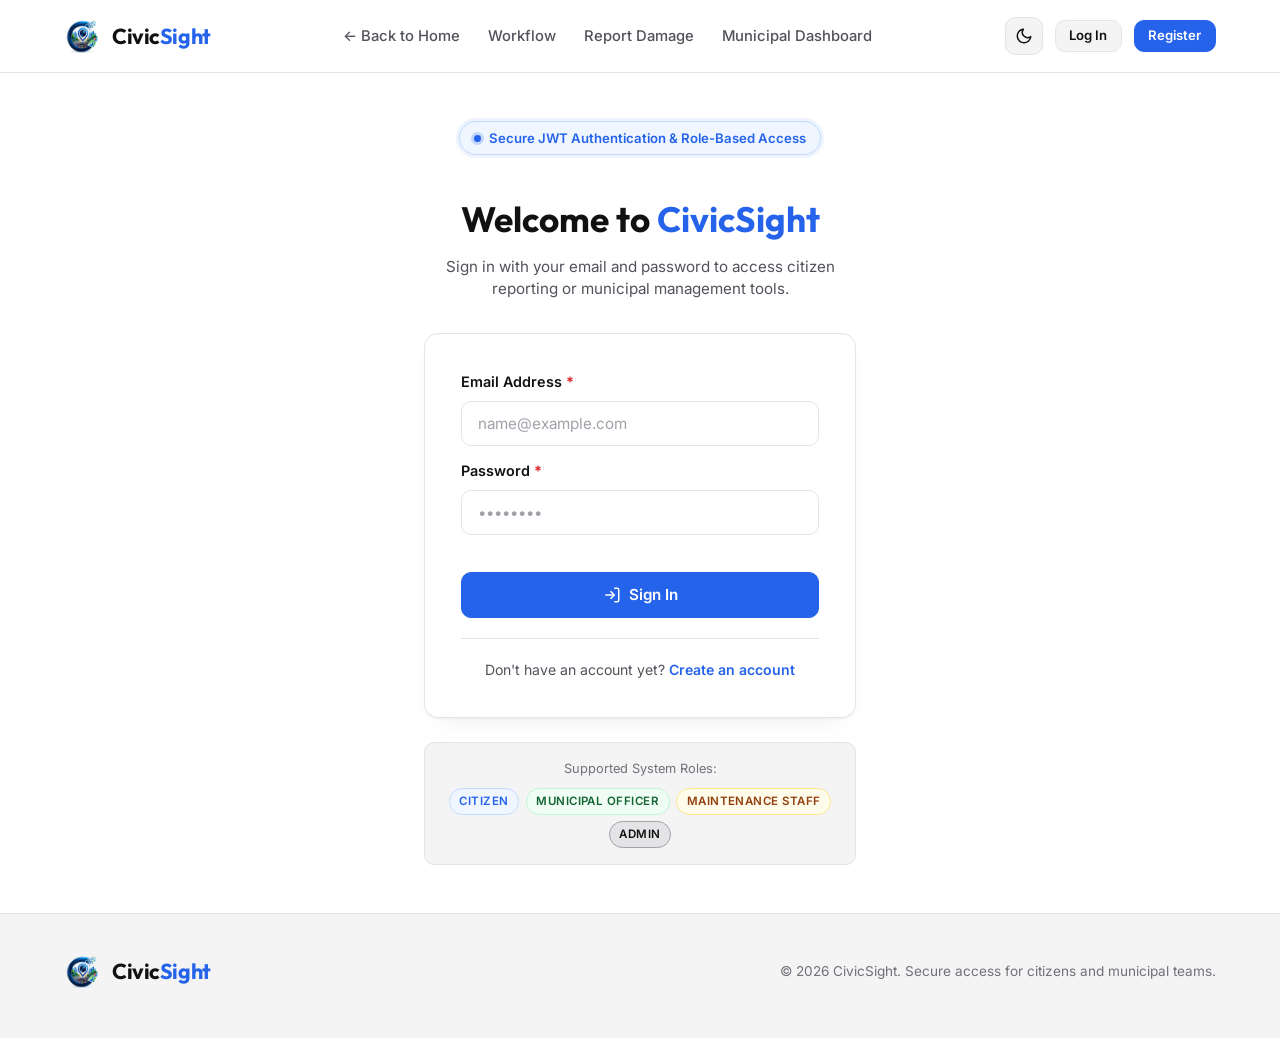
<file: frontend/pages/login.html>
<!DOCTYPE html>
<html lang="en">
<head>
  <meta charset="UTF-8">
  <meta name="viewport" content="width=device-width, initial-scale=1.0">
  <title>Sign In — CivicSight</title>
  <meta name="description" content="Sign in to CivicSight to submit road damage reports, review triage queues, or coordinate maintenance assignments.">
  <link rel="preconnect" href="https://fonts.googleapis.com">
  <link rel="preconnect" href="https://fonts.gstatic.com" crossorigin>
  <link href="https://fonts.googleapis.com/css2?family=Inter:wght@400;500;600;700&family=Outfit:wght@600;700;800&display=swap" rel="stylesheet">
  <link rel="stylesheet" href="../css/style.css">
  <link rel="icon" type="image/png" href="../assets/favicon.png">
  <script src="../js/theme.js"></script>
</head>
<body>

  <!-- Navigation Bar -->
  <header class="navbar">
    <div class="container navbar-inner">
      <a href="../index.html" class="brand" aria-label="CivicSight Home">
        <img src="../assets/logo-icon.png" alt="CivicSight Logo">
        <span class="brand-text">Civic<span>Sight</span></span>
      </a>

      <nav>
        <ul class="nav-links" id="navLinks">
          <li><a href="../index.html" class="nav-link">&larr; Back to Home</a></li>
          <li><a href="../index.html#workflow" class="nav-link">Workflow</a></li>
          <li><a href="report.html" class="nav-link">Report Damage</a></li>
          <li><a href="dashboard.html" class="nav-link">Municipal Dashboard</a></li>
        </ul>
      </nav>

      <div class="navbar-right">
        <button type="button" class="theme-toggle-btn" id="themeToggleBtn" aria-label="Toggle theme">
          <!-- Icon injected by theme.js -->
        </button>
        <div class="nav-actions">
          <a href="register.html" class="btn btn-primary btn-sm">Register</a>
        </div>
        <button class="mobile-menu-toggle" id="mobileMenuToggle" aria-label="Toggle navigation menu">
          &#9776;
        </button>
      </div>
    </div>
  </header>

  <!-- Main Login Container -->
  <main class="auth-main">
    <div class="container auth-container">
      
      <!-- Page Header -->
      <div class="auth-header text-center">
        <div class="badge-pill">
          <span class="badge-dot"></span>
          <span>Secure JWT Authentication & Role-Based Access</span>
        </div>
        <h1 class="auth-title">Welcome to <span class="accent-text">CivicSight</span></h1>
        <p class="auth-subtitle">
          Sign in with your email and password to access citizen reporting or municipal management tools.
        </p>
      </div>

      <!-- Login Card -->
      <div class="auth-card">
        
        <!-- Error Alert Banner -->
        <div class="auth-alert alert-error" id="loginErrorBanner" style="display: none;">
          <svg width="20" height="20" viewBox="0 0 24 24" fill="none" stroke="currentColor" stroke-width="2">
            <circle cx="12" cy="12" r="10"></circle>
            <line x1="12" y1="8" x2="12" y2="12"></line>
            <line x1="12" y1="16" x2="12.01" y2="16"></line>
          </svg>
          <span id="loginErrorMessage">Invalid email or password.</span>
        </div>

        <!-- Success Alert Banner -->
        <div class="auth-alert alert-success" id="loginSuccessBanner" style="display: none;">
          <svg width="20" height="20" viewBox="0 0 24 24" fill="none" stroke="currentColor" stroke-width="2">
            <path d="M22 11.08V12a10 10 0 1 1-5.93-9.14"></path>
            <polyline points="22 4 12 14.01 9 11.01"></polyline>
          </svg>
          <span id="loginSuccessMessage">Authentication successful! Redirecting...</span>
        </div>

        <form id="loginForm" novalidate>
          
          <!-- Email Address -->
          <div class="form-group">
            <label for="loginEmail" class="form-label">Email Address <span class="label-required">*</span></label>
            <input 
              type="email" 
              id="loginEmail" 
              name="email" 
              class="form-input" 
              placeholder="name@example.com" 
              required
              autocomplete="email"
            >
            <span class="input-error-text" id="loginEmailError"></span>
          </div>

          <!-- Password -->
          <div class="form-group">
            <label for="loginPassword" class="form-label">Password <span class="label-required">*</span></label>
            <input 
              type="password" 
              id="loginPassword" 
              name="password" 
              class="form-input" 
              placeholder="••••••••" 
              required
              autocomplete="current-password"
            >
            <span class="input-error-text" id="loginPasswordError"></span>
          </div>

          <!-- Submit Button -->
          <div class="auth-actions">
            <button type="submit" class="btn btn-primary btn-block" id="loginSubmitBtn">
              <svg width="18" height="18" viewBox="0 0 24 24" fill="none" stroke="currentColor" stroke-width="2">
                <path d="M15 3h4a2 2 0 0 1 2 2v14a2 2 0 0 1-2 2h-4"></path>
                <polyline points="10 17 15 12 10 7"></polyline>
                <line x1="15" y1="12" x2="3" y2="12"></line>
              </svg>
              <span>Sign In</span>
            </button>
          </div>

        </form>

        <div class="auth-card-footer">
          <p>Don't have an account yet? <a href="register.html" class="link-highlight">Create an account</a></p>
        </div>

      </div>

      <!-- Quick Roles Reference helper box -->
      <div class="auth-roles-guide">
        <p class="guide-title">Supported System Roles:</p>
        <div class="guide-badges">
          <span class="user-role-badge role-citizen">Citizen</span>
          <span class="user-role-badge role-municipal-officer">Municipal Officer</span>
          <span class="user-role-badge role-maintenance-staff">Maintenance Staff</span>
          <span class="user-role-badge role-admin">Admin</span>
        </div>
      </div>

    </div>
  </main>

  <!-- Footer -->
  <footer class="footer">
    <div class="container">
      <div class="footer-inner">
        <div class="brand">
          <img src="../assets/logo-icon.png" alt="CivicSight Logo">
          <span class="brand-text">Civic<span>Sight</span></span>
        </div>
        <p class="footer-note">&copy; 2026 CivicSight. Secure access for citizens and municipal teams.</p>
      </div>
    </div>
  </footer>

  <!-- Toast Notification Container -->
  <div class="toast-container" id="toastContainer"></div>

  <script src="../js/auth.js"></script>
  <script>
    document.addEventListener('DOMContentLoaded', () => {
      const loginForm = document.getElementById('loginForm');
      const submitBtn = document.getElementById('loginSubmitBtn');
      const errorBanner = document.getElementById('loginErrorBanner');
      const errorMessage = document.getElementById('loginErrorMessage');
      const successBanner = document.getElementById('loginSuccessBanner');
      const successMessage = document.getElementById('loginSuccessMessage');

      const emailInput = document.getElementById('loginEmail');
      const passwordInput = document.getElementById('loginPassword');

      // Check query params for prefilled email from registration redirect
      const urlParams = new URLSearchParams(window.location.search);
      const prefillEmail = urlParams.get('registered_email');
      if (prefillEmail) {
        emailInput.value = decodeURIComponent(prefillEmail);
        passwordInput.focus();
        CivicSightAuth.showToast('Account created! Please enter your password to sign in.', 'info');
      }

      function hideAlerts() {
        errorBanner.style.display = 'none';
        successBanner.style.display = 'none';
        document.querySelectorAll('.input-error-text').forEach(el => el.textContent = '');
        document.querySelectorAll('.form-input').forEach(el => el.classList.remove('input-invalid'));
      }

      function showError(msg) {
        errorMessage.textContent = msg;
        errorBanner.style.display = 'flex';
      }

      loginForm.addEventListener('submit', async (e) => {
        e.preventDefault();
        hideAlerts();

        const email = emailInput.value.trim();
        const password = passwordInput.value;

        // Client-side quick check
        let hasError = false;
        if (!email) {
          document.getElementById('loginEmailError').textContent = 'Please enter your email.';
          emailInput.classList.add('input-invalid');
          hasError = true;
        }
        if (!password) {
          document.getElementById('loginPasswordError').textContent = 'Please enter your password.';
          passwordInput.classList.add('input-invalid');
          hasError = true;
        }

        if (hasError) {
          showError('Please fill in all required fields.');
          return;
        }

        submitBtn.disabled = true;
        submitBtn.classList.add('btn-loading');
        submitBtn.innerHTML = `<span>Signing in...</span>`;

        try {
          const authData = await CivicSightAuth.login(email, password);
          const userName = authData.user?.name || 'User';
          const userRole = authData.user?.role || 'Citizen';

          successMessage.textContent = `Welcome back, ${userName} (${userRole})!`;
          successBanner.style.display = 'flex';
          CivicSightAuth.showToast(`Logged in as ${userName} (${userRole})`, 'success');

          // Redirect to role-appropriate portal
          setTimeout(() => {
            const redirectParam = urlParams.get('redirect');
            if (userRole === 'Municipal Officer' || userRole === 'Admin') {
              window.location.href = (redirectParam && !redirectParam.includes('://')) ? redirectParam : 'dashboard.html';
            } else if (userRole === 'Maintenance Staff') {
              window.location.href = 'maintenance.html';
            } else {
              window.location.href = 'report.html';
            }
          }, 500);

        } catch (err) {
          showError(err.message || 'Invalid email or password.');
          CivicSightAuth.showToast(err.message || 'Login failed.', 'error');
        } finally {
          submitBtn.disabled = false;
          submitBtn.classList.remove('btn-loading');
          submitBtn.innerHTML = `
            <svg width="18" height="18" viewBox="0 0 24 24" fill="none" stroke="currentColor" stroke-width="2">
              <path d="M15 3h4a2 2 0 0 1 2 2v14a2 2 0 0 1-2 2h-4"></path>
              <polyline points="10 17 15 12 10 7"></polyline>
              <line x1="15" y1="12" x2="3" y2="12"></line>
            </svg>
            <span>Sign In</span>
          `;
        }
      });
    });
  </script>
</body>
</html>
</file>
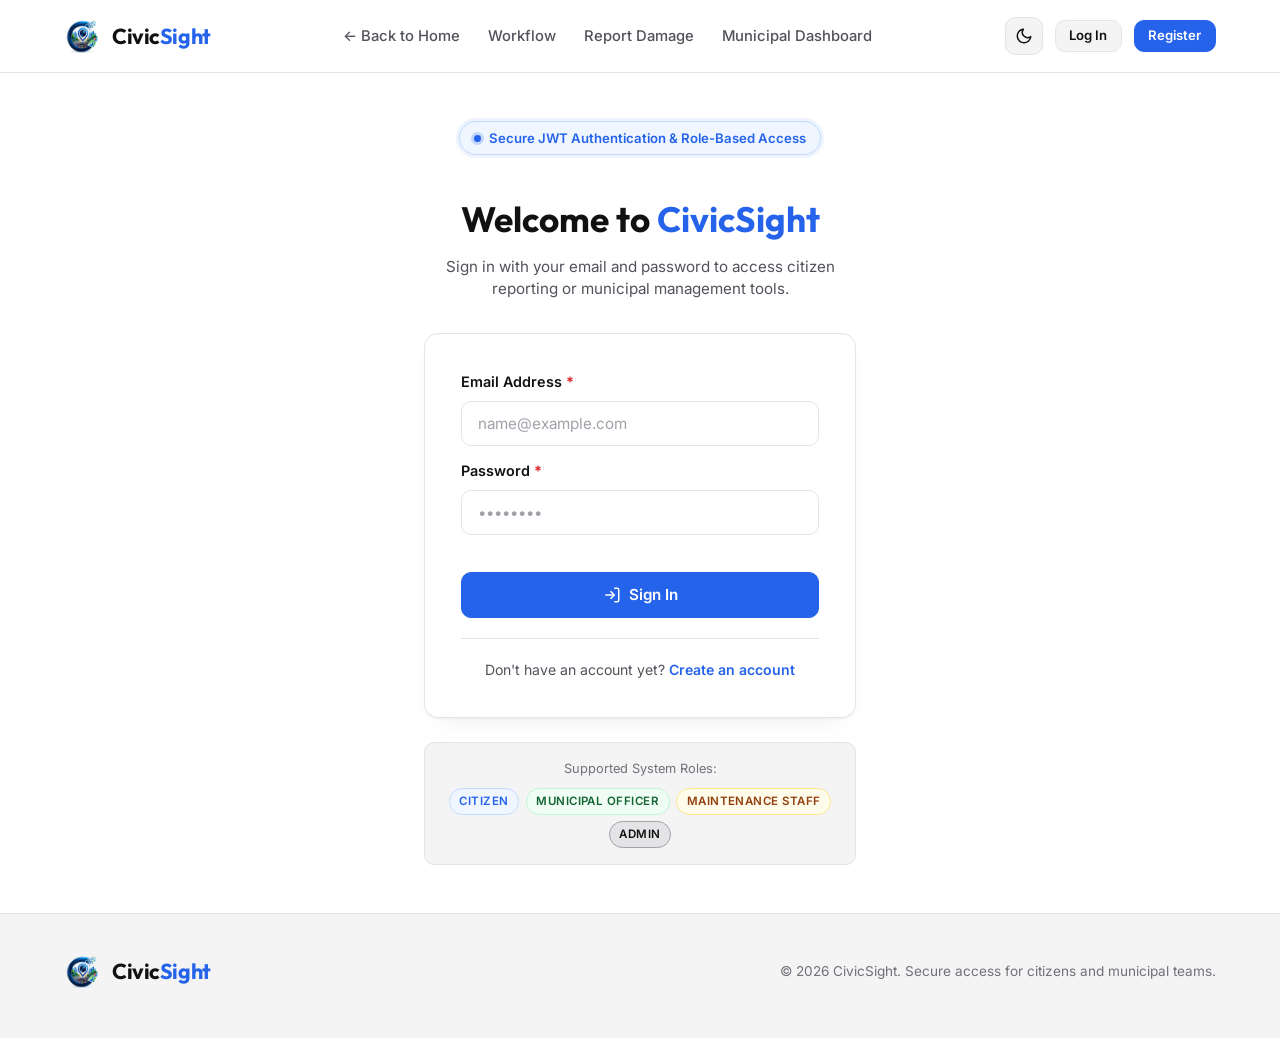
<file: frontend/pages/my-reports.html>
<!DOCTYPE html>
<html lang="en">
<head>
  <meta charset="UTF-8">
  <meta name="viewport" content="width=device-width, initial-scale=1.0">
  <title>Track My Reports — CivicSight Citizen Portal</title>
  <meta name="description" content="Track live municipal road repair progress, AI damage analysis, and verification status for all your submitted road hazard reports.">
  <link rel="preconnect" href="https://fonts.googleapis.com">
  <link rel="preconnect" href="https://fonts.gstatic.com" crossorigin>
  <link href="https://fonts.googleapis.com/css2?family=Inter:wght@400;500;600;700&family=Outfit:wght@600;700;800&display=swap" rel="stylesheet">
  
  <link rel="stylesheet" href="../css/style.css">
  <link rel="icon" type="image/png" href="../assets/favicon.png">
  
  <script src="../js/theme.js"></script>
</head>
<body>

  <!-- Navigation Bar -->
  <header class="navbar">
    <div class="container navbar-inner">
      <a href="../index.html" class="brand" aria-label="CivicSight Home">
        <img src="../assets/logo-icon.png" alt="CivicSight Logo">
        <span class="brand-text">Civic<span>Sight</span></span>
      </a>

      <nav>
        <ul class="nav-links" id="navLinks">
          <li><a href="../index.html" class="nav-link">&larr; Overview</a></li>
          <li><a href="report.html" class="nav-link">Report Damage</a></li>
          <li><a href="my-reports.html" class="nav-link active">Track My Reports</a></li>
        </ul>
      </nav>

      <div class="navbar-right">
        <button type="button" class="theme-toggle-btn" id="themeToggleBtn" aria-label="Toggle theme">
          <!-- Injected by theme.js -->
        </button>
        <div class="nav-actions">
          <!-- Injected by auth.js -->
        </div>
        <button class="mobile-menu-toggle" id="mobileMenuToggle" aria-label="Toggle navigation menu">
          &#9776;
        </button>
      </div>
    </div>
  </header>

  <!-- Main Citizen Portal Content -->
  <main class="dashboard-main">
    <div class="container">
      
      <!-- Page Header -->
      <div class="dashboard-header" style="margin-bottom: 2rem;">
        <div>
          <div class="badge-pill">
            <span class="badge-dot"></span>
            <span>Citizen Portal &bull; Live Work-Order Tracking</span>
          </div>
          <h1 class="page-title" style="margin-top: 0.5rem;">My Submitted Road Hazards</h1>
          <p class="section-subtitle" style="margin-top: 0.25rem;">
            Real-time status updates, AI damage classification, and municipal maintenance progress for your reports.
          </p>
        </div>
        
        <div style="display: flex; gap: 0.75rem; align-items: center; flex-wrap: wrap;">
          <button type="button" class="btn btn-secondary btn-sm" id="refreshBtn">
            <svg width="15" height="15" viewBox="0 0 24 24" fill="none" stroke="currentColor" stroke-width="2" stroke-linecap="round" stroke-linejoin="round">
              <polyline points="23 4 23 10 17 10"></polyline>
              <polyline points="1 20 1 14 7 14"></polyline>
              <path d="M3.51 9a9 9 0 0 1 14.85-3.36L23 10M1 14l4.64 4.36A9 9 0 0 0 20.49 15"></path>
            </svg>
            Refresh
          </button>
          <a href="report.html" class="btn btn-primary btn-sm">
            <svg width="15" height="15" viewBox="0 0 24 24" fill="none" stroke="currentColor" stroke-width="2" stroke-linecap="round" stroke-linejoin="round">
              <line x1="12" y1="5" x2="12" y2="19"></line>
              <line x1="5" y1="12" x2="19" y2="12"></line>
            </svg>
            Report New Hazard
          </a>
        </div>
      </div>

      <!-- Quick Metrics Summary Bar -->
      <div class="metrics-grid" style="grid-template-columns: repeat(auto-fit, minmax(200px, 1fr)); margin-bottom: 2rem;">
        <div class="metric-card">
          <span class="metric-label">Total Submitted</span>
          <span class="metric-value" id="metricTotal">0</span>
          <span class="metric-caption">All lifetime reports</span>
        </div>
        <div class="metric-card">
          <span class="metric-label">Awaiting Review</span>
          <span class="metric-value" id="metricPending" style="color: var(--color-warning);">0</span>
          <span class="metric-caption">Submitted &amp; Triaging</span>
        </div>
        <div class="metric-card">
          <span class="metric-label">In Maintenance</span>
          <span class="metric-value" id="metricActive" style="color: var(--accent-color);">0</span>
          <span class="metric-caption">Assigned / In Progress</span>
        </div>
        <div class="metric-card">
          <span class="metric-label">Repaired &amp; Closed</span>
          <span class="metric-value" id="metricClosed" style="color: var(--color-success);">0</span>
          <span class="metric-caption">Officially resolved</span>
        </div>
      </div>

      <!-- Filter Tabs Bar -->
      <div style="display: flex; gap: 0.5rem; border-bottom: 1px solid var(--border-color); margin-bottom: 1.5rem; flex-wrap: wrap;">
        <button type="button" class="btn btn-secondary btn-sm filter-tab active" data-tab="all" id="tabAllBtn">
          All Reports (<span id="countAll">0</span>)
        </button>
        <button type="button" class="btn btn-secondary btn-sm filter-tab" data-tab="active" id="tabActiveBtn">
          Active / In Progress (<span id="countActive">0</span>)
        </button>
        <button type="button" class="btn btn-secondary btn-sm filter-tab" data-tab="closed" id="tabClosedBtn">
          Closed / Repaired (<span id="countClosed">0</span>)
        </button>
        <button type="button" class="btn btn-secondary btn-sm filter-tab" data-tab="rejected" id="tabRejectedBtn">
          Rejected (<span id="countRejected">0</span>)
        </button>
      </div>

      <!-- Loading State -->
      <div id="reportsLoading" class="loading-state" style="display: block; padding: 4rem 1rem; text-align: center;">
        <div class="spinner" style="margin: 0 auto 1rem;"></div>
        <p style="color: var(--text-muted); font-size: 0.95rem;">Loading your reported road hazards from database...</p>
      </div>

      <!-- Empty State -->
      <div id="reportsEmpty" class="empty-state" style="display: none; padding: 4rem 1.5rem; text-align: center; border: 1px dashed var(--border-color); border-radius: var(--radius-lg); background: var(--surface-bg);">
        <div style="font-size: 3rem; margin-bottom: 1rem;">🛣️</div>
        <h3 style="margin-bottom: 0.5rem;">No Road Hazard Reports Found</h3>
        <p style="color: var(--text-muted); max-width: 480px; margin: 0 auto 1.5rem;">
          You haven't submitted any road hazard reports matching this category yet. When you report potholes or cracks, their live municipal triage and repair progress will appear here.
        </p>
        <a href="report.html" class="btn btn-primary">Report a Road Hazard</a>
      </div>

      <!-- Reports Grid Container -->
      <div id="reportsGrid" style="display: none; grid-template-columns: repeat(auto-fill, minmax(340px, 1fr)); gap: 1.5rem; margin-bottom: 3rem;">
        <!-- Injected dynamically by my-reports.js -->
      </div>

    </div>
  </main>

  <!-- Citizen Deep Inspection & Timeline Modal -->
  <div class="modal-overlay" id="citizenDetailModal" role="dialog" aria-modal="true" aria-labelledby="modalDetailTitle">
    <div class="modal-card modal-lg" style="max-width: 860px; max-height: 90vh; display: flex; flex-direction: column;">
      
      <!-- Modal Header -->
      <div class="modal-header" style="border-bottom: 1px solid var(--border-color); padding: 1.25rem 1.5rem; display: flex; justify-content: space-between; align-items: center;">
        <div>
          <div style="display: flex; gap: 0.5rem; align-items: center;">
            <h3 id="modalDetailTitle" style="margin: 0; font-size: 1.25rem;">Report Inspection</h3>
            <span id="modalDetailStatusBadge" class="status-badge status-submitted">
              <span class="status-badge-dot"></span>
              <span id="modalDetailStatusText">Submitted</span>
            </span>
          </div>
          <p id="modalDetailSubheader" style="color: var(--text-muted); font-size: 0.85rem; margin-top: 0.25rem; margin-bottom: 0;">
            Report #0 &bull; Submitted on ...
          </p>
        </div>
        <button type="button" class="modal-close-btn" id="closeDetailModalBtn" aria-label="Close modal">&times;</button>
      </div>

      <!-- Modal Body (Scrollable) -->
      <div class="modal-body" style="padding: 1.5rem; overflow-y: auto; flex: 1;">
        
        <!-- Rejection / Rework Callout if applicable -->
        <div id="modalAlertBanner" style="display: none; margin-bottom: 1.25rem; padding: 1rem 1.25rem; border-radius: var(--radius-md); font-size: 0.9rem;">
          <!-- Dynamically populated -->
        </div>

        <!-- Before / After Repair Photos Grid (when repair evidence is available) -->
        <div id="modalBeforeAfterWrap" style="display: none; margin-bottom: 1.5rem; padding: 1.25rem; background: var(--surface-bg); border: 1px solid var(--border-color); border-radius: var(--radius-md);">
          <h4 style="font-size: 0.95rem; margin-top: 0; margin-bottom: 1rem; text-transform: uppercase; letter-spacing: 0.05em; color: var(--text-muted);">
            Repair Verification Evidence (Side-by-Side)
          </h4>
          <div style="display: grid; grid-template-columns: 1fr 1fr; gap: 1rem;">
            <div>
              <span style="display: block; font-size: 0.75rem; font-weight: 700; color: var(--color-danger); margin-bottom: 0.35rem; text-transform: uppercase;">
                1. Initial Reported Damage
              </span>
              <div style="border-radius: var(--radius-md); overflow: hidden; background: #000; height: 200px; display: flex; align-items: center; justify-content: center;">
                <img id="modalBeforeImg" src="" alt="Reported road damage" style="width: 100%; height: 100%; object-fit: contain;">
              </div>
            </div>
            <div>
              <span style="display: block; font-size: 0.75rem; font-weight: 700; color: var(--color-success); margin-bottom: 0.35rem; text-transform: uppercase;">
                2. Completed Repair Evidence
              </span>
              <div style="border-radius: var(--radius-md); overflow: hidden; background: #000; height: 200px; display: flex; align-items: center; justify-content: center;">
                <img id="modalAfterImg" src="" alt="Completed repair evidence" style="width: 100%; height: 100%; object-fit: contain;">
              </div>
            </div>
          </div>
        </div>

        <!-- AI Damage Assessment Slot (Rendered via CivicSightMLViewer) -->
        <div id="modalMLViewerSlot" style="margin-bottom: 1.5rem;">
          <!-- Rendered dynamically -->
        </div>

        <!-- Location & Hazard Details Grid -->
        <div style="display: grid; grid-template-columns: repeat(auto-fit, minmax(220px, 1fr)); gap: 1rem; margin-bottom: 1.5rem; background: var(--surface-bg); padding: 1.25rem; border-radius: var(--radius-md); border: 1px solid var(--border-color);">
          <div>
            <strong style="display: block; font-size: 0.75rem; color: var(--text-muted); text-transform: uppercase;">Mapped Location</strong>
            <span id="modalLocationText" style="font-size: 0.9rem; font-weight: 500;">San Francisco, CA</span>
          </div>
          <div>
            <strong style="display: block; font-size: 0.75rem; color: var(--text-muted); text-transform: uppercase;">GPS Coordinates</strong>
            <span id="modalCoordsText" style="font-size: 0.9rem; font-family: monospace;">37.7749°, -122.4194°</span>
          </div>
          <div>
            <strong style="display: block; font-size: 0.75rem; color: var(--text-muted); text-transform: uppercase;">Triage Priority</strong>
            <span id="modalPriorityText" style="font-size: 0.9rem; font-weight: 600;">MEDIUM</span>
          </div>
          <div>
            <strong style="display: block; font-size: 0.75rem; color: var(--text-muted); text-transform: uppercase;">Assigned Maintenance Crew</strong>
            <span id="modalCrewText" style="font-size: 0.9rem; font-weight: 500; color: var(--text-secondary);">Awaiting Officer Assignment</span>
          </div>
        </div>

        <!-- Citizen Description Note -->
        <div style="margin-bottom: 1.5rem;">
          <strong style="display: block; font-size: 0.8rem; color: var(--text-muted); text-transform: uppercase; margin-bottom: 0.35rem;">
            Your Problem Description
          </strong>
          <p id="modalDescriptionText" style="font-size: 0.95rem; line-height: 1.5; background: var(--surface-bg); padding: 0.85rem 1rem; border-radius: var(--radius-md); border: 1px solid var(--border-color); margin: 0;">
            --
          </p>
        </div>

        <!-- Chronological Status Update History Timeline -->
        <div>
          <strong style="display: block; font-size: 0.85rem; color: var(--text-primary); text-transform: uppercase; letter-spacing: 0.05em; margin-bottom: 0.75rem;">
            Municipal Progress &amp; Audit Timeline
          </strong>
          <div id="modalTimeline" class="timeline-container" style="border-left: 2px solid var(--border-color); padding-left: 1.25rem; margin-left: 0.5rem;">
            <!-- Injected dynamically by my-reports.js -->
          </div>
        </div>

      </div>

      <!-- Modal Footer -->
      <div class="modal-footer" style="border-top: 1px solid var(--border-color); padding: 1rem 1.5rem; display: flex; justify-content: flex-end;">
        <button type="button" class="btn btn-secondary btn-sm" id="closeDetailModalFooterBtn">Close</button>
      </div>

    </div>
  </div>

  <!-- Scripts -->
  <script src="../js/auth.js"></script>
  <script src="../js/ml-viewer.js"></script>
  <script src="../js/my-reports.js"></script>
</body>
</html>
</file>
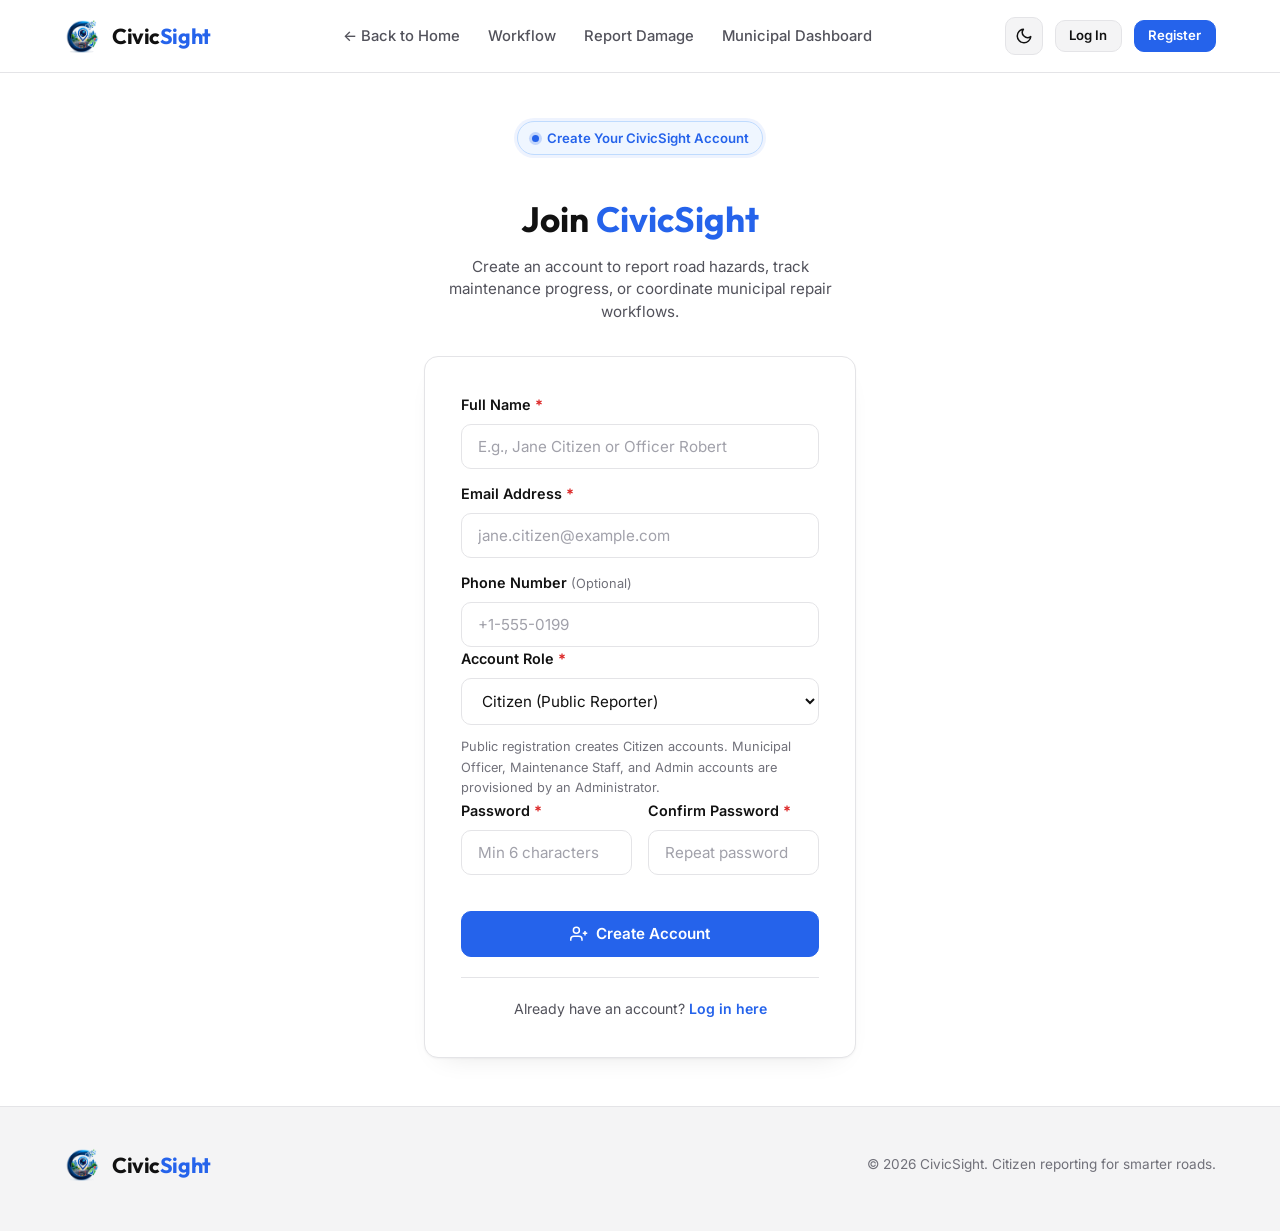
<file: frontend/pages/register.html>
<!DOCTYPE html>
<html lang="en">
<head>
  <meta charset="UTF-8">
  <meta name="viewport" content="width=device-width, initial-scale=1.0">
  <title>Create an Account — CivicSight</title>
  <meta name="description" content="Register for CivicSight to report road hazards, track repair statuses, or manage municipal operations with role-based access.">
  <link rel="preconnect" href="https://fonts.googleapis.com">
  <link rel="preconnect" href="https://fonts.gstatic.com" crossorigin>
  <link href="https://fonts.googleapis.com/css2?family=Inter:wght@400;500;600;700&family=Outfit:wght@600;700;800&display=swap" rel="stylesheet">
  <link rel="stylesheet" href="../css/style.css">
  <link rel="icon" type="image/png" href="../assets/favicon.png">
  <script src="../js/theme.js"></script>
</head>
<body>

  <!-- Navigation Bar -->
  <header class="navbar">
    <div class="container navbar-inner">
      <a href="../index.html" class="brand" aria-label="CivicSight Home">
        <img src="../assets/logo-icon.png" alt="CivicSight Logo">
        <span class="brand-text">Civic<span>Sight</span></span>
      </a>

      <nav>
        <ul class="nav-links" id="navLinks">
          <li><a href="../index.html" class="nav-link">&larr; Back to Home</a></li>
          <li><a href="../index.html#workflow" class="nav-link">Workflow</a></li>
          <li><a href="report.html" class="nav-link">Report Damage</a></li>
          <li><a href="dashboard.html" class="nav-link">Municipal Dashboard</a></li>
        </ul>
      </nav>

      <div class="navbar-right">
        <button type="button" class="theme-toggle-btn" id="themeToggleBtn" aria-label="Toggle theme">
          <!-- Icon injected by theme.js -->
        </button>
        <div class="nav-actions">
          <a href="login.html" class="btn btn-secondary btn-sm">Log In</a>
        </div>
        <button class="mobile-menu-toggle" id="mobileMenuToggle" aria-label="Toggle navigation menu">
          &#9776;
        </button>
      </div>
    </div>
  </header>

  <!-- Main Registration Container -->
  <main class="auth-main">
    <div class="container auth-container">
      
      <!-- Page Header -->
      <div class="auth-header text-center">
        <div class="badge-pill">
          <span class="badge-dot"></span>
          <span>Create Your CivicSight Account</span>
        </div>
        <h1 class="auth-title">Join <span class="accent-text">CivicSight</span></h1>
        <p class="auth-subtitle">
          Create an account to report road hazards, track maintenance progress, or coordinate municipal repair workflows.
        </p>
      </div>

      <!-- Registration Form Card -->
      <div class="auth-card">
        
        <!-- Error Alert Banner -->
        <div class="auth-alert alert-error" id="authErrorBanner" style="display: none;">
          <svg width="20" height="20" viewBox="0 0 24 24" fill="none" stroke="currentColor" stroke-width="2">
            <circle cx="12" cy="12" r="10"></circle>
            <line x1="12" y1="8" x2="12" y2="12"></line>
            <line x1="12" y1="16" x2="12.01" y2="16"></line>
          </svg>
          <span id="authErrorMessage"></span>
        </div>

        <!-- Success Alert Banner -->
        <div class="auth-alert alert-success" id="authSuccessBanner" style="display: none;">
          <svg width="20" height="20" viewBox="0 0 24 24" fill="none" stroke="currentColor" stroke-width="2">
            <path d="M22 11.08V12a10 10 0 1 1-5.93-9.14"></path>
            <polyline points="22 4 12 14.01 9 11.01"></polyline>
          </svg>
          <span id="authSuccessMessage">Account created successfully! Redirecting to login...</span>
        </div>

        <form id="registerForm" novalidate>
          
          <!-- Full Name -->
          <div class="form-group">
            <label for="regName" class="form-label">Full Name <span class="label-required">*</span></label>
            <input 
              type="text" 
              id="regName" 
              name="name" 
              class="form-input" 
              placeholder="E.g., Jane Citizen or Officer Robert" 
              required
              autocomplete="name"
            >
            <span class="input-error-text" id="nameError"></span>
          </div>

          <!-- Email Address -->
          <div class="form-group">
            <label for="regEmail" class="form-label">Email Address <span class="label-required">*</span></label>
            <input 
              type="email" 
              id="regEmail" 
              name="email" 
              class="form-input" 
              placeholder="jane.citizen@example.com" 
              required
              autocomplete="email"
            >
            <span class="input-error-text" id="emailError"></span>
          </div>

          <!-- Phone Number (Optional) -->
          <div class="form-group">
            <label for="regPhone" class="form-label">Phone Number <span class="label-optional">(Optional)</span></label>
            <input 
              type="tel" 
              id="regPhone" 
              name="phone" 
              class="form-input" 
              placeholder="+1-555-0199"
              autocomplete="tel"
            >
          </div>

          <!-- System Role (Public registration creates Citizen accounts only) -->
          <div class="form-group">
            <label for="regRole" class="form-label">Account Role <span class="label-required">*</span></label>
            <select id="regRole" name="role" class="form-select" required>
              <option value="Citizen" selected>Citizen (Public Reporter)</option>
            </select>
            <p class="field-hint">Public registration creates Citizen accounts. Municipal Officer, Maintenance Staff, and Admin accounts are provisioned by an Administrator.</p>
          </div>

          <!-- Password & Confirm Password Row -->
          <div class="form-row-2">
            <div class="form-group">
              <label for="regPassword" class="form-label">Password <span class="label-required">*</span></label>
              <input 
                type="password" 
                id="regPassword" 
                name="password" 
                class="form-input" 
                placeholder="Min 6 characters" 
                required
                autocomplete="new-password"
              >
              <span class="input-error-text" id="passwordError"></span>
            </div>

            <div class="form-group">
              <label for="regConfirmPassword" class="form-label">Confirm Password <span class="label-required">*</span></label>
              <input 
                type="password" 
                id="regConfirmPassword" 
                name="confirm_password" 
                class="form-input" 
                placeholder="Repeat password" 
                required
                autocomplete="new-password"
              >
              <span class="input-error-text" id="confirmPasswordError"></span>
            </div>
          </div>

          <!-- Submit Button -->
          <div class="auth-actions">
            <button type="submit" class="btn btn-primary btn-block" id="registerSubmitBtn">
              <svg width="18" height="18" viewBox="0 0 24 24" fill="none" stroke="currentColor" stroke-width="2">
                <path d="M16 21v-2a4 4 0 0 0-4-4H5a4 4 0 0 0-4 4v2"></path>
                <circle cx="8.5" cy="7" r="4"></circle>
                <line x1="20" y1="8" x2="20" y2="14"></line>
                <line x1="23" y1="11" x2="17" y2="11"></line>
              </svg>
              <span>Create Account</span>
            </button>
          </div>

        </form>

        <div class="auth-card-footer">
          <p>Already have an account? <a href="login.html" class="link-highlight">Log in here</a></p>
        </div>

      </div>
    </div>
  </main>

  <!-- Footer -->
  <footer class="footer">
    <div class="container">
      <div class="footer-inner">
        <div class="brand">
          <img src="../assets/logo-icon.png" alt="CivicSight Logo">
          <span class="brand-text">Civic<span>Sight</span></span>
        </div>
        <p class="footer-note">&copy; 2026 CivicSight. Citizen reporting for smarter roads.</p>
      </div>
    </div>
  </footer>

  <!-- Toast Notification Container -->
  <div class="toast-container" id="toastContainer"></div>

  <script src="../js/auth.js"></script>
  <script>
    document.addEventListener('DOMContentLoaded', () => {
      const registerForm = document.getElementById('registerForm');
      const submitBtn = document.getElementById('registerSubmitBtn');
      const errorBanner = document.getElementById('authErrorBanner');
      const errorMessage = document.getElementById('authErrorMessage');
      const successBanner = document.getElementById('authSuccessBanner');
      const successMessage = document.getElementById('authSuccessMessage');

      const nameInput = document.getElementById('regName');
      const emailInput = document.getElementById('regEmail');
      const phoneInput = document.getElementById('regPhone');
      const roleSelect = document.getElementById('regRole');
      const passwordInput = document.getElementById('regPassword');
      const confirmPasswordInput = document.getElementById('regConfirmPassword');

      function hideAlerts() {
        errorBanner.style.display = 'none';
        successBanner.style.display = 'none';
        document.querySelectorAll('.input-error-text').forEach(el => el.textContent = '');
        document.querySelectorAll('.form-input').forEach(el => el.classList.remove('input-invalid'));
      }

      function showError(msg) {
        errorMessage.textContent = msg;
        errorBanner.style.display = 'flex';
      }

      function validateClientSide() {
        hideAlerts();
        let isValid = true;

        // Name validation
        if (!nameInput.value.trim()) {
          document.getElementById('nameError').textContent = 'Please enter your full name.';
          nameInput.classList.add('input-invalid');
          isValid = false;
        }

        // Email validation
        const emailRegex = /^[^\s@]+@[^\s@]+\.[^\s@]+$/;
        if (!emailInput.value.trim()) {
          document.getElementById('emailError').textContent = 'Please enter your email address.';
          emailInput.classList.add('input-invalid');
          isValid = false;
        } else if (!emailRegex.test(emailInput.value.trim())) {
          document.getElementById('emailError').textContent = 'Please enter a valid email format.';
          emailInput.classList.add('input-invalid');
          isValid = false;
        }

        // Password validation
        if (!passwordInput.value) {
          document.getElementById('passwordError').textContent = 'Password is required.';
          passwordInput.classList.add('input-invalid');
          isValid = false;
        } else if (passwordInput.value.length < 6) {
          document.getElementById('passwordError').textContent = 'Password must be at least 6 characters.';
          passwordInput.classList.add('input-invalid');
          isValid = false;
        }

        // Confirm password
        if (passwordInput.value !== confirmPasswordInput.value) {
          document.getElementById('confirmPasswordError').textContent = 'Passwords do not match.';
          confirmPasswordInput.classList.add('input-invalid');
          isValid = false;
        }

        return isValid;
      }

      registerForm.addEventListener('submit', async (e) => {
        e.preventDefault();

        // 1. Client-side UX validation
        if (!validateClientSide()) {
          showError('Please fix the highlighted form errors.');
          return;
        }

        // 2. Submit to Backend API
        submitBtn.disabled = true;
        submitBtn.classList.add('btn-loading');
        submitBtn.innerHTML = `<span>Creating Account...</span>`;

        try {
          const payload = {
            name: nameInput.value.trim(),
            email: emailInput.value.trim(),
            phone: phoneInput.value.trim() || null,
            role: roleSelect.value,
            password: passwordInput.value,
          };

          const user = await CivicSightAuth.register(payload);
          successMessage.textContent = `Account created for ${user.name} (${user.role})! Redirecting to login...`;
          successBanner.style.display = 'flex';
          CivicSightAuth.showToast('Registration successful! Please sign in.', 'success');

          // Redirect to login page after short pause
          setTimeout(() => {
            window.location.href = `login.html?registered_email=${encodeURIComponent(user.email)}`;
          }, 1400);

        } catch (err) {
          showError(err.message || 'An error occurred during registration.');
          CivicSightAuth.showToast(err.message || 'Registration failed.', 'error');
        } finally {
          submitBtn.disabled = false;
          submitBtn.classList.remove('btn-loading');
          submitBtn.innerHTML = `
            <svg width="18" height="18" viewBox="0 0 24 24" fill="none" stroke="currentColor" stroke-width="2">
              <path d="M16 21v-2a4 4 0 0 0-4-4H5a4 4 0 0 0-4 4v2"></path>
              <circle cx="8.5" cy="7" r="4"></circle>
              <line x1="20" y1="8" x2="20" y2="14"></line>
              <line x1="23" y1="11" x2="17" y2="11"></line>
            </svg>
            <span>Create Account</span>
          `;
        }
      });
    });
  </script>
</body>
</html>
</file>
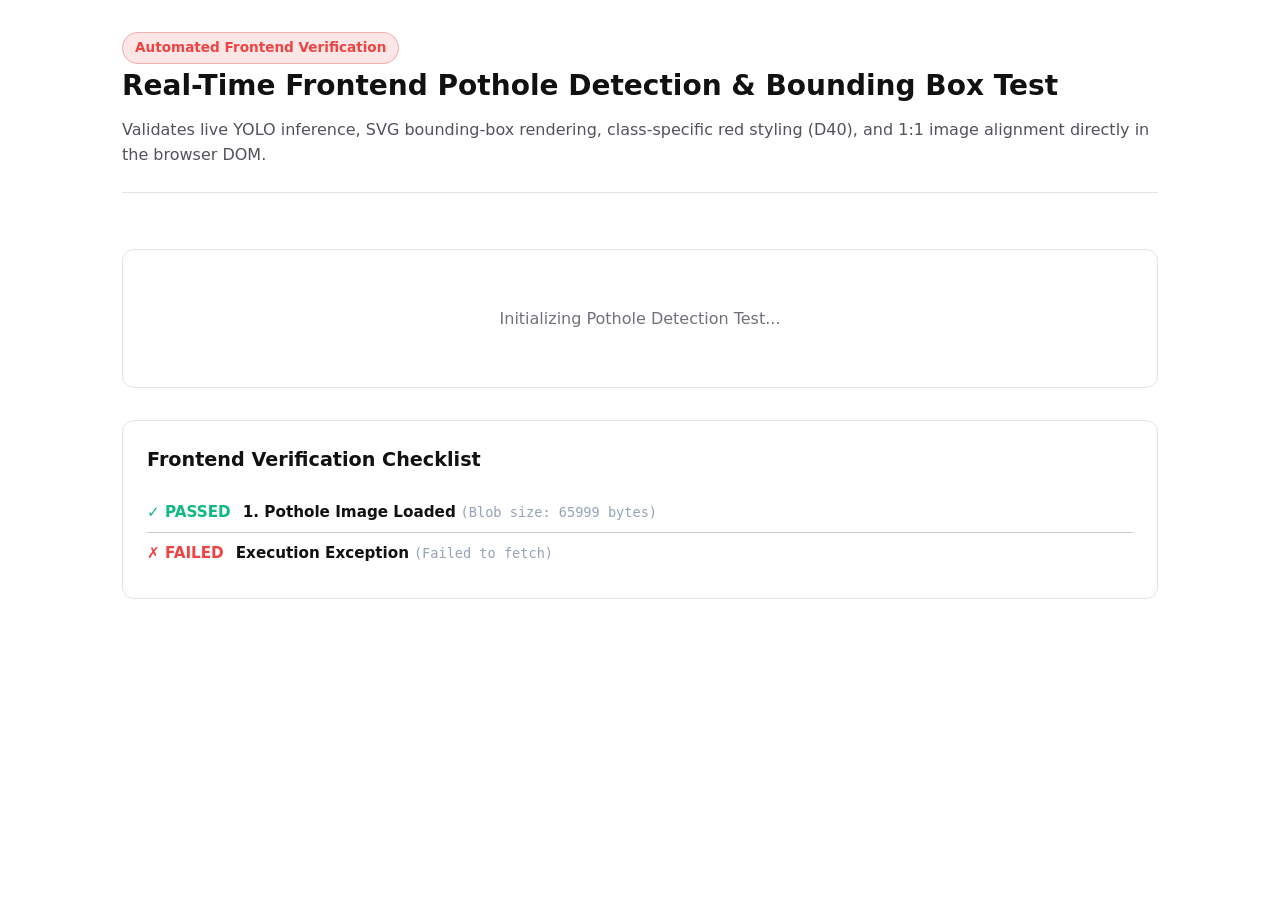
<file: frontend/pages/test_pothole_frontend.html>
<!DOCTYPE html>
<html lang="en">
<head>
  <meta charset="UTF-8">
  <meta name="viewport" content="width=device-width, initial-scale=1.0">
  <title>CivicSight — Frontend Pothole Detection Test</title>
  <link rel="stylesheet" href="../css/style.css">
  <style>
    body {
      background: var(--bg-primary, #0f172a);
      color: var(--text-primary, #f8fafc);
      font-family: var(--font-main, system-ui, sans-serif);
      padding: 2rem;
      max-width: 1100px;
      margin: 0 auto;
    }
    .test-header {
      margin-bottom: 2rem;
      border-bottom: 1px solid var(--border-color, #334155);
      padding-bottom: 1.5rem;
    }
    .test-header h1 {
      margin: 0 0 0.5rem 0;
      font-size: 1.75rem;
      color: var(--text-primary, #f8fafc);
    }
    .test-badge {
      display: inline-block;
      padding: 0.25rem 0.75rem;
      border-radius: 9999px;
      font-weight: 600;
      font-size: 0.85rem;
      background: #ef444422;
      color: #ef4444;
      border: 1px solid #ef444455;
    }
    .test-results-card {
      background: var(--bg-card, #1e293b);
      border: 1px solid var(--border-color, #334155);
      border-radius: 12px;
      padding: 1.5rem;
      margin-top: 2rem;
    }
    .test-step {
      display: flex;
      align-items: center;
      gap: 0.75rem;
      padding: 0.5rem 0;
      border-bottom: 1px solid #33415544;
      font-size: 0.95rem;
    }
    .test-step:last-child {
      border-bottom: none;
    }
    .icon-pass {
      color: #10b981;
      font-weight: bold;
    }
    .icon-fail {
      color: #ef4444;
      font-weight: bold;
    }
    .viewer-container-wrapper {
      background: var(--bg-card, #1e293b);
      border: 1px solid var(--border-color, #334155);
      border-radius: 12px;
      padding: 1.5rem;
      margin-top: 1.5rem;
    }
  </style>
</head>
<body>

  <div class="test-header">
    <span class="test-badge">Automated Frontend Verification</span>
    <h1>Real-Time Frontend Pothole Detection &amp; Bounding Box Test</h1>
    <p style="color: var(--text-secondary, #94a3b8); margin: 0.25rem 0 0 0;">
      Validates live YOLO inference, SVG bounding-box rendering, class-specific red styling (D40), and 1:1 image alignment directly in the browser DOM.
    </p>
  </div>

  <!-- Target Container where CivicSightMLViewer renders -->
  <div class="viewer-container-wrapper">
    <div id="potholeViewerContainer">
      <div style="padding: 2rem; text-align: center; color: var(--text-muted, #64748b);">
        <span>Initializing Pothole Detection Test...</span>
      </div>
    </div>
  </div>

  <!-- Test Results Log Card -->
  <div class="test-results-card">
    <h3 style="margin: 0 0 1rem 0; font-size: 1.2rem;">Frontend Verification Checklist</h3>
    <div id="testStepsLog">
      <div class="test-step"><span>Fetching sample pothole image and requesting inference...</span></div>
    </div>
  </div>

  <!-- Load CivicSight ML Viewer Component -->
  <script src="../js/ml-viewer.js"></script>

  <script>
    (async function runFrontendPotholeTest() {
      const logContainer = document.getElementById('testStepsLog');
      const targetSlot = document.getElementById('potholeViewerContainer');

      function logAssertion(description, passed, details = '') {
        const row = document.createElement('div');
        row.className = 'test-step';
        row.innerHTML = `
          <span class="${passed ? 'icon-pass' : 'icon-fail'}">${passed ? '✓ PASSED' : '✗ FAILED'}</span>
          <span><strong>${description}</strong> ${details ? `<code style="font-size: 0.85rem; color: #94a3b8;">(${details})</code>` : ''}</span>
        `;
        logContainer.appendChild(row);
        return passed;
      }

      try {
        logContainer.innerHTML = '';

        // 1. Fetch sample pothole image
        const imgUrl = '../assets/sample_pothole_d40.jpg';
        const imgBlob = await fetch(imgUrl).then(r => r.blob());
        const dataUri = await new Promise(resolve => {
          const reader = new FileReader();
          reader.onload = e => resolve(e.target.result);
          reader.readAsDataURL(imgBlob);
        });
        logAssertion('1. Pothole Image Loaded', true, `Blob size: ${imgBlob.size} bytes`);

        // 2. Execute live backend inference via /api/v1/reports/detect
        const formData = new FormData();
        formData.append('image', imgBlob, 'sample_pothole_d40.jpg');

        const apiResp = await fetch('http://127.0.0.1:8000/api/v1/reports/detect', {
          method: 'POST',
          body: formData
        });
        const detectData = await apiResp.json();
        const apiSuccess = apiResp.ok && detectData.ml_status === 'ML_COMPLETE';
        logAssertion('2. Live API Detection Call', apiSuccess, `HTTP ${apiResp.status}, ml_status: ${detectData.ml_status}`);

        // 3. Render results into DOM using CivicSightMLViewer
        const detections = (detectData.detections || []).map(d => ({
          type: d.type || d.detected_class,
          label: d.label || d.class_name,
          confidence: d.confidence,
          bbox: d.bbox,
          severity: d.severity,
          coordinates_pixel: d.coordinates_pixel,
        }));

        CivicSightMLViewer.render(targetSlot, {
          mlStatus: detectData.ml_status,
          imageUrl: dataUri,
          detections: detections,
          modelVersion: detectData.model_version || 'YOLOv8n-experiment2_week5',
          inferenceTimeMs: detectData.inference_time_ms,
          latitude: 37.774929,
          longitude: -122.419416,
          address: '4th Street & Market St, San Francisco, CA'
        });

        // 4. Assert Root Card & Title
        const cardComplete = targetSlot.querySelector('.ml-card-complete');
        logAssertion('3. Component Root Rendered', !!cardComplete, 'Class .ml-card-complete present');

        const titleEl = targetSlot.querySelector('.ml-viewer-title');
        const titleMatch = titleEl && titleEl.textContent.trim() === 'AI Damage Detection Results';
        logAssertion('4. Title Verification', titleMatch, 'AI Damage Detection Results');

        // 5. Assert Status Badge & Priority Level
        const statusBadge = targetSlot.querySelector('.status-badge');
        const hasDamageBadge = statusBadge && statusBadge.textContent.includes('Damage Detected');
        logAssertion('5. Detection Status Badge', hasDamageBadge, statusBadge?.textContent.trim());

        const priorityBadge = targetSlot.querySelector('.ml-severity-badge');
        const hasHighPriority = priorityBadge && priorityBadge.textContent.includes('HIGH PRIORITY');
        logAssertion('6. Municipal Triage Priority', hasHighPriority, priorityBadge?.textContent.trim());

        // 6. Assert Visual SVG Overlays & Bounding Boxes
        const svgOverlay = targetSlot.querySelector('#mlSvgOverlay');
        const bboxGroup = targetSlot.querySelector('.bbox-d40');
        const bboxRect = targetSlot.querySelector('.bbox-rect-d40');
        const bboxCorners = targetSlot.querySelector('.bbox-corners-d40');
        const bboxTagBg = targetSlot.querySelector('.bbox-tag-bg-d40');
        const bboxTagText = targetSlot.querySelector('.bbox-tag-text');

        const hasBBoxElements = !!(svgOverlay && bboxGroup && bboxRect && bboxCorners && bboxTagBg && bboxTagText);
        logAssertion('7. SVG Bounding Box Structure', hasBBoxElements, 'Group, Rect, Corners, Tag all found');

        // 7. Assert Class-Specific Crimson Red Color Styling (#ef4444)
        const rectStroke = bboxRect?.style?.stroke || '';
        const rectStrokeMatch = rectStroke.includes('239') || rectStroke.includes('ef4444');
        logAssertion('8. Bounding Box Color Coding', rectStrokeMatch, `Stroke color: ${rectStroke} (Expected Crimson Red #ef4444)`);

        // 8. Assert Detection Tag Content & Confidence
        const tagContent = bboxTagText ? bboxTagText.textContent.trim() : '';
        const tagValid = tagContent.startsWith('D40') && tagContent.includes('%');
        logAssertion('9. Defect Tag & Confidence Label', tagValid, `Rendered text: "${tagContent}"`);

        // 9. Assert Classified Defects List
        const listItems = targetSlot.querySelectorAll('.ml-detection-item');
        const firstItemCode = targetSlot.querySelector('.detection-code-chip')?.textContent.trim();
        const firstItemName = targetSlot.querySelector('.detection-name')?.textContent.trim();
        const firstItemConf = targetSlot.querySelector('.confidence-val')?.textContent.trim();
        const listValid = listItems.length >= 1 && firstItemCode === 'D40' && firstItemName === 'Pothole';
        logAssertion('10. Classified Defects Detail Card', listValid, `Class: ${firstItemCode}, Name: ${firstItemName}, Conf: ${firstItemConf}`);

        // 10. Assert Image 1:1 Pixel Containment Wrapper
        const imageWrapper = targetSlot.querySelector('#mlImageWrapper');
        const analyzedImage = targetSlot.querySelector('#mlAnalyzedImage');
        const imgWrapperValid = !!(imageWrapper && analyzedImage);
        logAssertion('11. 1:1 Image Containment Layout', imgWrapperValid, 'Image container verified');

        // Overall Final Status
        const allPassed = apiSuccess && !!cardComplete && titleMatch && hasDamageBadge && hasHighPriority && hasBBoxElements && rectStrokeMatch && tagValid && listValid;
        document.body.setAttribute('data-test-status', allPassed ? 'PASSED' : 'FAILED');

        const summaryRow = document.createElement('div');
        summaryRow.style.marginTop = '1rem';
        summaryRow.style.padding = '0.75rem 1rem';
        summaryRow.style.borderRadius = '8px';
        summaryRow.style.fontWeight = 'bold';
        summaryRow.style.background = allPassed ? '#10b98122' : '#ef444422';
        summaryRow.style.color = allPassed ? '#10b981' : '#ef4444';
        summaryRow.style.border = `1px solid ${allPassed ? '#10b98155' : '#ef444455'}`;
        summaryRow.innerHTML = allPassed
          ? '★ ALL 11 FRONTEND POTHOLE DETECTION ASSERTIONS VERIFIED SUCCESSFULLY!'
          : '⚠ ONE OR MORE FRONTEND ASSERTIONS FAILED.';
        logContainer.appendChild(summaryRow);

      } catch (err) {
        logAssertion('Execution Exception', false, err.message);
        document.body.setAttribute('data-test-status', 'ERROR: ' + err.message);
      }
    })();
  </script>
</body>
</html>
</file>
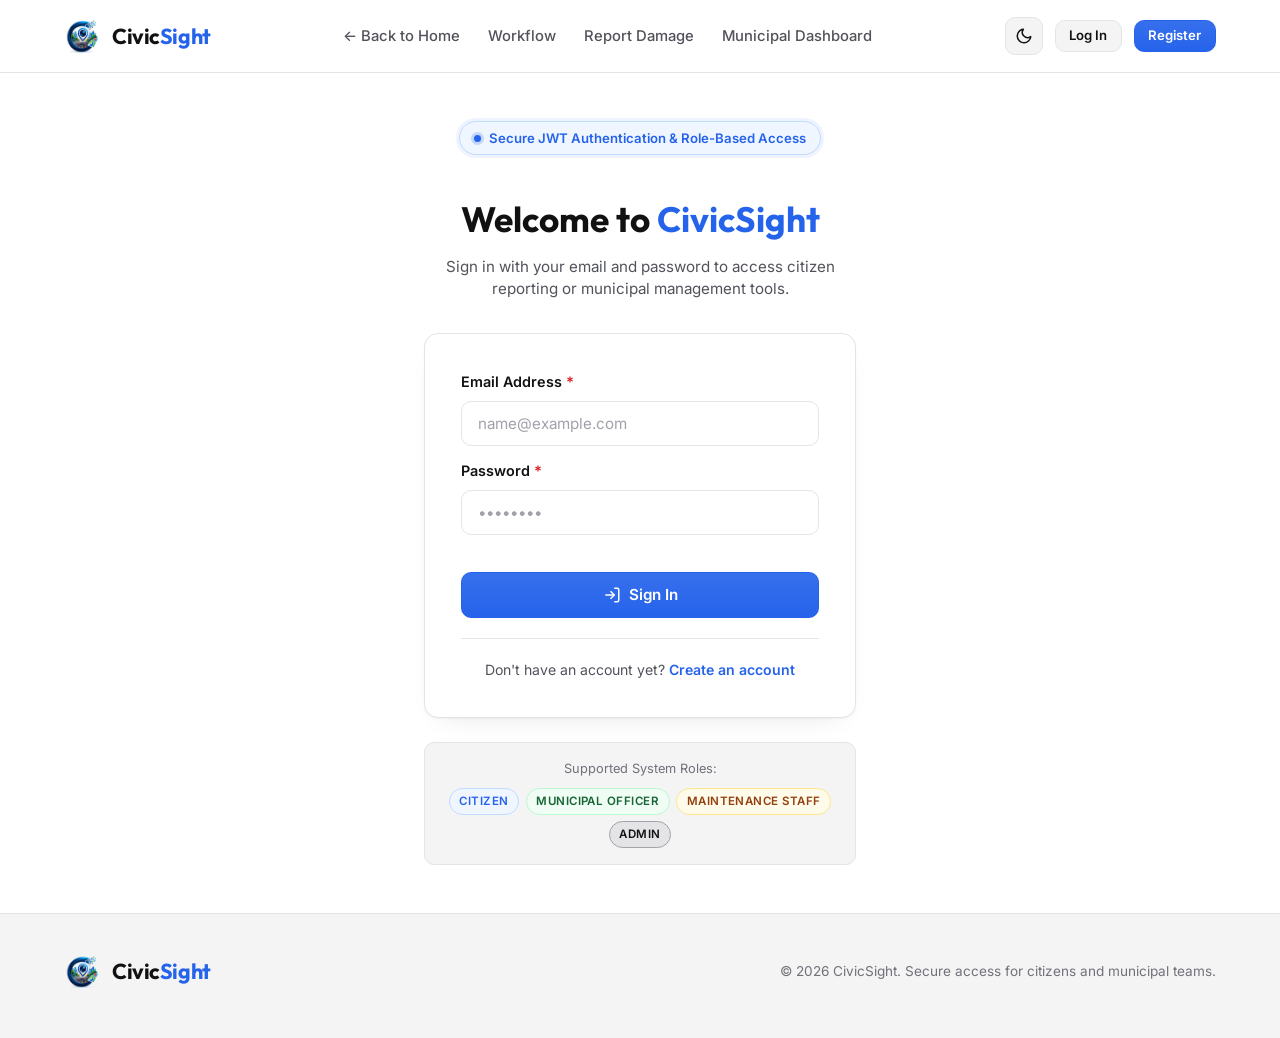
<file: CivicSight-main/frontend/pages/login.html>
<!DOCTYPE html>
<html lang="en">
<head>
  <meta charset="UTF-8">
  <meta name="viewport" content="width=device-width, initial-scale=1.0">
  <title>Sign In — CivicSight</title>
  <meta name="description" content="Sign in to CivicSight to submit road damage reports, review triage queues, or coordinate maintenance assignments.">
  <link rel="preconnect" href="https://fonts.googleapis.com">
  <link rel="preconnect" href="https://fonts.gstatic.com" crossorigin>
  <link href="https://fonts.googleapis.com/css2?family=Inter:wght@400;500;600;700&family=Outfit:wght@600;700;800&display=swap" rel="stylesheet">
  <link rel="stylesheet" href="../css/style.css">
  <link rel="icon" type="image/png" href="../assets/favicon.png">
  <script src="../js/theme.js"></script>
</head>
<body>

  <!-- Navigation Bar -->
  <header class="navbar">
    <div class="container navbar-inner">
      <a href="../index.html" class="brand" aria-label="CivicSight Home">
        <img src="../assets/logo-icon.png" alt="CivicSight Logo">
        <span class="brand-text">Civic<span>Sight</span></span>
      </a>

      <nav>
        <ul class="nav-links" id="navLinks">
          <li><a href="../index.html" class="nav-link">&larr; Back to Home</a></li>
          <li><a href="../index.html#workflow" class="nav-link">Workflow</a></li>
          <li><a href="report.html" class="nav-link">Report Damage</a></li>
          <li><a href="dashboard.html" class="nav-link">Municipal Dashboard</a></li>
        </ul>
      </nav>

      <div class="navbar-right">
        <button type="button" class="theme-toggle-btn" id="themeToggleBtn" aria-label="Toggle theme">
          <!-- Icon injected by theme.js -->
        </button>
        <div class="nav-actions">
          <a href="register.html" class="btn btn-primary btn-sm">Register</a>
        </div>
        <button class="mobile-menu-toggle" id="mobileMenuToggle" aria-label="Toggle navigation menu">
          &#9776;
        </button>
      </div>
    </div>
  </header>

  <!-- Main Login Container -->
  <main class="auth-main">
    <div class="container auth-container">
      
      <!-- Page Header -->
      <div class="auth-header text-center">
        <div class="badge-pill">
          <span class="badge-dot"></span>
          <span>Secure JWT Authentication & Role-Based Access</span>
        </div>
        <h1 class="auth-title">Welcome to <span class="accent-text">CivicSight</span></h1>
        <p class="auth-subtitle">
          Sign in with your email and password to access citizen reporting or municipal management tools.
        </p>
      </div>

      <!-- Login Card -->
      <div class="auth-card">
        
        <!-- Error Alert Banner -->
        <div class="auth-alert alert-error" id="loginErrorBanner" style="display: none;">
          <svg width="20" height="20" viewBox="0 0 24 24" fill="none" stroke="currentColor" stroke-width="2">
            <circle cx="12" cy="12" r="10"></circle>
            <line x1="12" y1="8" x2="12" y2="12"></line>
            <line x1="12" y1="16" x2="12.01" y2="16"></line>
          </svg>
          <span id="loginErrorMessage">Invalid email or password.</span>
        </div>

        <!-- Success Alert Banner -->
        <div class="auth-alert alert-success" id="loginSuccessBanner" style="display: none;">
          <svg width="20" height="20" viewBox="0 0 24 24" fill="none" stroke="currentColor" stroke-width="2">
            <path d="M22 11.08V12a10 10 0 1 1-5.93-9.14"></path>
            <polyline points="22 4 12 14.01 9 11.01"></polyline>
          </svg>
          <span id="loginSuccessMessage">Authentication successful! Redirecting...</span>
        </div>

        <form id="loginForm" novalidate>
          
          <!-- Email Address -->
          <div class="form-group">
            <label for="loginEmail" class="form-label">Email Address <span class="label-required">*</span></label>
            <input 
              type="email" 
              id="loginEmail" 
              name="email" 
              class="form-input" 
              placeholder="name@example.com" 
              required
              autocomplete="email"
            >
            <span class="input-error-text" id="loginEmailError"></span>
          </div>

          <!-- Password -->
          <div class="form-group">
            <label for="loginPassword" class="form-label">Password <span class="label-required">*</span></label>
            <input 
              type="password" 
              id="loginPassword" 
              name="password" 
              class="form-input" 
              placeholder="••••••••" 
              required
              autocomplete="current-password"
            >
            <span class="input-error-text" id="loginPasswordError"></span>
          </div>

          <!-- Submit Button -->
          <div class="auth-actions">
            <button type="submit" class="btn btn-primary btn-block" id="loginSubmitBtn">
              <svg width="18" height="18" viewBox="0 0 24 24" fill="none" stroke="currentColor" stroke-width="2">
                <path d="M15 3h4a2 2 0 0 1 2 2v14a2 2 0 0 1-2 2h-4"></path>
                <polyline points="10 17 15 12 10 7"></polyline>
                <line x1="15" y1="12" x2="3" y2="12"></line>
              </svg>
              <span>Sign In</span>
            </button>
          </div>

        </form>

        <div class="auth-card-footer">
          <p>Don't have an account yet? <a href="register.html" class="link-highlight">Create an account</a></p>
        </div>

      </div>

      <!-- Quick Roles Reference helper box -->
      <div class="auth-roles-guide">
        <p class="guide-title">Supported System Roles:</p>
        <div class="guide-badges">
          <span class="user-role-badge role-citizen">Citizen</span>
          <span class="user-role-badge role-municipal-officer">Municipal Officer</span>
          <span class="user-role-badge role-maintenance-staff">Maintenance Staff</span>
          <span class="user-role-badge role-admin">Admin</span>
        </div>
      </div>

    </div>
  </main>

  <!-- Footer -->
  <footer class="footer">
    <div class="container">
      <div class="footer-inner">
        <div class="brand">
          <img src="../assets/logo-icon.png" alt="CivicSight Logo">
          <span class="brand-text">Civic<span>Sight</span></span>
        </div>
        <p class="footer-note">&copy; 2026 CivicSight. Secure access for citizens and municipal teams.</p>
      </div>
    </div>
  </footer>

  <!-- Toast Notification Container -->
  <div class="toast-container" id="toastContainer"></div>

  <script src="../js/auth.js"></script>
  <script>
    document.addEventListener('DOMContentLoaded', () => {
      const loginForm = document.getElementById('loginForm');
      const submitBtn = document.getElementById('loginSubmitBtn');
      const errorBanner = document.getElementById('loginErrorBanner');
      const errorMessage = document.getElementById('loginErrorMessage');
      const successBanner = document.getElementById('loginSuccessBanner');
      const successMessage = document.getElementById('loginSuccessMessage');

      const emailInput = document.getElementById('loginEmail');
      const passwordInput = document.getElementById('loginPassword');

      // Check query params for prefilled email from registration redirect
      const urlParams = new URLSearchParams(window.location.search);
      const prefillEmail = urlParams.get('registered_email');
      if (prefillEmail) {
        emailInput.value = decodeURIComponent(prefillEmail);
        passwordInput.focus();
        CivicSightAuth.showToast('Account created! Please enter your password to sign in.', 'info');
      }

      function hideAlerts() {
        errorBanner.style.display = 'none';
        successBanner.style.display = 'none';
        document.querySelectorAll('.input-error-text').forEach(el => el.textContent = '');
        document.querySelectorAll('.form-input').forEach(el => el.classList.remove('input-invalid'));
      }

      function showError(msg) {
        errorMessage.textContent = msg;
        errorBanner.style.display = 'flex';
      }

      loginForm.addEventListener('submit', async (e) => {
        e.preventDefault();
        hideAlerts();

        const email = emailInput.value.trim();
        const password = passwordInput.value;

        // Client-side quick check
        let hasError = false;
        if (!email) {
          document.getElementById('loginEmailError').textContent = 'Please enter your email.';
          emailInput.classList.add('input-invalid');
          hasError = true;
        }
        if (!password) {
          document.getElementById('loginPasswordError').textContent = 'Please enter your password.';
          passwordInput.classList.add('input-invalid');
          hasError = true;
        }

        if (hasError) {
          showError('Please fill in all required fields.');
          return;
        }

        submitBtn.disabled = true;
        submitBtn.classList.add('btn-loading');
        submitBtn.innerHTML = `<span>Signing in...</span>`;

        try {
          const authData = await CivicSightAuth.login(email, password);
          const userName = authData.user?.name || 'User';
          const userRole = authData.user?.role || 'Citizen';

          successMessage.textContent = `Welcome back, ${userName} (${userRole})!`;
          successBanner.style.display = 'flex';
          CivicSightAuth.showToast(`Logged in as ${userName} (${userRole})`, 'success');

          // Redirect to appropriate page
          setTimeout(() => {
            window.location.href = 'report.html';
          }, 1000);

        } catch (err) {
          showError(err.message || 'Invalid email or password.');
          CivicSightAuth.showToast(err.message || 'Login failed.', 'error');
        } finally {
          submitBtn.disabled = false;
          submitBtn.classList.remove('btn-loading');
          submitBtn.innerHTML = `
            <svg width="18" height="18" viewBox="0 0 24 24" fill="none" stroke="currentColor" stroke-width="2">
              <path d="M15 3h4a2 2 0 0 1 2 2v14a2 2 0 0 1-2 2h-4"></path>
              <polyline points="10 17 15 12 10 7"></polyline>
              <line x1="15" y1="12" x2="3" y2="12"></line>
            </svg>
            <span>Sign In</span>
          `;
        }
      });
    });
  </script>
</body>
</html>
</file>
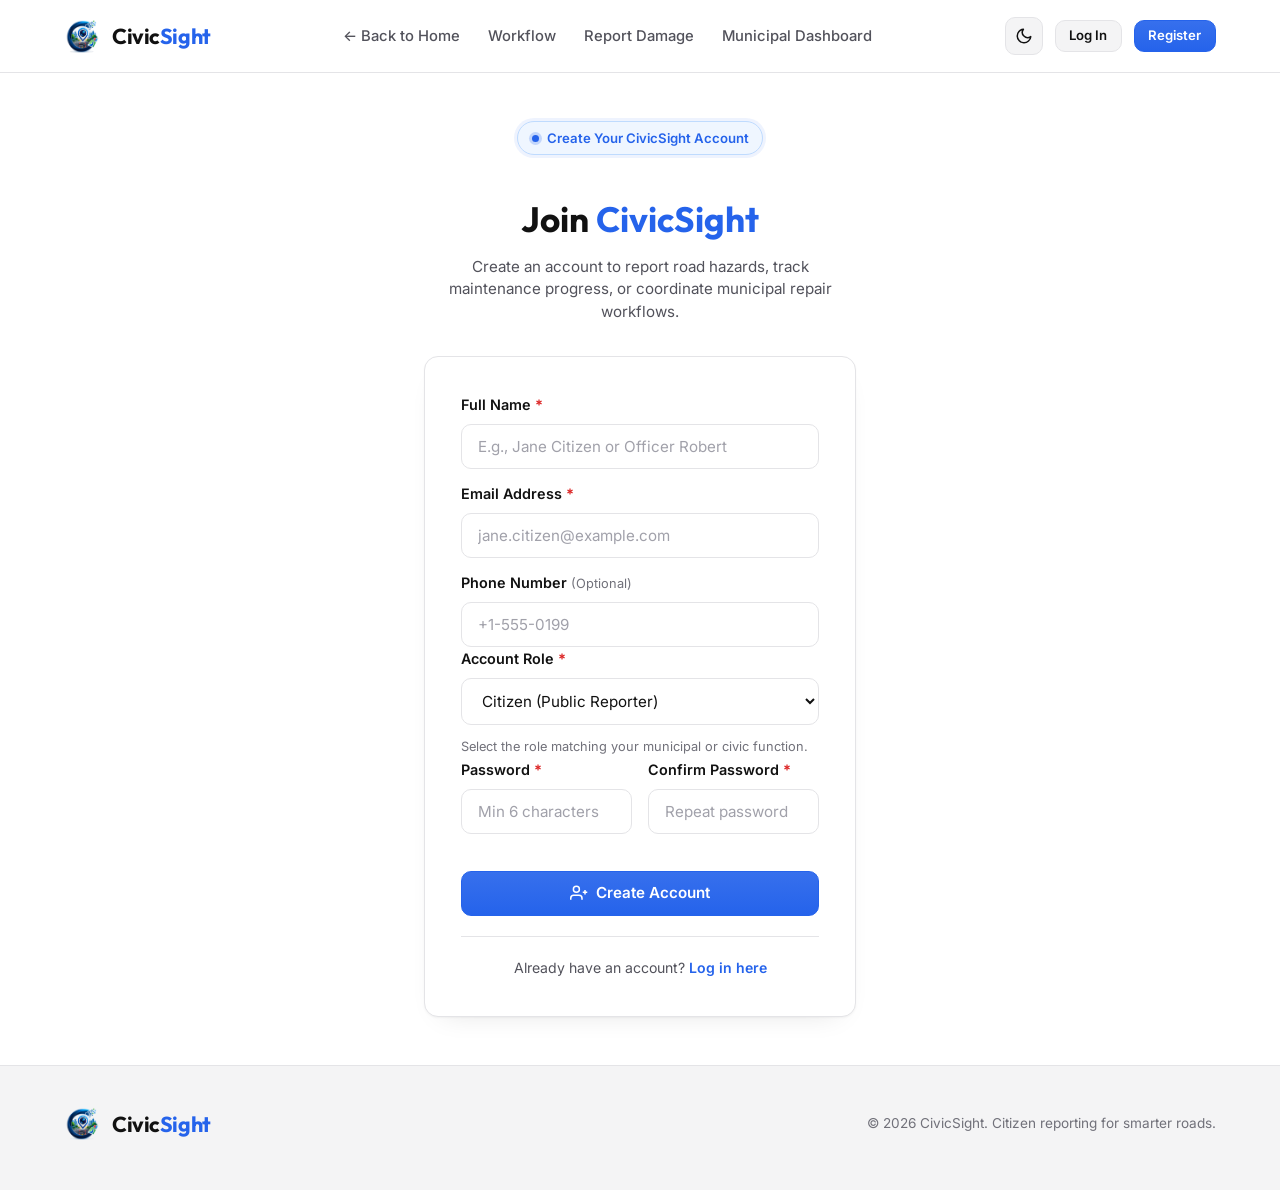
<file: CivicSight-main/frontend/pages/register.html>
<!DOCTYPE html>
<html lang="en">
<head>
  <meta charset="UTF-8">
  <meta name="viewport" content="width=device-width, initial-scale=1.0">
  <title>Create an Account — CivicSight</title>
  <meta name="description" content="Register for CivicSight to report road hazards, track repair statuses, or manage municipal operations with role-based access.">
  <link rel="preconnect" href="https://fonts.googleapis.com">
  <link rel="preconnect" href="https://fonts.gstatic.com" crossorigin>
  <link href="https://fonts.googleapis.com/css2?family=Inter:wght@400;500;600;700&family=Outfit:wght@600;700;800&display=swap" rel="stylesheet">
  <link rel="stylesheet" href="../css/style.css">
  <link rel="icon" type="image/png" href="../assets/favicon.png">
  <script src="../js/theme.js"></script>
</head>
<body>

  <!-- Navigation Bar -->
  <header class="navbar">
    <div class="container navbar-inner">
      <a href="../index.html" class="brand" aria-label="CivicSight Home">
        <img src="../assets/logo-icon.png" alt="CivicSight Logo">
        <span class="brand-text">Civic<span>Sight</span></span>
      </a>

      <nav>
        <ul class="nav-links" id="navLinks">
          <li><a href="../index.html" class="nav-link">&larr; Back to Home</a></li>
          <li><a href="../index.html#workflow" class="nav-link">Workflow</a></li>
          <li><a href="report.html" class="nav-link">Report Damage</a></li>
          <li><a href="dashboard.html" class="nav-link">Municipal Dashboard</a></li>
        </ul>
      </nav>

      <div class="navbar-right">
        <button type="button" class="theme-toggle-btn" id="themeToggleBtn" aria-label="Toggle theme">
          <!-- Icon injected by theme.js -->
        </button>
        <div class="nav-actions">
          <a href="login.html" class="btn btn-secondary btn-sm">Log In</a>
        </div>
        <button class="mobile-menu-toggle" id="mobileMenuToggle" aria-label="Toggle navigation menu">
          &#9776;
        </button>
      </div>
    </div>
  </header>

  <!-- Main Registration Container -->
  <main class="auth-main">
    <div class="container auth-container">
      
      <!-- Page Header -->
      <div class="auth-header text-center">
        <div class="badge-pill">
          <span class="badge-dot"></span>
          <span>Create Your CivicSight Account</span>
        </div>
        <h1 class="auth-title">Join <span class="accent-text">CivicSight</span></h1>
        <p class="auth-subtitle">
          Create an account to report road hazards, track maintenance progress, or coordinate municipal repair workflows.
        </p>
      </div>

      <!-- Registration Form Card -->
      <div class="auth-card">
        
        <!-- Error Alert Banner -->
        <div class="auth-alert alert-error" id="authErrorBanner" style="display: none;">
          <svg width="20" height="20" viewBox="0 0 24 24" fill="none" stroke="currentColor" stroke-width="2">
            <circle cx="12" cy="12" r="10"></circle>
            <line x1="12" y1="8" x2="12" y2="12"></line>
            <line x1="12" y1="16" x2="12.01" y2="16"></line>
          </svg>
          <span id="authErrorMessage"></span>
        </div>

        <!-- Success Alert Banner -->
        <div class="auth-alert alert-success" id="authSuccessBanner" style="display: none;">
          <svg width="20" height="20" viewBox="0 0 24 24" fill="none" stroke="currentColor" stroke-width="2">
            <path d="M22 11.08V12a10 10 0 1 1-5.93-9.14"></path>
            <polyline points="22 4 12 14.01 9 11.01"></polyline>
          </svg>
          <span id="authSuccessMessage">Account created successfully! Redirecting to login...</span>
        </div>

        <form id="registerForm" novalidate>
          
          <!-- Full Name -->
          <div class="form-group">
            <label for="regName" class="form-label">Full Name <span class="label-required">*</span></label>
            <input 
              type="text" 
              id="regName" 
              name="name" 
              class="form-input" 
              placeholder="E.g., Jane Citizen or Officer Robert" 
              required
              autocomplete="name"
            >
            <span class="input-error-text" id="nameError"></span>
          </div>

          <!-- Email Address -->
          <div class="form-group">
            <label for="regEmail" class="form-label">Email Address <span class="label-required">*</span></label>
            <input 
              type="email" 
              id="regEmail" 
              name="email" 
              class="form-input" 
              placeholder="jane.citizen@example.com" 
              required
              autocomplete="email"
            >
            <span class="input-error-text" id="emailError"></span>
          </div>

          <!-- Phone Number (Optional) -->
          <div class="form-group">
            <label for="regPhone" class="form-label">Phone Number <span class="label-optional">(Optional)</span></label>
            <input 
              type="tel" 
              id="regPhone" 
              name="phone" 
              class="form-input" 
              placeholder="+1-555-0199"
              autocomplete="tel"
            >
          </div>

          <!-- System Role Selection -->
          <div class="form-group">
            <label for="regRole" class="form-label">Account Role <span class="label-required">*</span></label>
            <select id="regRole" name="role" class="form-select" required>
              <option value="Citizen" selected>Citizen (Public Reporter)</option>
              <option value="Municipal Officer">Municipal Officer (Verification & Triage)</option>
              <option value="Maintenance Staff">Maintenance Staff (Field Work Orders)</option>
              <option value="Admin">System Administrator (Full Oversight)</option>
            </select>
            <p class="field-hint">Select the role matching your municipal or civic function.</p>
          </div>

          <!-- Password & Confirm Password Row -->
          <div class="form-row-2">
            <div class="form-group">
              <label for="regPassword" class="form-label">Password <span class="label-required">*</span></label>
              <input 
                type="password" 
                id="regPassword" 
                name="password" 
                class="form-input" 
                placeholder="Min 6 characters" 
                required
                autocomplete="new-password"
              >
              <span class="input-error-text" id="passwordError"></span>
            </div>

            <div class="form-group">
              <label for="regConfirmPassword" class="form-label">Confirm Password <span class="label-required">*</span></label>
              <input 
                type="password" 
                id="regConfirmPassword" 
                name="confirm_password" 
                class="form-input" 
                placeholder="Repeat password" 
                required
                autocomplete="new-password"
              >
              <span class="input-error-text" id="confirmPasswordError"></span>
            </div>
          </div>

          <!-- Submit Button -->
          <div class="auth-actions">
            <button type="submit" class="btn btn-primary btn-block" id="registerSubmitBtn">
              <svg width="18" height="18" viewBox="0 0 24 24" fill="none" stroke="currentColor" stroke-width="2">
                <path d="M16 21v-2a4 4 0 0 0-4-4H5a4 4 0 0 0-4 4v2"></path>
                <circle cx="8.5" cy="7" r="4"></circle>
                <line x1="20" y1="8" x2="20" y2="14"></line>
                <line x1="23" y1="11" x2="17" y2="11"></line>
              </svg>
              <span>Create Account</span>
            </button>
          </div>

        </form>

        <div class="auth-card-footer">
          <p>Already have an account? <a href="login.html" class="link-highlight">Log in here</a></p>
        </div>

      </div>
    </div>
  </main>

  <!-- Footer -->
  <footer class="footer">
    <div class="container">
      <div class="footer-inner">
        <div class="brand">
          <img src="../assets/logo-icon.png" alt="CivicSight Logo">
          <span class="brand-text">Civic<span>Sight</span></span>
        </div>
        <p class="footer-note">&copy; 2026 CivicSight. Citizen reporting for smarter roads.</p>
      </div>
    </div>
  </footer>

  <!-- Toast Notification Container -->
  <div class="toast-container" id="toastContainer"></div>

  <script src="../js/auth.js"></script>
  <script>
    document.addEventListener('DOMContentLoaded', () => {
      const registerForm = document.getElementById('registerForm');
      const submitBtn = document.getElementById('registerSubmitBtn');
      const errorBanner = document.getElementById('authErrorBanner');
      const errorMessage = document.getElementById('authErrorMessage');
      const successBanner = document.getElementById('authSuccessBanner');
      const successMessage = document.getElementById('authSuccessMessage');

      const nameInput = document.getElementById('regName');
      const emailInput = document.getElementById('regEmail');
      const phoneInput = document.getElementById('regPhone');
      const roleSelect = document.getElementById('regRole');
      const passwordInput = document.getElementById('regPassword');
      const confirmPasswordInput = document.getElementById('regConfirmPassword');

      function hideAlerts() {
        errorBanner.style.display = 'none';
        successBanner.style.display = 'none';
        document.querySelectorAll('.input-error-text').forEach(el => el.textContent = '');
        document.querySelectorAll('.form-input').forEach(el => el.classList.remove('input-invalid'));
      }

      function showError(msg) {
        errorMessage.textContent = msg;
        errorBanner.style.display = 'flex';
      }

      function validateClientSide() {
        hideAlerts();
        let isValid = true;

        // Name validation
        if (!nameInput.value.trim()) {
          document.getElementById('nameError').textContent = 'Please enter your full name.';
          nameInput.classList.add('input-invalid');
          isValid = false;
        }

        // Email validation
        const emailRegex = /^[^\s@]+@[^\s@]+\.[^\s@]+$/;
        if (!emailInput.value.trim()) {
          document.getElementById('emailError').textContent = 'Please enter your email address.';
          emailInput.classList.add('input-invalid');
          isValid = false;
        } else if (!emailRegex.test(emailInput.value.trim())) {
          document.getElementById('emailError').textContent = 'Please enter a valid email format.';
          emailInput.classList.add('input-invalid');
          isValid = false;
        }

        // Password validation
        if (!passwordInput.value) {
          document.getElementById('passwordError').textContent = 'Password is required.';
          passwordInput.classList.add('input-invalid');
          isValid = false;
        } else if (passwordInput.value.length < 6) {
          document.getElementById('passwordError').textContent = 'Password must be at least 6 characters.';
          passwordInput.classList.add('input-invalid');
          isValid = false;
        }

        // Confirm password
        if (passwordInput.value !== confirmPasswordInput.value) {
          document.getElementById('confirmPasswordError').textContent = 'Passwords do not match.';
          confirmPasswordInput.classList.add('input-invalid');
          isValid = false;
        }

        return isValid;
      }

      registerForm.addEventListener('submit', async (e) => {
        e.preventDefault();

        // 1. Client-side UX validation
        if (!validateClientSide()) {
          showError('Please fix the highlighted form errors.');
          return;
        }

        // 2. Submit to Backend API
        submitBtn.disabled = true;
        submitBtn.classList.add('btn-loading');
        submitBtn.innerHTML = `<span>Creating Account...</span>`;

        try {
          const payload = {
            name: nameInput.value.trim(),
            email: emailInput.value.trim(),
            phone: phoneInput.value.trim() || null,
            role: roleSelect.value,
            password: passwordInput.value,
          };

          const user = await CivicSightAuth.register(payload);
          successMessage.textContent = `Account created for ${user.name} (${user.role})! Redirecting to login...`;
          successBanner.style.display = 'flex';
          CivicSightAuth.showToast('Registration successful! Please sign in.', 'success');

          // Redirect to login page after short pause
          setTimeout(() => {
            window.location.href = `login.html?registered_email=${encodeURIComponent(user.email)}`;
          }, 1400);

        } catch (err) {
          showError(err.message || 'An error occurred during registration.');
          CivicSightAuth.showToast(err.message || 'Registration failed.', 'error');
        } finally {
          submitBtn.disabled = false;
          submitBtn.classList.remove('btn-loading');
          submitBtn.innerHTML = `
            <svg width="18" height="18" viewBox="0 0 24 24" fill="none" stroke="currentColor" stroke-width="2">
              <path d="M16 21v-2a4 4 0 0 0-4-4H5a4 4 0 0 0-4 4v2"></path>
              <circle cx="8.5" cy="7" r="4"></circle>
              <line x1="20" y1="8" x2="20" y2="14"></line>
              <line x1="23" y1="11" x2="17" y2="11"></line>
            </svg>
            <span>Create Account</span>
          `;
        }
      });
    });
  </script>
</body>
</html>
</file>
<file: frontend/css/style.css>
/* ==========================================================================
   CivicSight â Design System & Stylesheet
   Pure Flat Two-Theme Architecture: Plain White & Plain Black
   ========================================================================== */

/* --------------------------------------------------------------------------
   1. Design Tokens & CSS Custom Properties (Theme Definitions)
   -------------------------------------------------------------------------- */

:root,
[data-theme="light"] {
  --font-primary: 'Inter', system-ui, -apple-system, BlinkMacSystemFont, 'Segoe UI', Roboto, Oxygen, Ubuntu, Cantarell, sans-serif;
  --font-display: 'Outfit', 'Inter', system-ui, sans-serif;

  /* Backgrounds (Pure Neutral White & Gray â Zero Tints / Zero Gradients) */
  --bg-primary: #ffffff;
  --bg-secondary: #f4f4f5;
  --bg-tertiary: #e4e4e7;
  --bg-card: #ffffff;
  --bg-input: #ffffff;
  --bg-hover: #f4f4f5;

  /* Typography (High-Contrast Neutral Dark Text) */
  --text-primary: #111111;
  --text-secondary: #52525b;
  --text-muted: #71717a;
  --text-dim: #a1a1aa;

  /* Borders (Neutral Grays) */
  --border-color: #e4e4e7;
  --border-color-hover: #a1a1aa;
  --border-focus: #2563eb;

  /* Accent Color (Consistent Mid-Tone Royal Blue on White) */
  --accent-color: #2563eb;
  --text-on-accent: #ffffff;
  --accent-hover: #1d4ed8;
  --accent-active: #1e40af;
  --accent-subtle: #eff6ff;
  --accent-subtle-border: #bfdbfe;
  --accent-text: #ffffff;

  /* Semantic / Status Colors */
  --color-success: #16a34a;
  --color-success-bg: #f0fdf4;
  --color-success-border: #bbf7d0;
  --color-success-text: #166534;

  --color-danger: #dc2626;
  --color-danger-bg: #fef2f2;
  --color-danger-border: #fecaca;
  --color-danger-text: #991b1b;

  --color-warning: #d97706;
  --color-warning-bg: #fffbeb;
  --color-warning-border: #fde68a;
  --color-warning-text: #92400e;

  --color-info: #2563eb;
  --color-info-bg: #eff6ff;
  --color-info-border: #bfdbfe;
  --color-info-text: #1e40af;

  /* Shadows (Subtle, Crisp, Non-Glowing) */
  --shadow-sm: 0 1px 2px 0 rgba(0, 0, 0, 0.05);
  --shadow-md: 0 4px 6px -1px rgba(0, 0, 0, 0.07), 0 2px 4px -2px rgba(0, 0, 0, 0.04);
  --shadow-lg: 0 10px 15px -3px rgba(0, 0, 0, 0.08), 0 4px 6px -4px rgba(0, 0, 0, 0.04);

  /* Layout & Radii */
  --radius-sm: 6px;
  --radius-md: 10px;
  --radius-lg: 14px;
  --radius-full: 9999px;
  --container-max-width: 1200px;
  --transition-fast: 0.15s ease;
  --transition-normal: 0.2s ease;
}

[data-theme="dark"] {
  /* Backgrounds (Pure Neutral Solid Black & Charcoal â Zero Navy / Zero Purple) */
  --bg-primary: #0a0a0a;
  --bg-secondary: #171717;
  --bg-tertiary: #262626;
  --bg-card: #121212;
  --bg-input: #171717;
  --bg-hover: #262626;

  /* Typography (High-Contrast Neutral Near-White Text) */
  --text-primary: #f5f5f5;
  --text-secondary: #a3a3a3;
  --text-muted: #737373;
  --text-dim: #525252;

  /* Borders (Neutral Charcoal/Dark Gray) */
  --border-color: #262626;
  --border-color-hover: #404040;
  --border-focus: #3b82f6;

  /* Accent Color (Same Blue Family, Lightened for Clean Contrast on Black) */
  --accent-color: #3b82f6;
  --text-on-accent: #ffffff;
  --accent-hover: #2563eb;
  --accent-active: #1d4ed8;
  --accent-subtle: #172554;
  --accent-subtle-border: #1e3a8a;
  --accent-text: #ffffff;

  /* Semantic / Status Colors */
  --color-success: #22c55e;
  --color-success-bg: #052e16;
  --color-success-border: #14532d;
  --color-success-text: #4ade80;

  --color-danger: #ef4444;
  --color-danger-bg: #450a0a;
  --color-danger-border: #7f1d1d;
  --color-danger-text: #f87171;

  --color-warning: #f59e0b;
  --color-warning-bg: #451a03;
  --color-warning-border: #78350f;
  --color-warning-text: #fbbf24;

  --color-info: #3b82f6;
  --color-info-bg: #172554;
  --color-info-border: #1e3a8a;
  --color-info-text: #60a5fa;

  /* Shadows */
  --shadow-sm: 0 1px 2px 0 rgba(0, 0, 0, 0.6);
  --shadow-md: 0 4px 6px -1px rgba(0, 0, 0, 0.7);
  --shadow-lg: 0 10px 15px -3px rgba(0, 0, 0, 0.8);
}

/* --------------------------------------------------------------------------
   2. Reset & Global Styles
   -------------------------------------------------------------------------- */

*, *::before, *::after {
  box-sizing: border-box;
  margin: 0;
  padding: 0;
}

html {
  font-size: 16px;
  background-color: var(--bg-primary);
  color: var(--text-primary);
}

body {
  font-family: var(--font-primary);
  background-color: var(--bg-primary);
  color: var(--text-primary);
  line-height: 1.6;
  min-height: 100vh;
  display: flex;
  flex-direction: column;
  overflow-x: hidden;
  -webkit-font-smoothing: antialiased;
  -moz-osx-font-smoothing: grayscale;
}

/* Common Container */
.container {
  width: 100%;
  max-width: var(--container-max-width);
  margin-left: auto;
  margin-right: auto;
  padding-left: 1.5rem;
  padding-right: 1.5rem;
}

/* --------------------------------------------------------------------------
   3. Navigation Header & Theme Toggle
   -------------------------------------------------------------------------- */

.navbar {
  position: sticky;
  top: 0;
  z-index: 100;
  background-color: var(--bg-primary);
  border-bottom: 1px solid var(--border-color);
}

.navbar-inner {
  display: flex;
  align-items: center;
  justify-content: space-between;
  height: 4.5rem;
  gap: 1.5rem;
}

.brand {
  display: flex;
  align-items: center;
  gap: 0.75rem;
  text-decoration: none;
  color: var(--text-primary);
  font-family: var(--font-display);
  font-size: 1.35rem;
  font-weight: 700;
  letter-spacing: -0.02em;
  flex-shrink: 0;
}

.brand img,
.brand svg {
  width: 36px;
  height: 36px;
  object-fit: contain;
  transition: transform var(--transition-fast);
}

.brand:hover img {
  transform: scale(1.04);
}

.brand-text span {
  color: var(--accent-color);
}

.nav-links {
  display: flex;
  align-items: center;
  list-style: none;
  gap: 1.75rem;
}

.nav-link {
  color: var(--text-secondary);
  text-decoration: none;
  font-size: 0.925rem;
  font-weight: 500;
  transition: color var(--transition-fast);
  cursor: pointer;
  position: relative;
  padding: 0.25rem 0;
}

.nav-link:hover,
.nav-link.active {
  color: var(--text-primary);
}

.nav-link.active::after {
  content: '';
  position: absolute;
  bottom: -6px;
  left: 0;
  width: 100%;
  height: 2px;
  background-color: var(--accent-color);
  border-radius: var(--radius-full);
}

.navbar-right {
  display: flex;
  align-items: center;
  gap: 0.75rem;
  flex-shrink: 0;
}

.nav-actions {
  display: flex;
  align-items: center;
  gap: 0.75rem;
}

/* Theme Toggle Button */
.theme-toggle-btn {
  display: inline-flex;
  align-items: center;
  justify-content: center;
  width: 38px;
  height: 38px;
  border-radius: var(--radius-md);
  background-color: var(--bg-secondary);
  border: 1px solid var(--border-color);
  color: var(--text-primary);
  cursor: pointer;
  transition: background-color var(--transition-fast), border-color var(--transition-fast), color var(--transition-fast);
  padding: 0;
}

.theme-toggle-btn:hover {
  background-color: var(--bg-tertiary);
  border-color: var(--border-color-hover);
  color: var(--accent-color);
}

.theme-toggle-btn:focus-visible {
  outline: 2px solid var(--border-focus);
  outline-offset: 2px;
}

.theme-icon {
  width: 18px;
  height: 18px;
  display: block;
}

.mobile-menu-toggle {
  display: none;
  background-color: var(--bg-secondary);
  border: 1px solid var(--border-color);
  color: var(--text-primary);
  font-size: 1.25rem;
  width: 38px;
  height: 38px;
  border-radius: var(--radius-md);
  cursor: pointer;
  align-items: center;
  justify-content: center;
}

/* --------------------------------------------------------------------------
   4. Buttons & Base UI Elements
   -------------------------------------------------------------------------- */

.btn {
  display: inline-flex;
  align-items: center;
  justify-content: center;
  gap: 0.5rem;
  padding: 0.65rem 1.25rem;
  font-family: inherit;
  font-size: 0.925rem;
  font-weight: 600;
  border-radius: var(--radius-md);
  text-decoration: none;
  cursor: pointer;
  transition: background-color var(--transition-fast), border-color var(--transition-fast), color var(--transition-fast);
  border: 1px solid transparent;
  line-height: 1.2;
}

.btn-primary {
  background-color: var(--accent-color);
  border-color: var(--accent-color);
  color: var(--accent-text);
}

.btn-primary:hover {
  background-color: var(--accent-hover);
  border-color: var(--accent-hover);
  color: var(--accent-text);
}

.btn-primary:active {
  background-color: var(--accent-active);
  border-color: var(--accent-active);
}

.btn-secondary {
  background-color: var(--bg-secondary);
  border-color: var(--border-color);
  color: var(--text-primary);
}

.btn-secondary:hover {
  background-color: var(--bg-tertiary);
  border-color: var(--border-color-hover);
  color: var(--text-primary);
}

.btn-sm {
  padding: 0.45rem 0.85rem;
  font-size: 0.825rem;
}

.btn-block {
  width: 100%;
  justify-content: center;
  padding: 0.8rem 1.5rem;
  font-size: 0.95rem;
}

.btn-loading {
  opacity: 0.7;
  cursor: not-allowed;
}

.accent-text,
.gradient-text {
  color: var(--accent-color);
  font-weight: inherit;
}

/* Badge Pill */
.badge-pill {
  display: inline-flex;
  align-items: center;
  gap: 0.5rem;
  padding: 0.35rem 0.85rem;
  background-color: var(--accent-subtle);
  border: 1px solid var(--accent-subtle-border);
  border-radius: var(--radius-full);
  color: var(--accent-color);
  font-size: 0.825rem;
  font-weight: 600;
  margin-bottom: 1.5rem;
}

.badge-pill-nav {
  margin-bottom: 0;
}

.badge-dot {
  width: 7px;
  height: 7px;
  border-radius: var(--radius-full);
  background-color: var(--accent-color);
}

/* --------------------------------------------------------------------------
   5. Landing Page Sections
   -------------------------------------------------------------------------- */

/* Hero Section */
.hero-section {
  padding: 4.5rem 0 4rem;
  background-color: var(--bg-primary);
  position: relative;
}

.hero-grid {
  display: grid;
  grid-template-columns: 1.15fr 0.95fr;
  align-items: center;
  gap: 3rem;
}

.hero-content {
  text-align: left;
}

.hero-title {
  font-family: var(--font-display);
  font-size: 3rem;
  font-weight: 800;
  letter-spacing: -0.03em;
  line-height: 1.15;
  margin-bottom: 1.25rem;
  color: var(--text-primary);
}

.hero-subtitle {
  font-size: 1.1rem;
  color: var(--text-secondary);
  line-height: 1.6;
  margin: 0 0 2.25rem;
  max-width: 580px;
}

.hero-cta {
  display: flex;
  align-items: center;
  gap: 1rem;
  flex-wrap: wrap;
}

/* Workflow Section */
.workflow-section {
  padding: 4.5rem 0 5rem;
  background-color: var(--bg-secondary);
  border-top: 1px solid var(--border-color);
  border-bottom: 1px solid var(--border-color);
}

.section-header {
  text-align: center;
  margin-bottom: 3.5rem;
}

.section-title {
  font-family: var(--font-display);
  font-size: 2rem;
  font-weight: 700;
  letter-spacing: -0.02em;
  margin-bottom: 0.5rem;
  color: var(--text-primary);
}

.section-desc {
  color: var(--text-secondary);
  font-size: 1rem;
  max-width: 580px;
  margin: 0 auto;
}

.workflow-grid {
  display: grid;
  grid-template-columns: repeat(auto-fit, minmax(280px, 1fr));
  gap: 1.5rem;
}

.workflow-card {
  background-color: var(--bg-card);
  border: 1px solid var(--border-color);
  border-radius: var(--radius-lg);
  padding: 1.75rem;
  box-shadow: var(--shadow-sm);
  transition: border-color var(--transition-normal), transform var(--transition-normal);
}

.workflow-card:hover {
  transform: translateY(-2px);
  border-color: var(--border-color-hover);
}

.step-num {
  display: inline-flex;
  align-items: center;
  justify-content: center;
  width: 32px;
  height: 32px;
  border-radius: var(--radius-sm);
  background-color: var(--accent-subtle);
  border: 1px solid var(--accent-subtle-border);
  color: var(--accent-color);
  font-weight: 700;
  font-size: 0.875rem;
  margin-bottom: 1.25rem;
}

.workflow-card h3 {
  font-size: 1.15rem;
  font-weight: 600;
  margin-bottom: 0.5rem;
  color: var(--text-primary);
}

.workflow-card p {
  color: var(--text-secondary);
  font-size: 0.925rem;
  line-height: 1.5;
}

/* Portals Preview Section */
.portals-section {
  padding: 4.5rem 0 5rem;
  background-color: var(--bg-primary);
}

.portals-grid {
  display: grid;
  grid-template-columns: 1fr 1fr;
  gap: 2rem;
}

.portal-card {
  background-color: var(--bg-card);
  border: 1px solid var(--border-color);
  border-radius: var(--radius-lg);
  padding: 2.25rem;
  display: flex;
  flex-direction: column;
  justify-content: space-between;
  gap: 1.5rem;
  box-shadow: var(--shadow-sm);
}

.portal-tag {
  display: inline-block;
  padding: 0.25rem 0.65rem;
  background-color: var(--bg-secondary);
  border: 1px solid var(--border-color);
  color: var(--text-secondary);
  font-size: 0.75rem;
  font-weight: 600;
  border-radius: var(--radius-sm);
  margin-bottom: 1rem;
  width: fit-content;
}

.portal-tag-active {
  background-color: var(--accent-subtle);
  border-color: var(--accent-subtle-border);
  color: var(--accent-color);
}

.portal-card h3 {
  font-size: 1.35rem;
  font-weight: 700;
  margin-bottom: 0.75rem;
  color: var(--text-primary);
}

.portal-card p {
  color: var(--text-secondary);
  font-size: 0.95rem;
  margin-bottom: 1.5rem;
}

.placeholder-badge {
  display: inline-flex;
  align-items: center;
  gap: 0.4rem;
  color: var(--color-warning-text);
  background-color: var(--color-warning-bg);
  border: 1px solid var(--color-warning-border);
  padding: 0.3rem 0.65rem;
  border-radius: var(--radius-sm);
  font-size: 0.8rem;
  font-weight: 500;
}

/* Tech Specs Bar */
.tech-spec-bar {
  padding: 3rem 0;
  text-align: center;
  background-color: var(--bg-secondary);
  border-top: 1px solid var(--border-color);
}

.tech-spec-label {
  font-size: 0.9rem;
  color: var(--text-secondary);
}

.tech-tags {
  display: flex;
  flex-wrap: wrap;
  justify-content: center;
  gap: 0.75rem;
  margin-top: 1rem;
}

.tech-tag {
  padding: 0.35rem 0.85rem;
  background-color: var(--bg-card);
  border: 1px solid var(--border-color);
  border-radius: var(--radius-full);
  font-size: 0.85rem;
  color: var(--text-secondary);
  font-weight: 500;
}

/* Footer */
.footer {
  margin-top: auto;
  border-top: 1px solid var(--border-color);
  background-color: var(--bg-primary);
  padding: 2.5rem 0 1.5rem;
}

.footer-inner {
  display: flex;
  align-items: center;
  justify-content: space-between;
  flex-wrap: wrap;
  gap: 1rem;
  margin-bottom: 1.5rem;
}

.footer-note {
  color: var(--text-muted);
  font-size: 0.85rem;
}

/* --------------------------------------------------------------------------
   6. Report Road Damage Page
   -------------------------------------------------------------------------- */

.report-main {
  padding: 3rem 0 5rem;
  flex: 1;
  background-color: var(--bg-primary);
}

.report-container {
  max-width: 840px;
}

.report-header {
  margin-bottom: 2.5rem;
}

.back-link {
  display: inline-flex;
  align-items: center;
  gap: 0.4rem;
  color: var(--accent-color);
  text-decoration: none;
  font-size: 0.875rem;
  font-weight: 600;
  margin-bottom: 1rem;
  transition: color var(--transition-fast);
}

.back-link:hover {
  color: var(--accent-hover);
  text-decoration: underline;
}

.report-title {
  font-family: var(--font-display);
  font-size: 2.5rem;
  font-weight: 800;
  letter-spacing: -0.02em;
  line-height: 1.2;
  margin-bottom: 0.75rem;
  color: var(--text-primary);
}

.report-subtitle {
  color: var(--text-secondary);
  font-size: 1.05rem;
  line-height: 1.55;
}

/* Report Form Card */
.report-form-card {
  background-color: var(--bg-card);
  border: 1px solid var(--border-color);
  border-radius: var(--radius-lg);
  padding: 2.5rem;
  box-shadow: var(--shadow-sm);
  display: flex;
  flex-direction: column;
  gap: 2.5rem;
}

.form-section {
  display: flex;
  flex-direction: column;
  gap: 1.25rem;
  padding-bottom: 2rem;
  border-bottom: 1px solid var(--border-color);
}

.form-section:last-of-type {
  border-bottom: none;
  padding-bottom: 0;
}

.section-title-wrap {
  display: flex;
  align-items: flex-start;
  gap: 1rem;
}

.section-step-badge {
  display: inline-flex;
  align-items: center;
  justify-content: center;
  width: 28px;
  height: 28px;
  border-radius: var(--radius-full);
  background-color: var(--accent-subtle);
  border: 1px solid var(--accent-subtle-border);
  color: var(--accent-color);
  font-weight: 700;
  font-size: 0.85rem;
  flex-shrink: 0;
  margin-top: 2px;
}

.form-section-title {
  font-size: 1.25rem;
  font-weight: 700;
  color: var(--text-primary);
  margin-bottom: 0.25rem;
}

.form-section-desc {
  color: var(--text-secondary);
  font-size: 0.9rem;
}

/* Upload Dropzone */
.upload-dropzone {
  border: 2px dashed var(--border-color);
  border-radius: var(--radius-md);
  background-color: var(--bg-secondary);
  padding: 2.25rem 1.5rem;
  text-align: center;
  cursor: pointer;
  transition: border-color var(--transition-normal), background-color var(--transition-normal);
  position: relative;
  overflow: hidden;
}

.upload-dropzone:hover,
.upload-dropzone.drag-active {
  border-color: var(--accent-color);
  background-color: var(--accent-subtle);
}

.file-input-hidden {
  display: none;
}

.upload-icon-wrapper {
  width: 54px;
  height: 54px;
  border-radius: var(--radius-full);
  background-color: var(--bg-tertiary);
  color: var(--accent-color);
  display: inline-flex;
  align-items: center;
  justify-content: center;
  margin-bottom: 1rem;
}

.dropzone-text {
  font-size: 1rem;
  color: var(--text-primary);
  margin-bottom: 0.35rem;
}

.dropzone-hint {
  font-size: 0.825rem;
  color: var(--text-muted);
}

/* Image Preview Box */
.preview-container {
  display: flex;
  flex-direction: column;
  align-items: center;
  gap: 1rem;
}

.preview-image {
  max-height: 280px;
  width: auto;
  max-width: 100%;
  border-radius: var(--radius-md);
  border: 1px solid var(--border-color);
  object-fit: cover;
}

.preview-meta {
  display: flex;
  align-items: center;
  justify-content: space-between;
  width: 100%;
  max-width: 480px;
  padding: 0.75rem 1rem;
  background-color: var(--bg-secondary);
  border-radius: var(--radius-md);
  border: 1px solid var(--border-color);
}

.preview-filename {
  font-size: 0.875rem;
  font-weight: 600;
  color: var(--text-primary);
  text-align: left;
}

.preview-filesize {
  font-size: 0.775rem;
  color: var(--text-muted);
  text-align: left;
}

/* Form Controls */
.form-group {
  display: flex;
  flex-direction: column;
  gap: 0.5rem;
}

.form-label {
  font-size: 0.9rem;
  font-weight: 600;
  color: var(--text-primary);
}

.label-optional {
  font-size: 0.8rem;
  font-weight: 400;
  color: var(--text-muted);
}

.label-required {
  color: var(--color-danger);
  font-weight: 700;
}

.form-input,
.form-textarea {
  width: 100%;
  padding: 0.75rem 1rem;
  background-color: var(--bg-input);
  border: 1px solid var(--border-color);
  border-radius: var(--radius-md);
  color: var(--text-primary);
  font-family: var(--font-primary);
  font-size: 0.95rem;
  transition: border-color var(--transition-fast), box-shadow var(--transition-fast);
}

.form-input::placeholder,
.form-textarea::placeholder {
  color: var(--text-dim);
}

.form-input:focus,
.form-textarea:focus {
  outline: none;
  border-color: var(--border-focus);
  box-shadow: 0 0 0 2px var(--accent-subtle-border);
}

.form-textarea {
  resize: vertical;
  min-height: 100px;
}

/* Damage Category Chips */
.damage-category-chips {
  display: flex;
  flex-wrap: wrap;
  gap: 0.65rem;
}

.chip-option input {
  display: none;
}

.chip-label {
  display: inline-flex;
  align-items: center;
  gap: 0.4rem;
  padding: 0.5rem 0.9rem;
  background-color: var(--bg-secondary);
  border: 1px solid var(--border-color);
  border-radius: var(--radius-md);
  font-size: 0.85rem;
  color: var(--text-secondary);
  cursor: pointer;
  transition: all var(--transition-fast);
}

.chip-label:hover {
  border-color: var(--border-color-hover);
  color: var(--text-primary);
}

.chip-option input:checked + .chip-label {
  background-color: var(--accent-color);
  border-color: var(--accent-color);
  color: var(--text-on-accent);
  font-weight: 600;
}

/* Submission Status Banners */
.submission-status-banner {
  padding: 1.25rem 1.5rem;
  border-radius: var(--radius-md);
  margin-bottom: 2rem;
  display: flex;
  flex-direction: column;
  gap: 0.75rem;
}

.submission-status-banner.status-submitting {
  background-color: var(--bg-secondary);
  border: 1px solid var(--border-color);
  color: var(--text-primary);
}

.submission-status-banner.status-success {
  background-color: var(--color-success-bg);
  border: 1px solid var(--color-success-border);
  color: var(--color-success-text);
}

.submission-status-banner.status-error {
  background-color: var(--color-danger-bg);
  border: 1px solid var(--color-danger-border);
  color: var(--color-danger-text);
}

.status-header {
  display: flex;
  align-items: center;
  gap: 0.75rem;
  font-weight: 700;
  font-size: 1.05rem;
}

.status-icon {
  flex-shrink: 0;
}

.status-body {
  font-size: 0.925rem;
  line-height: 1.5;
}

.status-details-grid {
  display: grid;
  grid-template-columns: repeat(auto-fit, minmax(180px, 1fr));
  gap: 0.5rem;
  margin-top: 0.5rem;
  padding: 0.75rem;
  background-color: var(--bg-card);
  border: 1px solid var(--border-color);
  border-radius: var(--radius-sm);
  font-size: 0.825rem;
  color: var(--text-primary);
}

.status-details-item strong {
  display: block;
  font-size: 0.72rem;
  text-transform: uppercase;
  letter-spacing: 0.04em;
  color: var(--text-muted);
}

.status-actions {
  display: flex;
  gap: 0.75rem;
  margin-top: 0.5rem;
}

/* Location Toolbar */
.location-toolbar {
  display: flex;
  align-items: center;
  justify-content: space-between;
  flex-wrap: wrap;
  gap: 0.75rem;
  margin-bottom: 0.5rem;
}

.location-status-badge {
  display: inline-flex;
  align-items: center;
  gap: 0.5rem;
  font-size: 0.85rem;
  font-weight: 500;
  color: var(--text-secondary);
}

.status-indicator-dot {
  width: 8px;
  height: 8px;
  border-radius: var(--radius-full);
  background-color: var(--color-warning);
  display: inline-block;
}

.status-indicator-dot.active {
  background-color: var(--color-success);
}

/* Interactive Map Canvas */
.report-map {
  width: 100%;
  height: 360px;
  border-radius: var(--radius-md);
  border: 1px solid var(--border-color);
  z-index: 10;
  overflow: hidden;
  background-color: var(--bg-secondary);
}

.map-helper-hint {
  display: flex;
  align-items: center;
  gap: 0.4rem;
  font-size: 0.825rem;
  color: var(--text-muted);
  margin-top: 0.5rem;
}

/* Google Maps InfoWindow & UI Overrides (Strictly using CSS variables) */
.gm-style-iw.gm-style-iw-c {
  background-color: var(--bg-card) !important;
  color: var(--text-primary) !important;
  border: 1px solid var(--border-color) !important;
  border-radius: var(--radius-md) !important;
  box-shadow: var(--shadow-md) !important;
  padding: 12px 14px !important;
}

.gm-style-iw-d {
  overflow: auto !important;
  color: var(--text-primary) !important;
}

.gm-style-iw-tc::after {
  background: var(--bg-card) !important;
}

.gm-ui-hover-effect {
  filter: invert(0.5);
}

[data-theme="dark"] .gm-ui-hover-effect {
  filter: invert(0.9);
}

.coord-inputs-row {
  display: grid;
  grid-template-columns: 1fr 1fr;
  gap: 1rem;
}

/* Form Action Bar */
.form-actions-bar {
  display: flex;
  align-items: center;
  justify-content: flex-end;
  gap: 1rem;
  padding-top: 1rem;
}

.form-footer-hint {
  font-size: 0.8rem;
  color: var(--text-muted);
  text-align: center;
}

/* --------------------------------------------------------------------------
   7. Authentication & Role Views (Login / Register)
   -------------------------------------------------------------------------- */

.auth-main {
  flex: 1;
  display: flex;
  align-items: center;
  justify-content: center;
  padding: 3rem 1.5rem;
  background-color: var(--bg-primary);
}

.auth-container {
  max-width: 480px;
  width: 100%;
}

.auth-header {
  margin-bottom: 2rem;
  text-align: center;
}

.auth-title {
  font-family: var(--font-display);
  font-size: 2.2rem;
  font-weight: 700;
  margin-top: 0.75rem;
  margin-bottom: 0.5rem;
  color: var(--text-primary);
}

.auth-subtitle {
  font-size: 0.95rem;
  color: var(--text-secondary);
  line-height: 1.5;
}

.auth-card {
  background-color: var(--bg-card);
  border: 1px solid var(--border-color);
  border-radius: var(--radius-lg);
  padding: 2.25rem;
  box-shadow: var(--shadow-sm);
}

.auth-alert {
  display: flex;
  align-items: flex-start;
  gap: 0.75rem;
  padding: 0.85rem 1rem;
  border-radius: var(--radius-md);
  font-size: 0.88rem;
  margin-bottom: 1.25rem;
}

.alert-error {
  background-color: var(--color-danger-bg);
  border: 1px solid var(--color-danger-border);
  color: var(--color-danger-text);
}

.alert-success {
  background-color: var(--color-success-bg);
  border: 1px solid var(--color-success-border);
  color: var(--color-success-text);
}

.form-row-2 {
  display: grid;
  grid-template-columns: 1fr 1fr;
  gap: 1rem;
}

.form-select {
  width: 100%;
  padding: 0.75rem 1rem;
  background-color: var(--bg-input);
  border: 1px solid var(--border-color);
  border-radius: var(--radius-md);
  color: var(--text-primary);
  font-family: inherit;
  font-size: 0.95rem;
  outline: none;
  cursor: pointer;
  transition: border-color var(--transition-fast), box-shadow var(--transition-fast);
}

.form-select:focus {
  border-color: var(--border-focus);
  box-shadow: 0 0 0 2px var(--accent-subtle-border);
}

.form-select option {
  background-color: var(--bg-card);
  color: var(--text-primary);
}

.field-hint {
  font-size: 0.8rem;
  color: var(--text-muted);
  margin-top: 0.25rem;
}

.input-error-text {
  display: block;
  font-size: 0.78rem;
  color: var(--color-danger);
  margin-top: 0.3rem;
}

.input-invalid {
  border-color: var(--color-danger) !important;
  box-shadow: 0 0 0 2px var(--color-danger-border) !important;
}

.auth-actions {
  margin-top: 1.5rem;
  margin-bottom: 1.25rem;
}

.auth-card-footer {
  text-align: center;
  padding-top: 1.25rem;
  border-top: 1px solid var(--border-color);
  font-size: 0.88rem;
  color: var(--text-secondary);
}

.link-highlight {
  color: var(--accent-color);
  text-decoration: none;
  font-weight: 600;
  transition: color var(--transition-fast);
}

.link-highlight:hover {
  color: var(--accent-hover);
  text-decoration: underline;
}

/* User Role Badges */
.user-role-badge {
  display: inline-flex;
  align-items: center;
  font-size: 0.72rem;
  font-weight: 600;
  text-transform: uppercase;
  letter-spacing: 0.04em;
  padding: 0.2rem 0.6rem;
  border-radius: var(--radius-full);
}

.role-citizen {
  background-color: var(--accent-subtle);
  border: 1px solid var(--accent-subtle-border);
  color: var(--accent-color);
}

.role-municipal-officer {
  background-color: var(--color-success-bg);
  border: 1px solid var(--color-success-border);
  color: var(--color-success-text);
}

.role-maintenance-staff {
  background-color: var(--color-warning-bg);
  border: 1px solid var(--color-warning-border);
  color: var(--color-warning-text);
}

.role-admin {
  background-color: var(--bg-tertiary);
  border: 1px solid var(--border-color-hover);
  color: var(--text-primary);
}

/* User Profile Navbar State */
.user-nav-profile {
  display: flex;
  align-items: center;
  gap: 0.6rem;
  padding: 0.35rem 0.75rem;
  background-color: var(--bg-secondary);
  border: 1px solid var(--border-color);
  border-radius: var(--radius-full);
}

.user-avatar-badge {
  width: 28px;
  height: 28px;
  border-radius: 50%;
  background-color: var(--accent-color);
  color: var(--text-on-accent);
  font-weight: 700;
  font-size: 0.85rem;
  display: flex;
  align-items: center;
  justify-content: center;
}

.user-meta-wrap {
  display: flex;
  align-items: center;
  gap: 0.4rem;
}

.user-nav-name {
  font-size: 0.85rem;
  font-weight: 600;
  color: var(--text-primary);
  max-width: 120px;
  white-space: nowrap;
  overflow: hidden;
  text-overflow: ellipsis;
}

.role-active-link {
  color: var(--accent-color) !important;
  font-weight: 600;
}

.auth-roles-guide {
  margin-top: 1.5rem;
  padding: 1rem;
  background-color: var(--bg-secondary);
  border: 1px solid var(--border-color);
  border-radius: var(--radius-md);
  text-align: center;
}

.guide-title {
  font-size: 0.8rem;
  color: var(--text-muted);
  margin-bottom: 0.5rem;
}

.guide-badges {
  display: flex;
  flex-wrap: wrap;
  justify-content: center;
  gap: 0.4rem;
}

/* --------------------------------------------------------------------------
   8. Toast Notification System
   -------------------------------------------------------------------------- */

.toast-container {
  position: fixed;
  bottom: 2rem;
  right: 2rem;
  z-index: 200;
  pointer-events: none;
  display: flex;
  flex-direction: column;
  gap: 0.5rem;
}

.toast {
  background-color: var(--bg-card);
  color: var(--text-primary);
  border: 1px solid var(--border-color);
  padding: 0.85rem 1.25rem;
  border-radius: var(--radius-md);
  box-shadow: var(--shadow-lg);
  display: flex;
  align-items: center;
  gap: 0.65rem;
  font-size: 0.9rem;
  transform: translateY(100px);
  opacity: 0;
  transition: transform var(--transition-normal), opacity var(--transition-normal);
  pointer-events: auto;
  max-width: 400px;
}

.toast.show {
  transform: translateY(0);
  opacity: 1;
}

/* --------------------------------------------------------------------------
   9. Responsive Design
   -------------------------------------------------------------------------- */

@media (max-width: 1120px) {
  .navbar-inner {
    gap: 0.75rem;
  }

  .nav-links {
    gap: 0.9rem;
  }

  .nav-link {
    font-size: 0.85rem;
    white-space: nowrap;
  }

  .nav-actions {
    gap: 0.5rem;
    flex-shrink: 1;
    min-width: 0;
  }

  .dashboard-filter-bar,
  .dashboard-map-header {
    flex-wrap: wrap;
    max-width: 100%;
  }
}

@media (max-width: 1060px) {
  .nav-links {
    display: none;
    position: absolute;
    top: 4.5rem;
    left: 0;
    width: 100%;
    background-color: var(--bg-primary);
    flex-direction: column;
    padding: 1.5rem;
    border-bottom: 1px solid var(--border-color);
    box-shadow: var(--shadow-md);
    gap: 1.25rem;
  }

  .nav-links.open {
    display: flex;
  }

  .mobile-menu-toggle {
    display: inline-flex;
  }

  .nav-actions {
    display: none;
  }
}

@media (max-width: 768px) {
  .hero-title {
    font-size: 2.25rem;
  }
  
  .portals-grid {
    grid-template-columns: 1fr;
  }
}

@media (max-width: 640px) {
  .report-form-card,
  .auth-card {
    padding: 1.5rem;
  }
  
  .coord-inputs-row,
  .form-row-2 {
    grid-template-columns: 1fr;
  }

  .form-actions-bar {
    flex-direction: column;
    width: 100%;
  }

  .form-actions-bar .btn {
    width: 100%;
  }

  .hero-grid {
    grid-template-columns: 1fr;
    gap: 2rem;
  }

  .hero-content {
    text-align: center;
  }

  .hero-subtitle {
    margin-left: auto;
    margin-right: auto;
  }

  .hero-cta {
    justify-content: center;
  }
}

/* ==========================================================================
   8. Hero Section
   ========================================================================== */

.hero-visual {
  display: flex;
  justify-content: center;
  align-items: center;
  width: 100%;
}

.hero-3d-wrapper {
  position: relative;
  width: 100%;
  max-width: 520px;
  height: 400px;
  border-radius: var(--radius-lg);
  border: 1px solid var(--border-color);
  background-color: var(--bg-primary);
  overflow: hidden;
  box-shadow: var(--shadow-md);
  transition: border-color var(--transition-normal);
}

.hero-3d-wrapper:hover {
  border-color: var(--border-color-hover);
}

/* Static Hero Illustration */
.hero-3d-fallback {
  position: absolute;
  top: 0;
  left: 0;
  width: 100%;
  height: 100%;
  object-fit: cover;
  z-index: 1;
  background-color: var(--bg-secondary);
  transition: opacity 0.4s ease;
}

.hero-3d-fallback.hidden {
  opacity: 0;
  pointer-events: none;
}

.hero-3d-badge {
  position: absolute;
  bottom: 12px;
  left: 14px;
  z-index: 5;
  display: inline-flex;
  align-items: center;
  gap: 6px;
  padding: 4px 10px;
  background-color: var(--bg-card);
  border: 1px solid var(--border-color);
  border-radius: var(--radius-full);
  font-size: 0.72rem;
  font-weight: 600;
  color: var(--text-secondary);
  backdrop-filter: none;
  box-shadow: var(--shadow-sm);
}

.hero-3d-badge .dot {
  width: 6px;
  height: 6px;
  border-radius: var(--radius-full);
  background-color: var(--accent-color);
}

/* ==========================================================================
   9. Lottie Animation Containers
   ========================================================================== */

.lottie-wrap {
  display: inline-flex;
  align-items: center;
  justify-content: center;
  background: transparent;
  flex-shrink: 0;
}

/* Form submission success / error */
.lottie-submission-status {
  width: 64px;
  height: 64px;
}

/* ML analysis in progress */
.lottie-ml-scanning {
  width: 56px;
  height: 56px;
}

/* Geolocation pin / searching */
.lottie-geolocation {
  width: 28px;
  height: 28px;
}

/* Municipal repair completed */
.lottie-repair-completed {
  width: 72px;
  height: 72px;
}

/* In both themes, ensure no hardcoded solid background */
lottie-player {
  background: transparent !important;
}

/* Status banner for Lottie animations */
.submission-status-banner .lottie-status-layout {
  display: flex;
  align-items: center;
  gap: 1.25rem;
}

.submission-status-banner .lottie-status-content {
  flex: 1;
}

.submission-status-banner .status-id-badge {
  display: inline-block;
  padding: 0.2rem 0.6rem;
  background-color: var(--accent-subtle);
  border: 1px solid var(--accent-subtle-border);
  color: var(--accent-color);
  font-family: monospace;
  font-weight: 700;
  font-size: 0.9rem;
  border-radius: var(--radius-sm);
  margin-top: 0.25rem;
}

/* ==========================================================================
   10. Visual ML Detection Results Component
   ========================================================================== */

.ml-viewer-card {
  background-color: var(--bg-card);
  border: 1px solid var(--border-color);
  border-radius: var(--radius-lg);
  padding: 1.5rem;
  box-shadow: var(--shadow-sm);
  margin-top: 1.25rem;
  transition: border-color var(--transition-normal);
}

.ml-viewer-header {
  display: flex;
  align-items: center;
  justify-content: space-between;
  flex-wrap: wrap;
  gap: 1rem;
  margin-bottom: 1.25rem;
  padding-bottom: 0.75rem;
  border-bottom: 1px solid var(--border-color);
}

.ml-viewer-title {
  font-family: var(--font-display);
  font-size: 1.25rem;
  font-weight: 700;
  color: var(--text-primary);
  margin-top: 0.25rem;
}

.ml-status-pill {
  display: inline-flex;
  align-items: center;
  gap: 0.4rem;
  font-size: 0.75rem;
  font-weight: 600;
  text-transform: uppercase;
  letter-spacing: 0.04em;
  color: var(--text-muted);
}

.ml-status-dot {
  width: 6px;
  height: 6px;
  border-radius: var(--radius-full);
  background-color: var(--accent-color);
}

.ml-severity-badge {
  display: inline-flex;
  align-items: center;
  gap: 0.45rem;
  padding: 0.35rem 0.85rem;
  border-radius: var(--radius-full);
  font-size: 0.8rem;
  font-weight: 700;
  letter-spacing: 0.02em;
}

.ml-severity-badge .severity-bullet {
  width: 8px;
  height: 8px;
  border-radius: var(--radius-full);
}

.ml-severity-badge.severity-high {
  background-color: var(--color-danger-bg);
  border: 1px solid var(--color-danger-border);
  color: var(--color-danger-text);
}
.ml-severity-badge.severity-high .severity-bullet { background-color: var(--color-danger); }

.ml-severity-badge.severity-medium {
  background-color: var(--color-warning-bg);
  border: 1px solid var(--color-warning-border);
  color: var(--color-warning-text);
}
.ml-severity-badge.severity-medium .severity-bullet { background-color: var(--color-warning); }

.ml-severity-badge.severity-low {
  background-color: var(--color-success-bg);
  border: 1px solid var(--color-success-border);
  color: var(--color-success-text);
}
.ml-severity-badge.severity-low .severity-bullet { background-color: var(--color-success); }

/* ML Image Viewport with Bounding Boxes */
.ml-image-viewport {
  position: relative;
  width: 100%;
  border-radius: var(--radius-md);
  border: 1px solid var(--border-color);
  background-color: var(--bg-secondary);
  overflow: hidden;
  margin-bottom: 1.25rem;
}

.ml-image-wrapper {
  position: relative;
  width: 100%;
  display: flex;
  justify-content: center;
  align-items: center;
}

.ml-analyzed-image {
  width: 100%;
  max-height: 420px;
  object-fit: cover;
  display: block;
}

.ml-bounding-overlay {
  position: absolute;
  top: 0;
  left: 0;
  width: 100%;
  height: 100%;
  pointer-events: none;
}

/* Animated Bounding Box Outline â Uses ONLY --accent-color */
.bbox-rect {
  stroke: var(--accent-color);
  stroke-width: 0.6;
  fill: rgba(37, 99, 235, 0.12);
  stroke-dasharray: 200;
  stroke-dashoffset: 200;
  animation: drawBBox 0.7s cubic-bezier(0.2, 0.8, 0.2, 1) forwards;
}

[data-theme="dark"] .bbox-rect {
  fill: rgba(59, 130, 246, 0.16);
}

@keyframes drawBBox {
  to {
    stroke-dashoffset: 0;
  }
}

.bbox-corners {
  stroke: var(--accent-color);
  stroke-width: 1.2;
  fill: none;
  stroke-linecap: square;
  opacity: 0;
  animation: fadeInBBox 0.3s ease forwards;
}

.bbox-tag-group {
  opacity: 0;
  animation: fadeInBBox 0.3s ease forwards;
}

@keyframes fadeInBBox {
  to {
    opacity: 1;
  }
}

.bbox-tag-bg {
  fill: var(--accent-color);
}

.bbox-tag-text {
  fill: var(--text-on-accent);
  font-family: var(--font-primary);
  font-size: 2.8px;
  font-weight: 700;
}

.bbox-group.highlight-active .bbox-rect {
  stroke-width: 1.2;
  fill: rgba(37, 99, 235, 0.24);
}

/* Severity Indicator Bar */
.ml-severity-bar-wrap {
  margin-bottom: 1.5rem;
}

.ml-severity-bar-header {
  display: flex;
  justify-content: space-between;
  align-items: center;
  font-size: 0.825rem;
  margin-bottom: 0.4rem;
}

.severity-meter-label {
  color: var(--text-secondary);
  font-weight: 500;
}

.severity-meter-score {
  color: var(--text-primary);
  font-weight: 700;
}

.ml-severity-track {
  width: 100%;
  height: 7px;
  background-color: var(--bg-tertiary);
  border-radius: var(--radius-full);
  overflow: hidden;
}

.ml-severity-fill {
  height: 100%;
  border-radius: var(--radius-full);
  transition: width 0.6s cubic-bezier(0.4, 0, 0.2, 1);
}

.ml-severity-fill.fill-high { background-color: var(--color-danger); }
.ml-severity-fill.fill-medium { background-color: var(--color-warning); }
.ml-severity-fill.fill-low { background-color: var(--color-success); }

/* Details Grid */
.ml-details-grid {
  display: grid;
  grid-template-columns: 1.3fr 1fr;
  gap: 1.25rem;
}

@media (max-width: 768px) {
  .ml-details-grid {
    grid-template-columns: 1fr;
  }
}

.ml-pane-title {
  font-size: 0.875rem;
  font-weight: 700;
  text-transform: uppercase;
  letter-spacing: 0.04em;
  color: var(--text-secondary);
  margin-bottom: 0.65rem;
}

.ml-detections-list {
  display: flex;
  flex-direction: column;
  gap: 0.5rem;
}

.ml-detection-item {
  display: flex;
  align-items: center;
  justify-content: space-between;
  padding: 0.75rem 0.9rem;
  background-color: var(--bg-input);
  border: 1px solid var(--border-color);
  border-radius: var(--radius-md);
  transition: border-color var(--transition-fast), background-color var(--transition-fast);
  cursor: default;
}

.ml-detection-item:hover,
.ml-detection-item:focus {
  border-color: var(--accent-color);
  background-color: var(--bg-hover);
  outline: none;
}

.detection-item-left {
  display: flex;
  align-items: center;
  gap: 0.75rem;
}

.detection-code-chip {
  padding: 0.25rem 0.5rem;
  background-color: var(--accent-subtle);
  border: 1px solid var(--accent-subtle-border);
  color: var(--accent-color);
  font-size: 0.78rem;
  font-weight: 700;
  font-family: monospace;
  border-radius: var(--radius-sm);
}

.detection-name {
  display: block;
  font-size: 0.88rem;
  color: var(--text-primary);
}

.detection-model-tag {
  display: block;
  font-size: 0.72rem;
  color: var(--text-muted);
}

.detection-confidence-wrap {
  text-align: right;
}

.confidence-val {
  display: block;
  font-size: 0.95rem;
  font-weight: 700;
  color: var(--accent-color);
}

.confidence-label {
  display: block;
  font-size: 0.68rem;
  text-transform: uppercase;
  color: var(--text-muted);
}

/* Coordinates Pane */
.ml-coords-card {
  padding: 0.85rem 1rem;
  background-color: var(--bg-input);
  border: 1px solid var(--border-color);
  border-radius: var(--radius-md);
  font-size: 0.85rem;
}

.ml-coords-row {
  display: flex;
  justify-content: space-between;
  align-items: center;
  padding: 0.4rem 0;
  border-bottom: 1px solid var(--border-color);
}

.ml-coords-row:last-child {
  border-bottom: none;
}

.coord-label {
  color: var(--text-secondary);
  font-weight: 500;
}

.coord-val {
  font-family: monospace;
  font-weight: 600;
  color: var(--text-primary);
}

.coord-address {
  color: var(--text-primary);
  text-align: right;
  max-width: 60%;
  font-size: 0.8rem;
}

/* ==========================================================================
   11. Municipal Dashboard & Severity Map Markers
   ========================================================================== */

.dashboard-main {
  padding: 2.5rem 0 4rem;
  background-color: var(--bg-primary);
  flex: 1;
}

.dashboard-header {
  display: flex;
  align-items: flex-start;
  justify-content: space-between;
  flex-wrap: wrap;
  gap: 1rem;
  margin-bottom: 2rem;
}

.dashboard-title {
  font-family: var(--font-display);
  font-size: 2.25rem;
  font-weight: 800;
  letter-spacing: -0.02em;
  color: var(--text-primary);
}

.dashboard-subtitle {
  font-size: 0.95rem;
  color: var(--text-secondary);
  margin-top: 0.25rem;
}

/* Metrics Row */
.dashboard-metrics-grid {
  display: grid;
  grid-template-columns: repeat(auto-fit, minmax(220px, 1fr));
  gap: 1.25rem;
  margin-bottom: 2rem;
}

.metric-card {
  background-color: var(--bg-card);
  border: 1px solid var(--border-color);
  border-radius: var(--radius-md);
  padding: 1.25rem;
  box-shadow: var(--shadow-sm);
}

.metric-card-header {
  display: flex;
  align-items: center;
  justify-content: space-between;
  margin-bottom: 0.5rem;
}

.metric-label {
  font-size: 0.825rem;
  font-weight: 600;
  color: var(--text-secondary);
  text-transform: uppercase;
  letter-spacing: 0.04em;
}

.metric-val {
  font-family: var(--font-display);
  font-size: 2rem;
  font-weight: 800;
  color: var(--text-primary);
  line-height: 1;
}

.metric-sub {
  font-size: 0.78rem;
  color: var(--text-muted);
  margin-top: 0.4rem;
}

/* Municipal Map Section */
.dashboard-map-card {
  background-color: var(--bg-card);
  border: 1px solid var(--border-color);
  border-radius: var(--radius-lg);
  padding: 1.5rem;
  box-shadow: var(--shadow-sm);
  margin-bottom: 2rem;
}

.dashboard-map-header {
  display: flex;
  align-items: center;
  justify-content: space-between;
  flex-wrap: wrap;
  gap: 1rem;
  margin-bottom: 1rem;
}

.map-controls-group {
  display: flex;
  align-items: center;
  gap: 1.25rem;
  flex-wrap: wrap;
}

.map-view-toggles {
  display: inline-flex;
  align-items: center;
  background-color: var(--bg-secondary);
  border: 1px solid var(--border-color);
  border-radius: var(--radius-sm);
  padding: 2px;
  gap: 2px;
}

.map-toggle-btn {
  background: transparent;
  border: none;
  color: var(--text-secondary);
  font-size: 0.785rem;
  font-weight: 500;
  padding: 4px 10px;
  border-radius: var(--radius-xs, 4px);
  cursor: pointer;
  transition: all 0.15s ease;
  font-family: inherit;
}

.map-toggle-btn:hover {
  color: var(--text-primary);
  background-color: var(--bg-hover);
}

.map-toggle-btn.active {
  background-color: var(--accent-color);
  color: var(--text-on-accent);
  font-weight: 600;
}

.map-legend {
  display: flex;
  align-items: center;
  gap: 1.25rem;
  font-size: 0.825rem;
}

.legend-item {
  display: inline-flex;
  align-items: center;
  gap: 0.4rem;
  color: var(--text-secondary);
}

.legend-dot {
  width: 10px;
  height: 10px;
  border-radius: var(--radius-full);
}

.legend-dot.red { background-color: var(--color-danger); }
.legend-dot.amber { background-color: var(--color-warning); }
.legend-dot.green { background-color: var(--color-success); }

.dashboard-map-canvas {
  width: 100%;
  height: 480px;
  border-radius: var(--radius-md);
  border: 1px solid var(--border-color);
  background-color: var(--bg-secondary);
  z-index: 10;
}

/* Google Maps Pin & AdvancedMarker Styling */
.gm-severity-pin {
  background: transparent;
  border: none;
  cursor: pointer;
  display: inline-block;
  line-height: 0;
  transition: transform 0.15s cubic-bezier(0.4, 0, 0.2, 1);
}

.gm-severity-pin:hover {
  transform: scale(1.18);
  z-index: 9999;
}

.severity-pin-svg {
  filter: drop-shadow(0 2px 4px rgba(0, 0, 0, 0.4));
  transition: transform 0.15s ease;
}

.gm-severity-pin:hover .severity-pin-svg {
  transform: scale(1.05);
}

/* Google Maps Marker Popup */
.dashboard-popup {
  padding: 0.25rem;
  min-width: 240px;
}

.popup-header {
  display: flex;
  align-items: center;
  justify-content: space-between;
  gap: 0.5rem;
  margin-bottom: 0.5rem;
  border-bottom: 1px solid var(--border-color);
  padding-bottom: 0.4rem;
}

.popup-report-id {
  font-weight: 700;
  font-size: 0.95rem;
  color: var(--text-primary);
}

.popup-meta-row {
  display: flex;
  justify-content: space-between;
  font-size: 0.8rem;
  padding: 0.25rem 0;
}

.popup-meta-label {
  color: var(--text-muted);
}

.popup-meta-val {
  font-weight: 600;
  color: var(--text-primary);
}

.popup-actions {
  display: flex;
  gap: 0.5rem;
  margin-top: 0.75rem;
  padding-top: 0.5rem;
  border-top: 1px solid var(--border-color);
}

.popup-actions .btn {
  flex: 1;
  padding: 0.4rem 0.5rem;
  font-size: 0.75rem;
}

/* Triage Queue Table */
.dashboard-queue-card {
  background-color: var(--bg-card);
  border: 1px solid var(--border-color);
  border-radius: var(--radius-lg);
  padding: 1.5rem;
  box-shadow: var(--shadow-sm);
}

/* Dashboard Filter Controls  */
.dashboard-filter-bar {
  display: flex;
  flex-wrap: wrap;
  align-items: center;
  gap: 1rem;
  margin-top: 1.25rem;
  padding: 0.85rem 1rem;
  background-color: var(--bg-secondary);
  border: 1px solid var(--border-color);
  border-radius: var(--radius-md);
}

.filter-group {
  display: flex;
  align-items: center;
  gap: 0.5rem;
}

.filter-label {
  font-size: 0.85rem;
  font-weight: 600;
  color: var(--text-secondary);
  white-space: nowrap;
}

.filter-select {
  padding: 0.45rem 0.85rem;
  font-size: 0.85rem;
  border-radius: var(--radius-sm);
  background-color: var(--bg-card);
  border: 1px solid var(--border-color);
  color: var(--text-primary);
  min-width: 150px;
}

.queue-table-wrap {
  width: 100%;
  overflow-x: auto;
  margin-top: 1rem;
}

.queue-table {
  width: 100%;
  border-collapse: collapse;
  font-size: 0.88rem;
  text-align: left;
}

.queue-table th {
  background-color: var(--bg-secondary);
  color: var(--text-secondary);
  font-weight: 600;
  padding: 0.75rem 1rem;
  border-bottom: 1px solid var(--border-color);
  font-size: 0.78rem;
  text-transform: uppercase;
  letter-spacing: 0.04em;
}

.queue-table td {
  padding: 0.85rem 1rem;
  border-bottom: 1px solid var(--border-color);
  color: var(--text-primary);
  vertical-align: middle;
}

.queue-table tr:hover td {
  background-color: var(--bg-hover);
}

/* Modal Dialog for Inspection / Completion */
.modal-overlay {
  position: fixed;
  inset: 0;
  background-color: rgba(0, 0, 0, 0.6);
  display: flex;
  align-items: center;
  justify-content: center;
  z-index: 1000;
  padding: 1.5rem;
  opacity: 0;
  pointer-events: none;
  transition: opacity 0.2s ease;
}

.modal-overlay.open {
  opacity: 1;
  pointer-events: auto;
}

.modal-card {
  background-color: var(--bg-card);
  border: 1px solid var(--border-color);
  border-radius: var(--radius-lg);
  max-width: 680px;
  width: 100%;
  max-height: 90vh;
  overflow-y: auto;
  padding: 1.75rem;
  box-shadow: var(--shadow-lg);
  transform: translateY(12px);
  transition: transform 0.2s ease;
}

.modal-overlay.open .modal-card {
  transform: translateY(0);
}

.modal-header {
  display: flex;
  align-items: center;
  justify-content: space-between;
  margin-bottom: 1.25rem;
  padding-bottom: 0.75rem;
  border-bottom: 1px solid var(--border-color);
}

.modal-title {
  font-family: var(--font-display);
  font-size: 1.35rem;
  font-weight: 700;
  color: var(--text-primary);
}

.modal-close-btn {
  background: none;
  border: none;
  font-size: 1.5rem;
  color: var(--text-muted);
  cursor: pointer;
  line-height: 1;
  padding: 0.25rem;
}

.modal-close-btn:hover {
  color: var(--text-primary);
}

.repair-completion-content {
  text-align: center;
  padding: 1rem 0;
}

.repair-completion-content h3 {
  font-family: var(--font-display);
  font-size: 1.4rem;
  margin-top: 0.75rem;
  color: var(--text-primary);
}

.repair-completion-content p {
  color: var(--text-secondary);
  font-size: 0.95rem;
  margin-top: 0.5rem;
}

/* ==========================================================================
   12. Accessibility: prefers-reduced-motion
   ========================================================================== */

@media (prefers-reduced-motion: reduce) {
  *,
  *::before,
  *::after {
    animation-duration: 0.001s !important;
    animation-iteration-count: 1 !important;
    transition-duration: 0.001s !important;
    scroll-behavior: auto !important;
  }

  .bbox-rect {
    stroke-dashoffset: 0 !important;
    animation: none !important;
  }

  .bbox-corners,
  .bbox-tag-group {
    opacity: 1 !important;
    animation: none !important;
  }

  .hero-3d-fallback {
    opacity: 1 !important;
    display: block !important;
  }
}

/* ==========================================================================
   12. Visual polish & removed-spline safeguards
   ========================================================================== */

/* Spline 3D viewer fully removed */
spline-viewer,
#splineViewerContainer {
  display: none !important;
}

.hero-3d-fallback {
  position: relative;
  width: 100%;
  height: 100%;
  object-fit: cover;
  display: block;
}

/* Hero background: soft gradient + subtle grid */
.hero-section {
  background: var(--bg-primary);
  border-bottom: 1px solid var(--border-color);
}

/* Glassy sticky navbar */
.navbar {
  backdrop-filter: blur(10px);
  -webkit-backdrop-filter: blur(10px);
  background-color: color-mix(in srgb, var(--bg-primary) 82%, transparent);
}

/* Hero visual card upgrade */
.hero-3d-wrapper {
  border-radius: 18px;
  border: 1px solid var(--border-color);
  box-shadow: 0 20px 40px -18px rgba(0, 0, 0, 0.18), 0 6px 14px -8px rgba(0,0,0,0.1);
  height: 460px;
  transition: transform .3s ease, box-shadow .3s ease, border-color .3s ease;
}
.hero-3d-wrapper:hover {
  transform: translateY(-4px);
  box-shadow: 0 28px 50px -20px rgba(0, 0, 0, 0.25), 0 8px 18px -10px rgba(0,0,0,0.12);
  border-color: var(--accent-color);
}

.hero-3d-badge {
  position: absolute;
  bottom: 14px;
  left: 14px;
  z-index: 3;
  background: color-mix(in srgb, var(--bg-primary) 85%, transparent);
  backdrop-filter: blur(6px);
  border: 1px solid var(--border-color);
  border-radius: 9999px;
  padding: 0.35rem 0.8rem;
  font-size: 0.75rem;
  font-weight: 600;
  color: var(--text-secondary);
  display: inline-flex;
  align-items: center;
  gap: 0.4rem;
}
.hero-3d-badge .dot {
  width: 8px; height: 8px; border-radius: 50%;
  background: var(--color-success);
  box-shadow: 0 0 0 3px rgba(34,197,94,.25);
  animation: cs-pulse 1.8s ease-in-out infinite;
}
@keyframes cs-pulse {
  0%,100% { transform: scale(1); opacity: 1; }
  50% { transform: scale(.6); opacity: .6; }
}

/* Hero stat strip */
.hero-stats {
  display: flex;
  gap: 2rem;
  margin-top: 2.25rem;
  flex-wrap: wrap;
}
.hero-stat strong {
  display: block;
  font-family: var(--font-display);
  font-size: 1.6rem;
  font-weight: 800;
  color: var(--accent-color);
  line-height: 1.1;
}
.hero-stat span {
  font-size: 0.8rem;
  color: var(--text-muted);
  letter-spacing: .04em;
  text-transform: uppercase;
}

/* Workflow cards */
.workflow-card {
  border-radius: 14px;
  transition: transform .25s ease, box-shadow .25s ease, border-color .25s ease;
}
.workflow-card:hover {
  transform: translateY(-6px);
  box-shadow: 0 16px 32px -16px rgba(0,0,0,.2);
  border-color: var(--accent-color);
}
.step-num {
  font-family: var(--font-display);
  width: 38px; height: 38px;
  border-radius: 10px;
}

/* Portal cards */
.portal-card {
  transition: transform .25s ease, box-shadow .25s ease, border-color .25s ease;
}
.portal-card:hover {
  transform: translateY(-6px);
  box-shadow: 0 18px 36px -18px rgba(0,0,0,.22);
  border-color: var(--accent-color);
}

/* Tech tags as pills */
.tech-tag {
  border-radius: 9999px;
  border: 1px solid var(--border-color);
  padding: 0.35rem 0.9rem;
  background: var(--bg-card);
  font-weight: 500;
}

/* Buttons: more depth on hover */
.btn {
  transition: transform .18s ease, box-shadow .18s ease, background-color .18s ease, border-color .18s ease;
}
.btn:hover {
  transform: translateY(-2px);
  box-shadow: 0 10px 20px -10px rgba(37, 99, 235, .45);
}
.btn-secondary:hover {
  box-shadow: 0 10px 20px -12px rgba(0,0,0,.25);
}

@media (prefers-reduced-motion: reduce) {
  .hero-3d-badge .dot { animation: none; }
  .hero-3d-wrapper:hover, .workflow-card:hover, .portal-card:hover, .btn:hover { transform: none; }
}

/* Google Maps Graceful Fallback & Error Overlays */
.report-map,
.dashboard-map-canvas,
.readonly-map-canvas {
  position: relative;
}

.map-fallback-overlay {
  position: absolute;
  inset: 0;
  z-index: 50;
  display: flex;
  align-items: center;
  justify-content: center;
  padding: 1.5rem;
  background: var(--bg-secondary);
  border-radius: inherit;
}

.map-fallback-card {
  max-width: 380px;
  width: 100%;
  text-align: center;
  padding: 1.5rem;
  background: var(--bg-card);
  border: 1px solid var(--border-color);
  border-radius: var(--radius-md);
  box-shadow: var(--shadow-sm);
  display: flex;
  flex-direction: column;
  align-items: center;
  gap: 0.5rem;
}

.map-fallback-icon {
  color: var(--accent-color);
  margin-bottom: 0.25rem;
}

.map-fallback-title {
  font-size: 0.95rem;
  font-weight: 600;
  color: var(--text-primary);
  margin: 0;
}

.map-fallback-desc {
  font-size: 0.825rem;
  color: var(--text-secondary);
  line-height: 1.45;
  margin: 0;
}

.map-fallback-code {
  font-family: ui-monospace, SFMono-Regular, Menlo, Monaco, Consolas, monospace;
  font-size: 0.75rem;
  padding: 0.2rem 0.4rem;
  background: var(--bg-secondary);
  border: 1px solid var(--border-color);
  border-radius: var(--radius-sm);
  color: var(--accent-color);
  margin-top: 0.25rem;
}

.readonly-map-canvas {
  width: 100%;
  background: var(--bg-secondary);
}

/* ==========================================================================
   13. Week 6: Report Lifecycle Badges & History Timeline
   ========================================================================== */

.status-badge {
  display: inline-flex;
  align-items: center;
  gap: 0.4rem;
  padding: 0.3rem 0.75rem;
  border-radius: var(--radius-full);
  font-size: 0.78rem;
  font-weight: 700;
  text-transform: capitalize;
  letter-spacing: 0.02em;
  white-space: nowrap;
}

.status-badge-dot {
  width: 7px;
  height: 7px;
  border-radius: var(--radius-full);
}

/* Status variants reusing established color tokens */
.status-badge.status-submitted {
  background-color: var(--color-info-bg);
  border: 1px solid var(--color-info-border);
  color: var(--color-info-text);
}
.status-badge.status-submitted .status-badge-dot { background-color: var(--color-info); }

.status-badge.status-pending_verification {
  background-color: var(--color-warning-bg);
  border: 1px solid var(--color-warning-border);
  color: var(--color-warning-text);
}
.status-badge.status-pending_verification .status-badge-dot { background-color: var(--color-warning); }

.status-badge.status-verified {
  background-color: var(--color-success-bg);
  border: 1px solid var(--color-success-border);
  color: var(--color-success-text);
}
.status-badge.status-verified .status-badge-dot { background-color: var(--color-success); }

.status-badge.status-assigned {
  background-color: var(--accent-subtle);
  border: 1px solid var(--accent-subtle-border);
  color: var(--accent-color);
}
.status-badge.status-assigned .status-badge-dot { background-color: var(--accent-color); }

.status-badge.status-under_repair {
  background-color: var(--color-warning-bg);
  border: 1px solid var(--color-warning-border);
  color: var(--color-warning-text);
}
.status-badge.status-under_repair .status-badge-dot { background-color: var(--color-warning); }

.status-badge.status-repair_evidence_submitted {
  background-color: var(--color-warning-bg);
  border: 1px solid var(--color-warning-border);
  color: var(--color-warning-text);
}
.status-badge.status-repair_evidence_submitted .status-badge-dot { background-color: var(--color-warning); }

.status-badge.status-repaired,
.status-badge.status-closed {
  background-color: var(--color-success-bg);
  border: 1px solid var(--color-success-border);
  color: var(--color-success-text);
}
.status-badge.status-repaired .status-badge-dot,
.status-badge.status-closed .status-badge-dot { background-color: var(--color-success); }

.status-badge.status-rejected {
  background-color: var(--color-danger-bg);
  border: 1px solid var(--color-danger-border);
  color: var(--color-danger-text);
}
.status-badge.status-rejected .status-badge-dot { background-color: var(--color-danger); }

.status-badge.status-duplicate {
  background-color: var(--bg-secondary);
  border: 1px solid var(--border-color);
  color: var(--text-secondary);
}
.status-badge.status-duplicate .status-badge-dot { background-color: var(--text-muted); }

/* Report History Section in Details View */
.report-history-section {
  margin-top: 1.5rem;
  padding-top: 1.25rem;
  border-top: 1px solid var(--border-color);
}

.history-section-header {
  display: flex;
  align-items: center;
  justify-content: space-between;
  margin-bottom: 1rem;
}

.history-count-badge {
  font-size: 0.75rem;
  font-weight: 600;
  padding: 0.2rem 0.55rem;
  border-radius: var(--radius-full);
  background-color: var(--bg-secondary);
  border: 1px solid var(--border-color);
  color: var(--text-secondary);
}

.history-timeline {
  display: flex;
  flex-direction: column;
  gap: 0;
  position: relative;
  padding-left: 1.25rem;
}

.history-timeline::before {
  content: '';
  position: absolute;
  top: 8px;
  bottom: 8px;
  left: 5px;
  width: 2px;
  background-color: var(--border-color);
}

.history-timeline-item {
  position: relative;
  padding-bottom: 1.25rem;
}

.history-timeline-item:last-child {
  padding-bottom: 0.25rem;
}

.history-timeline-node {
  position: absolute;
  left: -1.25rem;
  top: 4px;
  width: 12px;
  height: 12px;
  border-radius: var(--radius-full);
  background-color: var(--bg-card);
  border: 2px solid var(--accent-color);
  z-index: 2;
}

.history-timeline-content {
  background-color: var(--bg-secondary);
  border: 1px solid var(--border-color);
  border-radius: var(--radius-md);
  padding: 0.75rem 1rem;
}

.history-header-row {
  display: flex;
  align-items: center;
  justify-content: space-between;
  flex-wrap: wrap;
  gap: 0.5rem;
  margin-bottom: 0.35rem;
}

.history-transition-badge {
  font-size: 0.78rem;
  font-weight: 700;
  display: inline-flex;
  align-items: center;
  gap: 0.35rem;
}

.history-time {
  font-size: 0.75rem;
  color: var(--text-muted);
}

.history-performer {
  font-size: 0.8rem;
  color: var(--text-secondary);
  display: flex;
  align-items: center;
  gap: 0.3rem;
  margin-top: 0.2rem;
}

.history-performer strong {
  color: var(--text-primary);
}

.history-note-box {
  margin-top: 0.5rem;
  padding: 0.45rem 0.75rem;
  background-color: var(--bg-card);
  border: 1px solid var(--border-color);
  border-radius: var(--radius-sm);
  font-size: 0.825rem;
  color: var(--text-primary);
  line-height: 1.45;
}

.history-empty-msg {
  text-align: center;
  padding: 1.5rem 1rem;
  color: var(--text-muted);
  font-size: 0.85rem;
  font-style: italic;
}

/* Action Dialogs in Modals */
.action-dialog-group {
  margin-bottom: 1.25rem;
}

.action-dialog-group label {
  display: block;
  font-size: 0.85rem;
  font-weight: 600;
  margin-bottom: 0.4rem;
  color: var(--text-primary);
}

.action-dialog-input {
  width: 100%;
  padding: 0.65rem 0.85rem;
  border-radius: var(--radius-sm);
  border: 1px solid var(--border-color);
  background-color: var(--bg-input);
  color: var(--text-primary);
  font-family: inherit;
  font-size: 0.9rem;
}

.action-dialog-input:focus {
  outline: none;
  border-color: var(--border-focus);
}

.btn-danger {
  background-color: var(--color-danger);
  color: var(--text-on-accent);
  border: 1px solid var(--color-danger);
}
.btn-danger:hover {
  background-color: var(--color-danger);
  border-color: var(--color-danger);
  color: var(--text-on-accent);
}

.modal-actions-bar {
  display: flex;
  flex-wrap: wrap;
  gap: 0.5rem;
  align-items: center;
}


/* ==========================================================================
   13. Visual enhancement layer (v6)  same palette, more depth & polish
   ========================================================================== */

::selection {
  background: var(--accent-color);
  color: var(--text-on-accent);
}

a:focus-visible, button:focus-visible, input:focus-visible, select:focus-visible, textarea:focus-visible {
  outline: 2px solid var(--border-focus);
  outline-offset: 2px;
}

/* ---------- Navbar: nav-link underline affordance ---------- */
.nav-link {
  position: relative;
  padding-bottom: 4px;
}
.nav-link::after {
  content: '';
  position: absolute;
  left: 0; right: 100%;
  bottom: 0;
  height: 2px;
  background: var(--accent-color);
  border-radius: 2px;
  transition: right var(--transition-normal);
}
.nav-link:hover::after { right: 0; }

/* ---------- Badge pill: softer glow dot ---------- */
.badge-pill {
  box-shadow: 0 0 0 3px color-mix(in srgb, var(--accent-color) 8%, transparent);
}
.badge-dot {
  box-shadow: 0 0 0 3px color-mix(in srgb, var(--accent-color) 22%, transparent);
  animation: cs-dot-pulse 2.2s ease-in-out infinite;
}
@keyframes cs-dot-pulse {
  0%,100% { box-shadow: 0 0 0 3px color-mix(in srgb, var(--accent-color) 22%, transparent); }
  50% { box-shadow: 0 0 0 6px color-mix(in srgb, var(--accent-color) 8%, transparent); }
}

/* ---------- Buttons: subtle gradient + active press ---------- */
.btn-primary {
  background: var(--accent-color);
}
.btn-primary:hover {
  background: var(--accent-hover);
}
.btn:active { transform: translateY(0) scale(.98); }

/* ---------- Hero: dot-grid backdrop + ambient halo ---------- */
.hero-section {
  background: var(--bg-primary);
}
.hero-section::before {
  content: '';
  position: absolute;
  inset: 0;
  background-image: none;
  background-size: 22px 22px;
  mask-image: none;
  pointer-events: none;
}
.hero-content, .hero-visual { position: relative; z-index: 1; }

.hero-visual { position: relative; }
.hero-visual::before {
  content: '';
  position: absolute;
  width: 78%; height: 78%;
  border-radius: 50%;
  background: transparent;
  filter: blur(10px);
  z-index: 0;
}
.hero-3d-wrapper { position: relative; z-index: 1; }

/* ---------- Floating info chips on hero card ---------- */
.hero-chip {
  position: absolute;
  z-index: 4;
  display: inline-flex;
  align-items: center;
  gap: 0.45rem;
  background: color-mix(in srgb, var(--bg-card) 88%, transparent);
  border: 1px solid var(--border-color);
  border-radius: 9999px;
  padding: 0.4rem 0.85rem;
  font-size: 0.75rem;
  font-weight: 600;
  color: var(--text-primary);
  box-shadow: var(--shadow-lg);
  backdrop-filter: blur(6px);
  white-space: nowrap;
}
.chip-detect  { top: 16px;  right: 16px; z-index: 4; animation: cs-float-a 4.5s ease-in-out infinite; }
.chip-gps     { top: 16px;  left: 16px; animation: cs-float-b 5.2s ease-in-out infinite; }
.chip-priority { bottom: 16px; right: 16px;  animation: cs-float-a 5.8s ease-in-out infinite; }
.chip-dot { width: 8px; height: 8px; border-radius: 50%; display: inline-block; }
.chip-dot-red   { background: var(--color-danger); box-shadow: 0 0 0 3px rgba(220,38,38,.22); }
.chip-dot-blue  { background: var(--accent-color); box-shadow: 0 0 0 3px rgba(37,99,235,.22); }
.chip-dot-amber { background: var(--color-warning); box-shadow: 0 0 0 3px rgba(217,119,6,.22); }
@keyframes cs-float-a { 0%,100% { transform: translateY(0);} 50% { transform: translateY(-6px);} }
@keyframes cs-float-b { 0%,100% { transform: translateY(0);} 50% { transform: translateY(5px);} }

/* ---------- Section headers: eyebrow + bigger titles ---------- */
.section-eyebrow {
  display: inline-block;
  margin-bottom: 0.75rem;
  padding: 0.3rem 0.8rem;
  border-radius: 9999px;
  background: var(--accent-subtle);
  border: 1px solid var(--accent-subtle-border);
  color: var(--accent-color);
  font-size: 0.72rem;
  font-weight: 700;
  letter-spacing: 0.14em;
  text-transform: uppercase;
}
.section-title { font-size: 2.1rem; font-weight: 800; letter-spacing: -0.02em; }

/* ---------- Workflow cards: accent top bar on hover ---------- */
.workflow-card {
  position: relative;
  overflow: hidden;
}
.workflow-card::before {
  content: '';
  position: absolute;
  top: 0; left: 0; right: 100%;
  height: 3px;
  background: var(--accent-color);
  transition: right .35s ease;
}
.workflow-card:hover::before { right: 0; }
.step-num {
  transition: background-color .25s ease, color .25s ease, transform .25s ease;
}
.workflow-card:hover .step-num {
  background: var(--accent-color);
  color: var(--text-on-accent);
  transform: scale(1.06);
}

/* ---------- Portal cards: left accent spine ---------- */
.portal-card { position: relative; overflow: hidden; }
.portal-card::before {
  content: '';
  position: absolute;
  left: 0; top: 0; bottom: 0;
  width: 4px;
  background: var(--accent-color);
  opacity: .9;
}
.portal-tag { border-radius: 9999px; font-size: 0.7rem; letter-spacing: .06em; text-transform: uppercase; }

/* ---------- Tech bar: frosted strip ---------- */
.tech-spec-bar {
  background: var(--bg-secondary);
  border-top: 1px solid var(--border-color);
}

/* ---------- Footer: anchored surface ---------- */
.footer { background: var(--bg-secondary); }

/* ---------- Forms / auth / dashboard cards: deeper resting shadow ---------- */
.auth-card, .form-card, .report-form-card, .dashboard-card, .metric-card {
  box-shadow: 0 1px 2px rgba(0,0,0,.04), 0 12px 28px -18px rgba(0,0,0,.14);
}
.form-input:focus, .form-select:focus, .form-textarea:focus {
  box-shadow: 0 0 0 4px color-mix(in srgb, var(--accent-color) 14%, transparent);
}

/* ---------- Map & map hint polish ---------- */
.report-map, .dashboard-map-canvas {
  border-radius: 14px;
  box-shadow: 0 12px 26px -16px rgba(0,0,0,.18);
}

@media (prefers-reduced-motion: reduce) {
  .hero-chip, .badge-dot { animation: none !important; }
  .nav-link::after, .workflow-card::before, .hero-chip { transition: none; }
}

@media (max-width: 640px) {
  .hero-chip { display: none; }
  .hero-3d-wrapper { height: 300px; }
  .section-title { font-size: 1.6rem; }
}

/* ==========================================================================
   Week 8: Priority Engine & Related Reports Polish (CSS Tokens Only)
   ========================================================================== */
.btn-toggle-active,
#highPriorityToggleBtn.active {
  background: var(--color-danger-subtle) !important;
  border-color: var(--color-danger) !important;
  color: var(--color-danger) !important;
  font-weight: 600;
}

.priority-reasons-list {
  padding-left: 1.25rem;
  margin: 0.5rem 0 0 0;
}

.priority-reasons-list li {
  margin-bottom: 0.25rem;
  line-height: 1.5;
}

.related-report-card {
  transition: border-color var(--transition-fast), background var(--transition-fast);
}

.related-report-card:hover {
  border-color: var(--accent-color);
}

.badge-pill-pending {
  border-color: var(--color-warning-border) !important;
  background: var(--color-warning-subtle) !important;
  color: var(--color-warning) !important;
}

.severity-unknown {
  background: var(--bg-tertiary);
  color: var(--text-muted);
  border: 1px solid var(--border-color);
}

.severity-unknown .severity-bullet {
  background: var(--text-muted);
}


/* ==========================================================================
   Week 9: Maintenance Portal & Repair Lifecycle System (CSS Tokens Only)
   ========================================================================== */

/* Workload Summary Bar */
.workload-summary-bar {
  display: flex;
  align-items: center;
  justify-content: space-between;
  flex-wrap: wrap;
  gap: 1rem;
  padding: 1.25rem 1.5rem;
  background-color: var(--bg-card);
  border: 1px solid var(--border-color);
  border-radius: var(--radius-md);
  margin-bottom: 1.5rem;
}

.workload-stat {
  display: flex;
  align-items: center;
  gap: 0.75rem;
}

.workload-num {
  font-size: 1.75rem;
  font-weight: 700;
  font-family: var(--font-display);
  color: var(--text-primary);
  line-height: 1;
}

.workload-label {
  font-size: 0.825rem;
  color: var(--text-muted);
  text-transform: uppercase;
  letter-spacing: 0.05em;
  font-weight: 600;
}

/* Tab Filter Bar */
.tabs-nav-bar {
  display: flex;
  gap: 0.5rem;
  border-bottom: 1px solid var(--border-color);
  margin-bottom: 1.5rem;
}

.tab-nav-btn {
  padding: 0.65rem 1.25rem;
  font-size: 0.875rem;
  font-weight: 600;
  color: var(--text-secondary);
  background: transparent;
  border: none;
  border-bottom: 2px solid transparent;
  cursor: pointer;
  transition: color var(--transition-fast), border-color var(--transition-fast);
}

.tab-nav-btn:hover {
  color: var(--text-primary);
}

.tab-nav-btn.active {
  color: var(--accent-color);
  border-bottom-color: var(--accent-color);
}

/* Assignment Card Grid */
.assignments-grid {
  display: grid;
  grid-template-columns: repeat(auto-fill, minmax(360px, 1fr));
  gap: 1.25rem;
}

@media (max-width: 640px) {
  .assignments-grid {
    grid-template-columns: 1fr;
  }
}

.assignment-card {
  background-color: var(--bg-card);
  border: 1px solid var(--border-color);
  border-radius: var(--radius-md);
  padding: 1.25rem;
  display: flex;
  flex-direction: column;
  gap: 1rem;
  transition: border-color var(--transition-fast);
}

.assignment-card:hover {
  border-color: var(--border-color-hover);
}

.assignment-card.is-sent-back {
  border-color: var(--color-warning-border);
}

.assignment-card-header {
  display: flex;
  justify-content: space-between;
  align-items: flex-start;
  gap: 0.75rem;
}

.assignment-card-body {
  display: flex;
  flex-direction: column;
  gap: 0.75rem;
  flex: 1;
}

.assignment-defect-title {
  font-size: 1.05rem;
  font-weight: 700;
  color: var(--text-primary);
  margin: 0;
}

.assignment-meta-row {
  display: flex;
  align-items: center;
  gap: 0.5rem;
  font-size: 0.85rem;
  color: var(--text-secondary);
}

.assignment-officer-note {
  background-color: var(--bg-secondary);
  border-left: 3px solid var(--accent-color);
  padding: 0.6rem 0.85rem;
  border-radius: 0 var(--radius-sm) var(--radius-sm) 0;
  font-size: 0.825rem;
  color: var(--text-secondary);
}

.assignment-rework-banner {
  background-color: var(--color-warning-bg);
  border: 1px solid var(--color-warning-border);
  border-radius: var(--radius-sm);
  padding: 0.75rem;
  font-size: 0.85rem;
  color: var(--color-warning-text);
}

.assignment-thumb-box {
  width: 100%;
  height: 180px;
  border-radius: var(--radius-sm);
  overflow: hidden;
  background-color: var(--bg-secondary);
  border: 1px solid var(--border-color);
  position: relative;
}

.assignment-thumb-img {
  width: 100%;
  height: 100%;
  object-fit: cover;
  display: block;
}

.assignment-card-actions {
  display: flex;
  align-items: center;
  justify-content: flex-end;
  gap: 0.5rem;
  padding-top: 0.75rem;
  border-top: 1px solid var(--border-color);
}

/* Side-by-side Before/After Evidence Viewer */
.evidence-comparison-container {
  display: grid;
  grid-template-columns: 1fr 1fr;
  gap: 1.25rem;
  margin: 1rem 0;
}

@media (max-width: 768px) {
  .evidence-comparison-container {
    grid-template-columns: 1fr;
  }
}

.evidence-panel {
  background-color: var(--bg-secondary);
  border: 1px solid var(--border-color);
  border-radius: var(--radius-md);
  padding: 1rem;
  display: flex;
  flex-direction: column;
  gap: 0.75rem;
}

.evidence-panel-header {
  display: flex;
  align-items: center;
  justify-content: space-between;
}

.evidence-panel-title {
  font-size: 0.875rem;
  font-weight: 700;
  text-transform: uppercase;
  letter-spacing: 0.05em;
  color: var(--text-primary);
  display: flex;
  align-items: center;
  gap: 0.4rem;
}

.evidence-image-frame {
  width: 100%;
  height: 240px;
  border-radius: var(--radius-sm);
  overflow: hidden;
  background-color: var(--bg-tertiary);
  border: 1px solid var(--border-color);
  display: flex;
  align-items: center;
  justify-content: center;
}

.evidence-image-frame img {
  width: 100%;
  height: 100%;
  object-fit: contain;
  background-color: var(--bg-primary);
}

.evidence-meta-text {
  font-size: 0.78rem;
  color: var(--text-muted);
  line-height: 1.4;
}

/* Evidence Upload Dropzone */
.evidence-dropzone {
  border: 2px dashed var(--border-color);
  border-radius: var(--radius-md);
  padding: 1.5rem;
  text-align: center;
  background-color: var(--bg-secondary);
  cursor: pointer;
  transition: border-color var(--transition-fast), background-color var(--transition-fast);
}

.evidence-dropzone:hover,
.evidence-dropzone.drag-over {
  border-color: var(--accent-color);
  background-color: var(--accent-subtle);
}

.evidence-dropzone-icon {
  width: 36px;
  height: 36px;
  stroke: var(--accent-color);
  margin-bottom: 0.5rem;
}

.evidence-previews-list {
  display: flex;
  flex-wrap: wrap;
  gap: 0.75rem;
  margin-top: 1rem;
}

.evidence-preview-item {
  width: 90px;
  height: 90px;
  border-radius: var(--radius-sm);
  border: 1px solid var(--border-color);
  position: relative;
  overflow: hidden;
}

.evidence-preview-item img {
  width: 100%;
  height: 100%;
  object-fit: cover;
}

.evidence-preview-remove {
  position: absolute;
  top: 4px;
  right: 4px;
  width: 20px;
  height: 20px;
  border-radius: var(--radius-full);
  background: var(--color-danger);
  color: var(--bg-primary);
  border: none;
  font-size: 12px;
  line-height: 1;
  cursor: pointer;
  display: flex;
  align-items: center;
  justify-content: center;
}

.evidence-gallery-thumbs {
  display: flex;
  flex-wrap: wrap;
  gap: 0.5rem;
  margin-top: 0.5rem;
}

.evidence-gallery-thumb {
  width: 60px;
  height: 60px;
  border-radius: var(--radius-sm);
  border: 1px solid var(--border-color);
  cursor: pointer;
  object-fit: cover;
  transition: border-color var(--transition-fast);
}

.evidence-gallery-thumb:hover,
.evidence-gallery-thumb.selected {
  border-color: var(--accent-color);
}
</file>
<file: CivicSight-main/frontend/css/style.css>
/* ==========================================================================
   CivicSight — Design System & Stylesheet
   Pure Flat Two-Theme Architecture: Plain White & Plain Black
   ========================================================================== */

/* --------------------------------------------------------------------------
   1. Design Tokens & CSS Custom Properties (Theme Definitions)
   -------------------------------------------------------------------------- */

:root,
[data-theme="light"] {
  --font-primary: 'Inter', system-ui, -apple-system, BlinkMacSystemFont, 'Segoe UI', Roboto, Oxygen, Ubuntu, Cantarell, sans-serif;
  --font-display: 'Outfit', 'Inter', system-ui, sans-serif;

  /* Backgrounds (Pure Neutral White & Gray — Zero Tints / Zero Gradients) */
  --bg-primary: #ffffff;
  --bg-secondary: #f4f4f5;
  --bg-tertiary: #e4e4e7;
  --bg-card: #ffffff;
  --bg-input: #ffffff;
  --bg-hover: #f4f4f5;

  /* Typography (High-Contrast Neutral Dark Text) */
  --text-primary: #111111;
  --text-secondary: #52525b;
  --text-muted: #71717a;
  --text-dim: #a1a1aa;

  /* Borders (Neutral Grays) */
  --border-color: #e4e4e7;
  --border-color-hover: #a1a1aa;
  --border-focus: #2563eb;

  /* Accent Color (Consistent Mid-Tone Royal Blue on White) */
  --accent-color: #2563eb;
  --accent-hover: #1d4ed8;
  --accent-active: #1e40af;
  --accent-subtle: #eff6ff;
  --accent-subtle-border: #bfdbfe;
  --accent-text: #ffffff;

  /* Semantic / Status Colors */
  --color-success: #16a34a;
  --color-success-bg: #f0fdf4;
  --color-success-border: #bbf7d0;
  --color-success-text: #166534;

  --color-danger: #dc2626;
  --color-danger-bg: #fef2f2;
  --color-danger-border: #fecaca;
  --color-danger-text: #991b1b;

  --color-warning: #d97706;
  --color-warning-bg: #fffbeb;
  --color-warning-border: #fde68a;
  --color-warning-text: #92400e;

  --color-info: #2563eb;
  --color-info-bg: #eff6ff;
  --color-info-border: #bfdbfe;
  --color-info-text: #1e40af;

  /* Shadows (Subtle, Crisp, Non-Glowing) */
  --shadow-sm: 0 1px 2px 0 rgba(0, 0, 0, 0.05);
  --shadow-md: 0 4px 6px -1px rgba(0, 0, 0, 0.07), 0 2px 4px -2px rgba(0, 0, 0, 0.04);
  --shadow-lg: 0 10px 15px -3px rgba(0, 0, 0, 0.08), 0 4px 6px -4px rgba(0, 0, 0, 0.04);

  /* Layout & Radii */
  --radius-sm: 6px;
  --radius-md: 10px;
  --radius-lg: 14px;
  --radius-full: 9999px;
  --container-max-width: 1200px;
  --transition-fast: 0.15s ease;
  --transition-normal: 0.2s ease;
}

[data-theme="dark"] {
  /* Backgrounds (Pure Neutral Solid Black & Charcoal — Zero Navy / Zero Purple) */
  --bg-primary: #0a0a0a;
  --bg-secondary: #171717;
  --bg-tertiary: #262626;
  --bg-card: #121212;
  --bg-input: #171717;
  --bg-hover: #262626;

  /* Typography (High-Contrast Neutral Near-White Text) */
  --text-primary: #f5f5f5;
  --text-secondary: #a3a3a3;
  --text-muted: #737373;
  --text-dim: #525252;

  /* Borders (Neutral Charcoal/Dark Gray) */
  --border-color: #262626;
  --border-color-hover: #404040;
  --border-focus: #3b82f6;

  /* Accent Color (Same Blue Family, Lightened for Clean Contrast on Black) */
  --accent-color: #3b82f6;
  --accent-hover: #2563eb;
  --accent-active: #1d4ed8;
  --accent-subtle: #172554;
  --accent-subtle-border: #1e3a8a;
  --accent-text: #ffffff;

  /* Semantic / Status Colors */
  --color-success: #22c55e;
  --color-success-bg: #052e16;
  --color-success-border: #14532d;
  --color-success-text: #4ade80;

  --color-danger: #ef4444;
  --color-danger-bg: #450a0a;
  --color-danger-border: #7f1d1d;
  --color-danger-text: #f87171;

  --color-warning: #f59e0b;
  --color-warning-bg: #451a03;
  --color-warning-border: #78350f;
  --color-warning-text: #fbbf24;

  --color-info: #3b82f6;
  --color-info-bg: #172554;
  --color-info-border: #1e3a8a;
  --color-info-text: #60a5fa;

  /* Shadows */
  --shadow-sm: 0 1px 2px 0 rgba(0, 0, 0, 0.6);
  --shadow-md: 0 4px 6px -1px rgba(0, 0, 0, 0.7);
  --shadow-lg: 0 10px 15px -3px rgba(0, 0, 0, 0.8);
}

/* --------------------------------------------------------------------------
   2. Reset & Global Styles
   -------------------------------------------------------------------------- */

*, *::before, *::after {
  box-sizing: border-box;
  margin: 0;
  padding: 0;
}

html {
  font-size: 16px;
  background-color: var(--bg-primary);
  color: var(--text-primary);
}

body {
  font-family: var(--font-primary);
  background-color: var(--bg-primary);
  color: var(--text-primary);
  line-height: 1.6;
  min-height: 100vh;
  display: flex;
  flex-direction: column;
  overflow-x: hidden;
  -webkit-font-smoothing: antialiased;
  -moz-osx-font-smoothing: grayscale;
}

/* Common Container */
.container {
  width: 100%;
  max-width: var(--container-max-width);
  margin-left: auto;
  margin-right: auto;
  padding-left: 1.5rem;
  padding-right: 1.5rem;
}

/* --------------------------------------------------------------------------
   3. Navigation Header & Theme Toggle
   -------------------------------------------------------------------------- */

.navbar {
  position: sticky;
  top: 0;
  z-index: 100;
  background-color: var(--bg-primary);
  border-bottom: 1px solid var(--border-color);
}

.navbar-inner {
  display: flex;
  align-items: center;
  justify-content: space-between;
  height: 4.5rem;
  gap: 1.5rem;
}

.brand {
  display: flex;
  align-items: center;
  gap: 0.75rem;
  text-decoration: none;
  color: var(--text-primary);
  font-family: var(--font-display);
  font-size: 1.35rem;
  font-weight: 700;
  letter-spacing: -0.02em;
  flex-shrink: 0;
}

.brand img,
.brand svg {
  width: 36px;
  height: 36px;
  object-fit: contain;
  transition: transform var(--transition-fast);
}

.brand:hover img {
  transform: scale(1.04);
}

.brand-text span {
  color: var(--accent-color);
}

.nav-links {
  display: flex;
  align-items: center;
  list-style: none;
  gap: 1.75rem;
}

.nav-link {
  color: var(--text-secondary);
  text-decoration: none;
  font-size: 0.925rem;
  font-weight: 500;
  transition: color var(--transition-fast);
  cursor: pointer;
  position: relative;
  padding: 0.25rem 0;
}

.nav-link:hover,
.nav-link.active {
  color: var(--text-primary);
}

.nav-link.active::after {
  content: '';
  position: absolute;
  bottom: -6px;
  left: 0;
  width: 100%;
  height: 2px;
  background-color: var(--accent-color);
  border-radius: var(--radius-full);
}

.navbar-right {
  display: flex;
  align-items: center;
  gap: 0.75rem;
  flex-shrink: 0;
}

.nav-actions {
  display: flex;
  align-items: center;
  gap: 0.75rem;
}

/* Theme Toggle Button */
.theme-toggle-btn {
  display: inline-flex;
  align-items: center;
  justify-content: center;
  width: 38px;
  height: 38px;
  border-radius: var(--radius-md);
  background-color: var(--bg-secondary);
  border: 1px solid var(--border-color);
  color: var(--text-primary);
  cursor: pointer;
  transition: background-color var(--transition-fast), border-color var(--transition-fast), color var(--transition-fast);
  padding: 0;
}

.theme-toggle-btn:hover {
  background-color: var(--bg-tertiary);
  border-color: var(--border-color-hover);
  color: var(--accent-color);
}

.theme-toggle-btn:focus-visible {
  outline: 2px solid var(--border-focus);
  outline-offset: 2px;
}

.theme-icon {
  width: 18px;
  height: 18px;
  display: block;
}

.mobile-menu-toggle {
  display: none;
  background-color: var(--bg-secondary);
  border: 1px solid var(--border-color);
  color: var(--text-primary);
  font-size: 1.25rem;
  width: 38px;
  height: 38px;
  border-radius: var(--radius-md);
  cursor: pointer;
  align-items: center;
  justify-content: center;
}

/* --------------------------------------------------------------------------
   4. Buttons & Base UI Elements
   -------------------------------------------------------------------------- */

.btn {
  display: inline-flex;
  align-items: center;
  justify-content: center;
  gap: 0.5rem;
  padding: 0.65rem 1.25rem;
  font-family: inherit;
  font-size: 0.925rem;
  font-weight: 600;
  border-radius: var(--radius-md);
  text-decoration: none;
  cursor: pointer;
  transition: background-color var(--transition-fast), border-color var(--transition-fast), color var(--transition-fast);
  border: 1px solid transparent;
  line-height: 1.2;
}

.btn-primary {
  background-color: var(--accent-color);
  border-color: var(--accent-color);
  color: var(--accent-text);
}

.btn-primary:hover {
  background-color: var(--accent-hover);
  border-color: var(--accent-hover);
  color: var(--accent-text);
}

.btn-primary:active {
  background-color: var(--accent-active);
  border-color: var(--accent-active);
}

.btn-secondary {
  background-color: var(--bg-secondary);
  border-color: var(--border-color);
  color: var(--text-primary);
}

.btn-secondary:hover {
  background-color: var(--bg-tertiary);
  border-color: var(--border-color-hover);
  color: var(--text-primary);
}

.btn-sm {
  padding: 0.45rem 0.85rem;
  font-size: 0.825rem;
}

.btn-block {
  width: 100%;
  justify-content: center;
  padding: 0.8rem 1.5rem;
  font-size: 0.95rem;
}

.btn-loading {
  opacity: 0.7;
  cursor: not-allowed;
}

.accent-text,
.gradient-text {
  color: var(--accent-color);
  font-weight: inherit;
}

/* Badge Pill */
.badge-pill {
  display: inline-flex;
  align-items: center;
  gap: 0.5rem;
  padding: 0.35rem 0.85rem;
  background-color: var(--accent-subtle);
  border: 1px solid var(--accent-subtle-border);
  border-radius: var(--radius-full);
  color: var(--accent-color);
  font-size: 0.825rem;
  font-weight: 600;
  margin-bottom: 1.5rem;
}

.badge-pill-nav {
  margin-bottom: 0;
}

.badge-dot {
  width: 7px;
  height: 7px;
  border-radius: var(--radius-full);
  background-color: var(--accent-color);
}

/* --------------------------------------------------------------------------
   5. Landing Page Sections
   -------------------------------------------------------------------------- */

/* Hero Section */
.hero-section {
  padding: 4.5rem 0 4rem;
  background-color: var(--bg-primary);
  position: relative;
}

.hero-grid {
  display: grid;
  grid-template-columns: 1.15fr 0.95fr;
  align-items: center;
  gap: 3rem;
}

.hero-content {
  text-align: left;
}

.hero-title {
  font-family: var(--font-display);
  font-size: 3rem;
  font-weight: 800;
  letter-spacing: -0.03em;
  line-height: 1.15;
  margin-bottom: 1.25rem;
  color: var(--text-primary);
}

.hero-subtitle {
  font-size: 1.1rem;
  color: var(--text-secondary);
  line-height: 1.6;
  margin: 0 0 2.25rem;
  max-width: 580px;
}

.hero-cta {
  display: flex;
  align-items: center;
  gap: 1rem;
  flex-wrap: wrap;
}

/* Workflow Section */
.workflow-section {
  padding: 4.5rem 0 5rem;
  background-color: var(--bg-secondary);
  border-top: 1px solid var(--border-color);
  border-bottom: 1px solid var(--border-color);
}

.section-header {
  text-align: center;
  margin-bottom: 3.5rem;
}

.section-title {
  font-family: var(--font-display);
  font-size: 2rem;
  font-weight: 700;
  letter-spacing: -0.02em;
  margin-bottom: 0.5rem;
  color: var(--text-primary);
}

.section-desc {
  color: var(--text-secondary);
  font-size: 1rem;
  max-width: 580px;
  margin: 0 auto;
}

.workflow-grid {
  display: grid;
  grid-template-columns: repeat(auto-fit, minmax(280px, 1fr));
  gap: 1.5rem;
}

.workflow-card {
  background-color: var(--bg-card);
  border: 1px solid var(--border-color);
  border-radius: var(--radius-lg);
  padding: 1.75rem;
  box-shadow: var(--shadow-sm);
  transition: border-color var(--transition-normal), transform var(--transition-normal);
}

.workflow-card:hover {
  transform: translateY(-2px);
  border-color: var(--border-color-hover);
}

.step-num {
  display: inline-flex;
  align-items: center;
  justify-content: center;
  width: 32px;
  height: 32px;
  border-radius: var(--radius-sm);
  background-color: var(--accent-subtle);
  border: 1px solid var(--accent-subtle-border);
  color: var(--accent-color);
  font-weight: 700;
  font-size: 0.875rem;
  margin-bottom: 1.25rem;
}

.workflow-card h3 {
  font-size: 1.15rem;
  font-weight: 600;
  margin-bottom: 0.5rem;
  color: var(--text-primary);
}

.workflow-card p {
  color: var(--text-secondary);
  font-size: 0.925rem;
  line-height: 1.5;
}

/* Portals Preview Section */
.portals-section {
  padding: 4.5rem 0 5rem;
  background-color: var(--bg-primary);
}

.portals-grid {
  display: grid;
  grid-template-columns: 1fr 1fr;
  gap: 2rem;
}

.portal-card {
  background-color: var(--bg-card);
  border: 1px solid var(--border-color);
  border-radius: var(--radius-lg);
  padding: 2.25rem;
  display: flex;
  flex-direction: column;
  justify-content: space-between;
  gap: 1.5rem;
  box-shadow: var(--shadow-sm);
}

.portal-tag {
  display: inline-block;
  padding: 0.25rem 0.65rem;
  background-color: var(--bg-secondary);
  border: 1px solid var(--border-color);
  color: var(--text-secondary);
  font-size: 0.75rem;
  font-weight: 600;
  border-radius: var(--radius-sm);
  margin-bottom: 1rem;
  width: fit-content;
}

.portal-tag-active {
  background-color: var(--accent-subtle);
  border-color: var(--accent-subtle-border);
  color: var(--accent-color);
}

.portal-card h3 {
  font-size: 1.35rem;
  font-weight: 700;
  margin-bottom: 0.75rem;
  color: var(--text-primary);
}

.portal-card p {
  color: var(--text-secondary);
  font-size: 0.95rem;
  margin-bottom: 1.5rem;
}

.placeholder-badge {
  display: inline-flex;
  align-items: center;
  gap: 0.4rem;
  color: var(--color-warning-text);
  background-color: var(--color-warning-bg);
  border: 1px solid var(--color-warning-border);
  padding: 0.3rem 0.65rem;
  border-radius: var(--radius-sm);
  font-size: 0.8rem;
  font-weight: 500;
}

/* Tech Specs Bar */
.tech-spec-bar {
  padding: 3rem 0;
  text-align: center;
  background-color: var(--bg-secondary);
  border-top: 1px solid var(--border-color);
}

.tech-spec-label {
  font-size: 0.9rem;
  color: var(--text-secondary);
}

.tech-tags {
  display: flex;
  flex-wrap: wrap;
  justify-content: center;
  gap: 0.75rem;
  margin-top: 1rem;
}

.tech-tag {
  padding: 0.35rem 0.85rem;
  background-color: var(--bg-card);
  border: 1px solid var(--border-color);
  border-radius: var(--radius-full);
  font-size: 0.85rem;
  color: var(--text-secondary);
  font-weight: 500;
}

/* Footer */
.footer {
  margin-top: auto;
  border-top: 1px solid var(--border-color);
  background-color: var(--bg-primary);
  padding: 2.5rem 0 1.5rem;
}

.footer-inner {
  display: flex;
  align-items: center;
  justify-content: space-between;
  flex-wrap: wrap;
  gap: 1rem;
  margin-bottom: 1.5rem;
}

.footer-note {
  color: var(--text-muted);
  font-size: 0.85rem;
}

/* --------------------------------------------------------------------------
   6. Report Road Damage Page
   -------------------------------------------------------------------------- */

.report-main {
  padding: 3rem 0 5rem;
  flex: 1;
  background-color: var(--bg-primary);
}

.report-container {
  max-width: 840px;
}

.report-header {
  margin-bottom: 2.5rem;
}

.back-link {
  display: inline-flex;
  align-items: center;
  gap: 0.4rem;
  color: var(--accent-color);
  text-decoration: none;
  font-size: 0.875rem;
  font-weight: 600;
  margin-bottom: 1rem;
  transition: color var(--transition-fast);
}

.back-link:hover {
  color: var(--accent-hover);
  text-decoration: underline;
}

.report-title {
  font-family: var(--font-display);
  font-size: 2.5rem;
  font-weight: 800;
  letter-spacing: -0.02em;
  line-height: 1.2;
  margin-bottom: 0.75rem;
  color: var(--text-primary);
}

.report-subtitle {
  color: var(--text-secondary);
  font-size: 1.05rem;
  line-height: 1.55;
}

/* Report Form Card */
.report-form-card {
  background-color: var(--bg-card);
  border: 1px solid var(--border-color);
  border-radius: var(--radius-lg);
  padding: 2.5rem;
  box-shadow: var(--shadow-sm);
  display: flex;
  flex-direction: column;
  gap: 2.5rem;
}

.form-section {
  display: flex;
  flex-direction: column;
  gap: 1.25rem;
  padding-bottom: 2rem;
  border-bottom: 1px solid var(--border-color);
}

.form-section:last-of-type {
  border-bottom: none;
  padding-bottom: 0;
}

.section-title-wrap {
  display: flex;
  align-items: flex-start;
  gap: 1rem;
}

.section-step-badge {
  display: inline-flex;
  align-items: center;
  justify-content: center;
  width: 28px;
  height: 28px;
  border-radius: var(--radius-full);
  background-color: var(--accent-subtle);
  border: 1px solid var(--accent-subtle-border);
  color: var(--accent-color);
  font-weight: 700;
  font-size: 0.85rem;
  flex-shrink: 0;
  margin-top: 2px;
}

.form-section-title {
  font-size: 1.25rem;
  font-weight: 700;
  color: var(--text-primary);
  margin-bottom: 0.25rem;
}

.form-section-desc {
  color: var(--text-secondary);
  font-size: 0.9rem;
}

/* Upload Dropzone */
.upload-dropzone {
  border: 2px dashed var(--border-color);
  border-radius: var(--radius-md);
  background-color: var(--bg-secondary);
  padding: 2.25rem 1.5rem;
  text-align: center;
  cursor: pointer;
  transition: border-color var(--transition-normal), background-color var(--transition-normal);
  position: relative;
  overflow: hidden;
}

.upload-dropzone:hover,
.upload-dropzone.drag-active {
  border-color: var(--accent-color);
  background-color: var(--accent-subtle);
}

.file-input-hidden {
  display: none;
}

.upload-icon-wrapper {
  width: 54px;
  height: 54px;
  border-radius: var(--radius-full);
  background-color: var(--bg-tertiary);
  color: var(--accent-color);
  display: inline-flex;
  align-items: center;
  justify-content: center;
  margin-bottom: 1rem;
}

.dropzone-text {
  font-size: 1rem;
  color: var(--text-primary);
  margin-bottom: 0.35rem;
}

.dropzone-hint {
  font-size: 0.825rem;
  color: var(--text-muted);
}

/* Image Preview Box */
.preview-container {
  display: flex;
  flex-direction: column;
  align-items: center;
  gap: 1rem;
}

.preview-image {
  max-height: 280px;
  width: auto;
  max-width: 100%;
  border-radius: var(--radius-md);
  border: 1px solid var(--border-color);
  object-fit: cover;
}

.preview-meta {
  display: flex;
  align-items: center;
  justify-content: space-between;
  width: 100%;
  max-width: 480px;
  padding: 0.75rem 1rem;
  background-color: var(--bg-secondary);
  border-radius: var(--radius-md);
  border: 1px solid var(--border-color);
}

.preview-filename {
  font-size: 0.875rem;
  font-weight: 600;
  color: var(--text-primary);
  text-align: left;
}

.preview-filesize {
  font-size: 0.775rem;
  color: var(--text-muted);
  text-align: left;
}

/* Form Controls */
.form-group {
  display: flex;
  flex-direction: column;
  gap: 0.5rem;
}

.form-label {
  font-size: 0.9rem;
  font-weight: 600;
  color: var(--text-primary);
}

.label-optional {
  font-size: 0.8rem;
  font-weight: 400;
  color: var(--text-muted);
}

.label-required {
  color: var(--color-danger);
  font-weight: 700;
}

.form-input,
.form-textarea {
  width: 100%;
  padding: 0.75rem 1rem;
  background-color: var(--bg-input);
  border: 1px solid var(--border-color);
  border-radius: var(--radius-md);
  color: var(--text-primary);
  font-family: var(--font-primary);
  font-size: 0.95rem;
  transition: border-color var(--transition-fast), box-shadow var(--transition-fast);
}

.form-input::placeholder,
.form-textarea::placeholder {
  color: var(--text-dim);
}

.form-input:focus,
.form-textarea:focus {
  outline: none;
  border-color: var(--border-focus);
  box-shadow: 0 0 0 2px var(--accent-subtle-border);
}

.form-textarea {
  resize: vertical;
  min-height: 100px;
}

/* Damage Category Chips */
.damage-category-chips {
  display: flex;
  flex-wrap: wrap;
  gap: 0.65rem;
}

.chip-option input {
  display: none;
}

.chip-label {
  display: inline-flex;
  align-items: center;
  gap: 0.4rem;
  padding: 0.5rem 0.9rem;
  background-color: var(--bg-secondary);
  border: 1px solid var(--border-color);
  border-radius: var(--radius-md);
  font-size: 0.85rem;
  color: var(--text-secondary);
  cursor: pointer;
  transition: all var(--transition-fast);
}

.chip-label:hover {
  border-color: var(--border-color-hover);
  color: var(--text-primary);
}

.chip-option input:checked + .chip-label {
  background-color: var(--accent-color);
  border-color: var(--accent-color);
  color: #ffffff;
  font-weight: 600;
}

/* Submission Status Banners */
.submission-status-banner {
  padding: 1.25rem 1.5rem;
  border-radius: var(--radius-md);
  margin-bottom: 2rem;
  display: flex;
  flex-direction: column;
  gap: 0.75rem;
}

.submission-status-banner.status-submitting {
  background-color: var(--bg-secondary);
  border: 1px solid var(--border-color);
  color: var(--text-primary);
}

.submission-status-banner.status-success {
  background-color: var(--color-success-bg);
  border: 1px solid var(--color-success-border);
  color: var(--color-success-text);
}

.submission-status-banner.status-error {
  background-color: var(--color-danger-bg);
  border: 1px solid var(--color-danger-border);
  color: var(--color-danger-text);
}

.status-header {
  display: flex;
  align-items: center;
  gap: 0.75rem;
  font-weight: 700;
  font-size: 1.05rem;
}

.status-icon {
  flex-shrink: 0;
}

.status-body {
  font-size: 0.925rem;
  line-height: 1.5;
}

.status-details-grid {
  display: grid;
  grid-template-columns: repeat(auto-fit, minmax(180px, 1fr));
  gap: 0.5rem;
  margin-top: 0.5rem;
  padding: 0.75rem;
  background-color: var(--bg-card);
  border: 1px solid var(--border-color);
  border-radius: var(--radius-sm);
  font-size: 0.825rem;
  color: var(--text-primary);
}

.status-details-item strong {
  display: block;
  font-size: 0.72rem;
  text-transform: uppercase;
  letter-spacing: 0.04em;
  color: var(--text-muted);
}

.status-actions {
  display: flex;
  gap: 0.75rem;
  margin-top: 0.5rem;
}

/* Location Toolbar */
.location-toolbar {
  display: flex;
  align-items: center;
  justify-content: space-between;
  flex-wrap: wrap;
  gap: 0.75rem;
  margin-bottom: 0.5rem;
}

.location-status-badge {
  display: inline-flex;
  align-items: center;
  gap: 0.5rem;
  font-size: 0.85rem;
  font-weight: 500;
  color: var(--text-secondary);
}

.status-indicator-dot {
  width: 8px;
  height: 8px;
  border-radius: var(--radius-full);
  background-color: var(--color-warning);
  display: inline-block;
}

.status-indicator-dot.active {
  background-color: var(--color-success);
}

/* Leaflet Map Interactive Canvas */
.report-map {
  width: 100%;
  height: 360px;
  border-radius: var(--radius-md);
  border: 1px solid var(--border-color);
  z-index: 10;
  overflow: hidden;
  background-color: var(--bg-secondary);
}

.map-helper-hint {
  display: flex;
  align-items: center;
  gap: 0.4rem;
  font-size: 0.825rem;
  color: var(--text-muted);
  margin-top: 0.5rem;
}

/* Leaflet UI Overrides (Strictly using CSS variables) */
.leaflet-bar {
  border: 1px solid var(--border-color) !important;
  box-shadow: var(--shadow-sm) !important;
  border-radius: var(--radius-sm) !important;
  overflow: hidden;
}

.leaflet-bar a {
  background-color: var(--bg-card) !important;
  color: var(--text-primary) !important;
  border-bottom: 1px solid var(--border-color) !important;
  transition: background-color var(--transition-fast);
}

.leaflet-bar a:hover {
  background-color: var(--bg-secondary) !important;
  color: var(--accent-color) !important;
}

.leaflet-container .leaflet-control-attribution {
  background-color: var(--bg-card) !important;
  color: var(--text-muted) !important;
  border-radius: var(--radius-sm);
  border: 1px solid var(--border-color);
  font-size: 0.7rem;
  padding: 0.2rem 0.5rem;
}

.leaflet-container .leaflet-control-attribution a {
  color: var(--accent-color) !important;
  text-decoration: none;
}

/* Clean Dark Mode for Leaflet Map Tiles — No Neons, Inverted Greyscale */
[data-theme="dark"] .leaflet-tile-pane {
  filter: brightness(0.65) invert(1) contrast(1.6) hue-rotate(180deg) saturate(0.2);
}

[data-theme="dark"] .leaflet-marker-pane,
[data-theme="dark"] .leaflet-shadow-pane {
  filter: none;
}

/* Leaflet Popups */
.leaflet-popup-content-wrapper {
  background-color: var(--bg-card) !important;
  color: var(--text-primary) !important;
  border: 1px solid var(--border-color) !important;
  border-radius: var(--radius-md) !important;
  box-shadow: var(--shadow-md) !important;
}

.leaflet-popup-tip {
  background-color: var(--bg-card) !important;
  border: 1px solid var(--border-color) !important;
}

.coord-inputs-row {
  display: grid;
  grid-template-columns: 1fr 1fr;
  gap: 1rem;
}

/* Form Action Bar */
.form-actions-bar {
  display: flex;
  align-items: center;
  justify-content: flex-end;
  gap: 1rem;
  padding-top: 1rem;
}

.form-footer-hint {
  font-size: 0.8rem;
  color: var(--text-muted);
  text-align: center;
}

/* --------------------------------------------------------------------------
   7. Authentication & Role Views (Login / Register)
   -------------------------------------------------------------------------- */

.auth-main {
  flex: 1;
  display: flex;
  align-items: center;
  justify-content: center;
  padding: 3rem 1.5rem;
  background-color: var(--bg-primary);
}

.auth-container {
  max-width: 480px;
  width: 100%;
}

.auth-header {
  margin-bottom: 2rem;
  text-align: center;
}

.auth-title {
  font-family: var(--font-display);
  font-size: 2.2rem;
  font-weight: 700;
  margin-top: 0.75rem;
  margin-bottom: 0.5rem;
  color: var(--text-primary);
}

.auth-subtitle {
  font-size: 0.95rem;
  color: var(--text-secondary);
  line-height: 1.5;
}

.auth-card {
  background-color: var(--bg-card);
  border: 1px solid var(--border-color);
  border-radius: var(--radius-lg);
  padding: 2.25rem;
  box-shadow: var(--shadow-sm);
}

.auth-alert {
  display: flex;
  align-items: flex-start;
  gap: 0.75rem;
  padding: 0.85rem 1rem;
  border-radius: var(--radius-md);
  font-size: 0.88rem;
  margin-bottom: 1.25rem;
}

.alert-error {
  background-color: var(--color-danger-bg);
  border: 1px solid var(--color-danger-border);
  color: var(--color-danger-text);
}

.alert-success {
  background-color: var(--color-success-bg);
  border: 1px solid var(--color-success-border);
  color: var(--color-success-text);
}

.form-row-2 {
  display: grid;
  grid-template-columns: 1fr 1fr;
  gap: 1rem;
}

.form-select {
  width: 100%;
  padding: 0.75rem 1rem;
  background-color: var(--bg-input);
  border: 1px solid var(--border-color);
  border-radius: var(--radius-md);
  color: var(--text-primary);
  font-family: inherit;
  font-size: 0.95rem;
  outline: none;
  cursor: pointer;
  transition: border-color var(--transition-fast), box-shadow var(--transition-fast);
}

.form-select:focus {
  border-color: var(--border-focus);
  box-shadow: 0 0 0 2px var(--accent-subtle-border);
}

.form-select option {
  background-color: var(--bg-card);
  color: var(--text-primary);
}

.field-hint {
  font-size: 0.8rem;
  color: var(--text-muted);
  margin-top: 0.25rem;
}

.input-error-text {
  display: block;
  font-size: 0.78rem;
  color: var(--color-danger);
  margin-top: 0.3rem;
}

.input-invalid {
  border-color: var(--color-danger) !important;
  box-shadow: 0 0 0 2px var(--color-danger-border) !important;
}

.auth-actions {
  margin-top: 1.5rem;
  margin-bottom: 1.25rem;
}

.auth-card-footer {
  text-align: center;
  padding-top: 1.25rem;
  border-top: 1px solid var(--border-color);
  font-size: 0.88rem;
  color: var(--text-secondary);
}

.link-highlight {
  color: var(--accent-color);
  text-decoration: none;
  font-weight: 600;
  transition: color var(--transition-fast);
}

.link-highlight:hover {
  color: var(--accent-hover);
  text-decoration: underline;
}

/* User Role Badges */
.user-role-badge {
  display: inline-flex;
  align-items: center;
  font-size: 0.72rem;
  font-weight: 600;
  text-transform: uppercase;
  letter-spacing: 0.04em;
  padding: 0.2rem 0.6rem;
  border-radius: var(--radius-full);
}

.role-citizen {
  background-color: var(--accent-subtle);
  border: 1px solid var(--accent-subtle-border);
  color: var(--accent-color);
}

.role-municipal-officer {
  background-color: var(--color-success-bg);
  border: 1px solid var(--color-success-border);
  color: var(--color-success-text);
}

.role-maintenance-staff {
  background-color: var(--color-warning-bg);
  border: 1px solid var(--color-warning-border);
  color: var(--color-warning-text);
}

.role-admin {
  background-color: var(--bg-tertiary);
  border: 1px solid var(--border-color-hover);
  color: var(--text-primary);
}

/* User Profile Navbar State */
.user-nav-profile {
  display: flex;
  align-items: center;
  gap: 0.6rem;
  padding: 0.35rem 0.75rem;
  background-color: var(--bg-secondary);
  border: 1px solid var(--border-color);
  border-radius: var(--radius-full);
}

.user-avatar-badge {
  width: 28px;
  height: 28px;
  border-radius: 50%;
  background-color: var(--accent-color);
  color: #ffffff;
  font-weight: 700;
  font-size: 0.85rem;
  display: flex;
  align-items: center;
  justify-content: center;
}

.user-meta-wrap {
  display: flex;
  align-items: center;
  gap: 0.4rem;
}

.user-nav-name {
  font-size: 0.85rem;
  font-weight: 600;
  color: var(--text-primary);
  max-width: 120px;
  white-space: nowrap;
  overflow: hidden;
  text-overflow: ellipsis;
}

.role-active-link {
  color: var(--accent-color) !important;
  font-weight: 600;
}

.auth-roles-guide {
  margin-top: 1.5rem;
  padding: 1rem;
  background-color: var(--bg-secondary);
  border: 1px solid var(--border-color);
  border-radius: var(--radius-md);
  text-align: center;
}

.guide-title {
  font-size: 0.8rem;
  color: var(--text-muted);
  margin-bottom: 0.5rem;
}

.guide-badges {
  display: flex;
  flex-wrap: wrap;
  justify-content: center;
  gap: 0.4rem;
}

/* --------------------------------------------------------------------------
   8. Toast Notification System
   -------------------------------------------------------------------------- */

.toast-container {
  position: fixed;
  bottom: 2rem;
  right: 2rem;
  z-index: 200;
  pointer-events: none;
  display: flex;
  flex-direction: column;
  gap: 0.5rem;
}

.toast {
  background-color: var(--bg-card);
  color: var(--text-primary);
  border: 1px solid var(--border-color);
  padding: 0.85rem 1.25rem;
  border-radius: var(--radius-md);
  box-shadow: var(--shadow-lg);
  display: flex;
  align-items: center;
  gap: 0.65rem;
  font-size: 0.9rem;
  transform: translateY(100px);
  opacity: 0;
  transition: transform var(--transition-normal), opacity var(--transition-normal);
  pointer-events: auto;
  max-width: 400px;
}

.toast.show {
  transform: translateY(0);
  opacity: 1;
}

/* --------------------------------------------------------------------------
   9. Responsive Design
   -------------------------------------------------------------------------- */

@media (max-width: 768px) {
  .hero-title {
    font-size: 2.25rem;
  }
  
  .portals-grid {
    grid-template-columns: 1fr;
  }

  .nav-links {
    display: none;
    position: absolute;
    top: 4.5rem;
    left: 0;
    width: 100%;
    background-color: var(--bg-primary);
    flex-direction: column;
    padding: 1.5rem;
    border-bottom: 1px solid var(--border-color);
    box-shadow: var(--shadow-md);
    gap: 1.25rem;
  }

  .nav-links.open {
    display: flex;
  }

  .mobile-menu-toggle {
    display: inline-flex;
  }

  .nav-actions {
    display: none;
  }
}

@media (max-width: 640px) {
  .report-form-card,
  .auth-card {
    padding: 1.5rem;
  }
  
  .coord-inputs-row,
  .form-row-2 {
    grid-template-columns: 1fr;
  }

  .form-actions-bar {
    flex-direction: column;
    width: 100%;
  }

  .form-actions-bar .btn {
    width: 100%;
  }

  .hero-grid {
    grid-template-columns: 1fr;
    gap: 2rem;
  }

  .hero-content {
    text-align: center;
  }

  .hero-subtitle {
    margin-left: auto;
    margin-right: auto;
  }

  .hero-cta {
    justify-content: center;
  }
}

/* ==========================================================================
   8. Hero Section
   ========================================================================== */

.hero-visual {
  display: flex;
  justify-content: center;
  align-items: center;
  width: 100%;
}

.hero-3d-wrapper {
  position: relative;
  width: 100%;
  max-width: 520px;
  height: 400px;
  border-radius: var(--radius-lg);
  border: 1px solid var(--border-color);
  background-color: var(--bg-primary);
  overflow: hidden;
  box-shadow: var(--shadow-md);
  transition: border-color var(--transition-normal);
}

.hero-3d-wrapper:hover {
  border-color: var(--border-color-hover);
}

/* Static Hero Illustration */
.hero-3d-fallback {
  position: absolute;
  top: 0;
  left: 0;
  width: 100%;
  height: 100%;
  object-fit: cover;
  z-index: 1;
  background-color: var(--bg-secondary);
  transition: opacity 0.4s ease;
}

.hero-3d-fallback.hidden {
  opacity: 0;
  pointer-events: none;
}

.hero-3d-badge {
  position: absolute;
  bottom: 12px;
  left: 14px;
  z-index: 5;
  display: inline-flex;
  align-items: center;
  gap: 6px;
  padding: 4px 10px;
  background-color: var(--bg-card);
  border: 1px solid var(--border-color);
  border-radius: var(--radius-full);
  font-size: 0.72rem;
  font-weight: 600;
  color: var(--text-secondary);
  backdrop-filter: none;
  box-shadow: var(--shadow-sm);
}

.hero-3d-badge .dot {
  width: 6px;
  height: 6px;
  border-radius: var(--radius-full);
  background-color: var(--accent-color);
}

/* ==========================================================================
   9. Lottie Animation Containers
   ========================================================================== */

.lottie-wrap {
  display: inline-flex;
  align-items: center;
  justify-content: center;
  background: transparent;
  flex-shrink: 0;
}

/* Form submission success / error */
.lottie-submission-status {
  width: 64px;
  height: 64px;
}

/* ML analysis in progress */
.lottie-ml-scanning {
  width: 56px;
  height: 56px;
}

/* Geolocation pin / searching */
.lottie-geolocation {
  width: 28px;
  height: 28px;
}

/* Municipal repair completed */
.lottie-repair-completed {
  width: 72px;
  height: 72px;
}

/* In both themes, ensure no hardcoded solid background */
lottie-player {
  background: transparent !important;
}

/* Status banner for Lottie animations */
.submission-status-banner .lottie-status-layout {
  display: flex;
  align-items: center;
  gap: 1.25rem;
}

.submission-status-banner .lottie-status-content {
  flex: 1;
}

.submission-status-banner .status-id-badge {
  display: inline-block;
  padding: 0.2rem 0.6rem;
  background-color: var(--accent-subtle);
  border: 1px solid var(--accent-subtle-border);
  color: var(--accent-color);
  font-family: monospace;
  font-weight: 700;
  font-size: 0.9rem;
  border-radius: var(--radius-sm);
  margin-top: 0.25rem;
}

/* ==========================================================================
   10. Visual ML Detection Results Component
   ========================================================================== */

.ml-viewer-card {
  background-color: var(--bg-card);
  border: 1px solid var(--border-color);
  border-radius: var(--radius-lg);
  padding: 1.5rem;
  box-shadow: var(--shadow-sm);
  margin-top: 1.25rem;
  transition: border-color var(--transition-normal);
}

.ml-viewer-header {
  display: flex;
  align-items: center;
  justify-content: space-between;
  flex-wrap: wrap;
  gap: 1rem;
  margin-bottom: 1.25rem;
  padding-bottom: 0.75rem;
  border-bottom: 1px solid var(--border-color);
}

.ml-viewer-title {
  font-family: var(--font-display);
  font-size: 1.25rem;
  font-weight: 700;
  color: var(--text-primary);
  margin-top: 0.25rem;
}

.ml-status-pill {
  display: inline-flex;
  align-items: center;
  gap: 0.4rem;
  font-size: 0.75rem;
  font-weight: 600;
  text-transform: uppercase;
  letter-spacing: 0.04em;
  color: var(--text-muted);
}

.ml-status-dot {
  width: 6px;
  height: 6px;
  border-radius: var(--radius-full);
  background-color: var(--accent-color);
}

.ml-severity-badge {
  display: inline-flex;
  align-items: center;
  gap: 0.45rem;
  padding: 0.35rem 0.85rem;
  border-radius: var(--radius-full);
  font-size: 0.8rem;
  font-weight: 700;
  letter-spacing: 0.02em;
}

.ml-severity-badge .severity-bullet {
  width: 8px;
  height: 8px;
  border-radius: var(--radius-full);
}

.ml-severity-badge.severity-high {
  background-color: var(--color-danger-bg);
  border: 1px solid var(--color-danger-border);
  color: var(--color-danger-text);
}
.ml-severity-badge.severity-high .severity-bullet { background-color: var(--color-danger); }

.ml-severity-badge.severity-medium {
  background-color: var(--color-warning-bg);
  border: 1px solid var(--color-warning-border);
  color: var(--color-warning-text);
}
.ml-severity-badge.severity-medium .severity-bullet { background-color: var(--color-warning); }

.ml-severity-badge.severity-low {
  background-color: var(--color-success-bg);
  border: 1px solid var(--color-success-border);
  color: var(--color-success-text);
}
.ml-severity-badge.severity-low .severity-bullet { background-color: var(--color-success); }

/* ML Image Viewport with Bounding Boxes */
.ml-image-viewport {
  position: relative;
  width: 100%;
  border-radius: var(--radius-md);
  border: 1px solid var(--border-color);
  background-color: var(--bg-secondary);
  overflow: hidden;
  margin-bottom: 1.25rem;
}

.ml-image-wrapper {
  position: relative;
  width: 100%;
  display: flex;
  justify-content: center;
  align-items: center;
}

.ml-analyzed-image {
  width: 100%;
  max-height: 420px;
  object-fit: cover;
  display: block;
}

.ml-bounding-overlay {
  position: absolute;
  top: 0;
  left: 0;
  width: 100%;
  height: 100%;
  pointer-events: none;
}

/* Animated Bounding Box Outline — Uses ONLY --accent-color */
.bbox-rect {
  stroke: var(--accent-color);
  stroke-width: 0.6;
  fill: rgba(37, 99, 235, 0.12);
  stroke-dasharray: 200;
  stroke-dashoffset: 200;
  animation: drawBBox 0.7s cubic-bezier(0.2, 0.8, 0.2, 1) forwards;
}

[data-theme="dark"] .bbox-rect {
  fill: rgba(59, 130, 246, 0.16);
}

@keyframes drawBBox {
  to {
    stroke-dashoffset: 0;
  }
}

.bbox-corners {
  stroke: var(--accent-color);
  stroke-width: 1.2;
  fill: none;
  stroke-linecap: square;
  opacity: 0;
  animation: fadeInBBox 0.3s ease forwards;
}

.bbox-tag-group {
  opacity: 0;
  animation: fadeInBBox 0.3s ease forwards;
}

@keyframes fadeInBBox {
  to {
    opacity: 1;
  }
}

.bbox-tag-bg {
  fill: var(--accent-color);
}

.bbox-tag-text {
  fill: #ffffff;
  font-family: var(--font-primary);
  font-size: 2.8px;
  font-weight: 700;
}

.bbox-group.highlight-active .bbox-rect {
  stroke-width: 1.2;
  fill: rgba(37, 99, 235, 0.24);
}

/* Severity Indicator Bar */
.ml-severity-bar-wrap {
  margin-bottom: 1.5rem;
}

.ml-severity-bar-header {
  display: flex;
  justify-content: space-between;
  align-items: center;
  font-size: 0.825rem;
  margin-bottom: 0.4rem;
}

.severity-meter-label {
  color: var(--text-secondary);
  font-weight: 500;
}

.severity-meter-score {
  color: var(--text-primary);
  font-weight: 700;
}

.ml-severity-track {
  width: 100%;
  height: 7px;
  background-color: var(--bg-tertiary);
  border-radius: var(--radius-full);
  overflow: hidden;
}

.ml-severity-fill {
  height: 100%;
  border-radius: var(--radius-full);
  transition: width 0.6s cubic-bezier(0.4, 0, 0.2, 1);
}

.ml-severity-fill.fill-high { background-color: var(--color-danger); }
.ml-severity-fill.fill-medium { background-color: var(--color-warning); }
.ml-severity-fill.fill-low { background-color: var(--color-success); }

/* Details Grid */
.ml-details-grid {
  display: grid;
  grid-template-columns: 1.3fr 1fr;
  gap: 1.25rem;
}

@media (max-width: 768px) {
  .ml-details-grid {
    grid-template-columns: 1fr;
  }
}

.ml-pane-title {
  font-size: 0.875rem;
  font-weight: 700;
  text-transform: uppercase;
  letter-spacing: 0.04em;
  color: var(--text-secondary);
  margin-bottom: 0.65rem;
}

.ml-detections-list {
  display: flex;
  flex-direction: column;
  gap: 0.5rem;
}

.ml-detection-item {
  display: flex;
  align-items: center;
  justify-content: space-between;
  padding: 0.75rem 0.9rem;
  background-color: var(--bg-input);
  border: 1px solid var(--border-color);
  border-radius: var(--radius-md);
  transition: border-color var(--transition-fast), background-color var(--transition-fast);
  cursor: default;
}

.ml-detection-item:hover,
.ml-detection-item:focus {
  border-color: var(--accent-color);
  background-color: var(--bg-hover);
  outline: none;
}

.detection-item-left {
  display: flex;
  align-items: center;
  gap: 0.75rem;
}

.detection-code-chip {
  padding: 0.25rem 0.5rem;
  background-color: var(--accent-subtle);
  border: 1px solid var(--accent-subtle-border);
  color: var(--accent-color);
  font-size: 0.78rem;
  font-weight: 700;
  font-family: monospace;
  border-radius: var(--radius-sm);
}

.detection-name {
  display: block;
  font-size: 0.88rem;
  color: var(--text-primary);
}

.detection-model-tag {
  display: block;
  font-size: 0.72rem;
  color: var(--text-muted);
}

.detection-confidence-wrap {
  text-align: right;
}

.confidence-val {
  display: block;
  font-size: 0.95rem;
  font-weight: 700;
  color: var(--accent-color);
}

.confidence-label {
  display: block;
  font-size: 0.68rem;
  text-transform: uppercase;
  color: var(--text-muted);
}

/* Coordinates Pane */
.ml-coords-card {
  padding: 0.85rem 1rem;
  background-color: var(--bg-input);
  border: 1px solid var(--border-color);
  border-radius: var(--radius-md);
  font-size: 0.85rem;
}

.ml-coords-row {
  display: flex;
  justify-content: space-between;
  align-items: center;
  padding: 0.4rem 0;
  border-bottom: 1px solid var(--border-color);
}

.ml-coords-row:last-child {
  border-bottom: none;
}

.coord-label {
  color: var(--text-secondary);
  font-weight: 500;
}

.coord-val {
  font-family: monospace;
  font-weight: 600;
  color: var(--text-primary);
}

.coord-address {
  color: var(--text-primary);
  text-align: right;
  max-width: 60%;
  font-size: 0.8rem;
}

/* ==========================================================================
   11. Municipal Dashboard & Severity Map Markers
   ========================================================================== */

.dashboard-main {
  padding: 2.5rem 0 4rem;
  background-color: var(--bg-primary);
  flex: 1;
}

.dashboard-header {
  display: flex;
  align-items: flex-start;
  justify-content: space-between;
  flex-wrap: wrap;
  gap: 1rem;
  margin-bottom: 2rem;
}

.dashboard-title {
  font-family: var(--font-display);
  font-size: 2.25rem;
  font-weight: 800;
  letter-spacing: -0.02em;
  color: var(--text-primary);
}

.dashboard-subtitle {
  font-size: 0.95rem;
  color: var(--text-secondary);
  margin-top: 0.25rem;
}

/* Metrics Row */
.dashboard-metrics-grid {
  display: grid;
  grid-template-columns: repeat(auto-fit, minmax(220px, 1fr));
  gap: 1.25rem;
  margin-bottom: 2rem;
}

.metric-card {
  background-color: var(--bg-card);
  border: 1px solid var(--border-color);
  border-radius: var(--radius-md);
  padding: 1.25rem;
  box-shadow: var(--shadow-sm);
}

.metric-card-header {
  display: flex;
  align-items: center;
  justify-content: space-between;
  margin-bottom: 0.5rem;
}

.metric-label {
  font-size: 0.825rem;
  font-weight: 600;
  color: var(--text-secondary);
  text-transform: uppercase;
  letter-spacing: 0.04em;
}

.metric-val {
  font-family: var(--font-display);
  font-size: 2rem;
  font-weight: 800;
  color: var(--text-primary);
  line-height: 1;
}

.metric-sub {
  font-size: 0.78rem;
  color: var(--text-muted);
  margin-top: 0.4rem;
}

/* Municipal Map Section */
.dashboard-map-card {
  background-color: var(--bg-card);
  border: 1px solid var(--border-color);
  border-radius: var(--radius-lg);
  padding: 1.5rem;
  box-shadow: var(--shadow-sm);
  margin-bottom: 2rem;
}

.dashboard-map-header {
  display: flex;
  align-items: center;
  justify-content: space-between;
  flex-wrap: wrap;
  gap: 1rem;
  margin-bottom: 1rem;
}

.map-legend {
  display: flex;
  align-items: center;
  gap: 1.25rem;
  font-size: 0.825rem;
}

.legend-item {
  display: inline-flex;
  align-items: center;
  gap: 0.4rem;
  color: var(--text-secondary);
}

.legend-dot {
  width: 10px;
  height: 10px;
  border-radius: var(--radius-full);
}

.legend-dot.red { background-color: #dc2626; }
.legend-dot.amber { background-color: #d97706; }
.legend-dot.green { background-color: #16a34a; }

.dashboard-map-canvas {
  width: 100%;
  height: 480px;
  border-radius: var(--radius-md);
  border: 1px solid var(--border-color);
  background-color: var(--bg-secondary);
  z-index: 10;
}

/* Custom Severity Marker Styles for Leaflet (Red, Amber, Green) */
.severity-pin-icon {
  background: transparent;
  border: none;
}

.severity-pin-svg {
  filter: drop-shadow(0 2px 4px rgba(0, 0, 0, 0.4));
  transition: transform 0.15s ease;
}

.severity-pin-icon:hover .severity-pin-svg {
  transform: scale(1.18);
}

/* Custom Leaflet Marker Popup */
.dashboard-popup {
  padding: 0.25rem;
  min-width: 240px;
}

.popup-header {
  display: flex;
  align-items: center;
  justify-content: space-between;
  gap: 0.5rem;
  margin-bottom: 0.5rem;
  border-bottom: 1px solid var(--border-color);
  padding-bottom: 0.4rem;
}

.popup-report-id {
  font-weight: 700;
  font-size: 0.95rem;
  color: var(--text-primary);
}

.popup-meta-row {
  display: flex;
  justify-content: space-between;
  font-size: 0.8rem;
  padding: 0.25rem 0;
}

.popup-meta-label {
  color: var(--text-muted);
}

.popup-meta-val {
  font-weight: 600;
  color: var(--text-primary);
}

.popup-actions {
  display: flex;
  gap: 0.5rem;
  margin-top: 0.75rem;
  padding-top: 0.5rem;
  border-top: 1px solid var(--border-color);
}

.popup-actions .btn {
  flex: 1;
  padding: 0.4rem 0.5rem;
  font-size: 0.75rem;
}

/* Triage Queue Table */
.dashboard-queue-card {
  background-color: var(--bg-card);
  border: 1px solid var(--border-color);
  border-radius: var(--radius-lg);
  padding: 1.5rem;
  box-shadow: var(--shadow-sm);
}

/* Dashboard Filter Controls  */
.dashboard-filter-bar {
  display: flex;
  flex-wrap: wrap;
  align-items: center;
  gap: 1rem;
  margin-top: 1.25rem;
  padding: 0.85rem 1rem;
  background-color: var(--bg-secondary);
  border: 1px solid var(--border-color);
  border-radius: var(--radius-md);
}

.filter-group {
  display: flex;
  align-items: center;
  gap: 0.5rem;
}

.filter-label {
  font-size: 0.85rem;
  font-weight: 600;
  color: var(--text-secondary);
  white-space: nowrap;
}

.filter-select {
  padding: 0.45rem 0.85rem;
  font-size: 0.85rem;
  border-radius: var(--radius-sm);
  background-color: var(--bg-card);
  border: 1px solid var(--border-color);
  color: var(--text-primary);
  min-width: 150px;
}

.queue-table-wrap {
  width: 100%;
  overflow-x: auto;
  margin-top: 1rem;
}

.queue-table {
  width: 100%;
  border-collapse: collapse;
  font-size: 0.88rem;
  text-align: left;
}

.queue-table th {
  background-color: var(--bg-secondary);
  color: var(--text-secondary);
  font-weight: 600;
  padding: 0.75rem 1rem;
  border-bottom: 1px solid var(--border-color);
  font-size: 0.78rem;
  text-transform: uppercase;
  letter-spacing: 0.04em;
}

.queue-table td {
  padding: 0.85rem 1rem;
  border-bottom: 1px solid var(--border-color);
  color: var(--text-primary);
  vertical-align: middle;
}

.queue-table tr:hover td {
  background-color: var(--bg-hover);
}

/* Modal Dialog for Inspection / Completion */
.modal-overlay {
  position: fixed;
  inset: 0;
  background-color: rgba(0, 0, 0, 0.6);
  display: flex;
  align-items: center;
  justify-content: center;
  z-index: 1000;
  padding: 1.5rem;
  opacity: 0;
  pointer-events: none;
  transition: opacity 0.2s ease;
}

.modal-overlay.open {
  opacity: 1;
  pointer-events: auto;
}

.modal-card {
  background-color: var(--bg-card);
  border: 1px solid var(--border-color);
  border-radius: var(--radius-lg);
  max-width: 680px;
  width: 100%;
  max-height: 90vh;
  overflow-y: auto;
  padding: 1.75rem;
  box-shadow: var(--shadow-lg);
  transform: translateY(12px);
  transition: transform 0.2s ease;
}

.modal-overlay.open .modal-card {
  transform: translateY(0);
}

.modal-header {
  display: flex;
  align-items: center;
  justify-content: space-between;
  margin-bottom: 1.25rem;
  padding-bottom: 0.75rem;
  border-bottom: 1px solid var(--border-color);
}

.modal-title {
  font-family: var(--font-display);
  font-size: 1.35rem;
  font-weight: 700;
  color: var(--text-primary);
}

.modal-close-btn {
  background: none;
  border: none;
  font-size: 1.5rem;
  color: var(--text-muted);
  cursor: pointer;
  line-height: 1;
  padding: 0.25rem;
}

.modal-close-btn:hover {
  color: var(--text-primary);
}

.repair-completion-content {
  text-align: center;
  padding: 1rem 0;
}

.repair-completion-content h3 {
  font-family: var(--font-display);
  font-size: 1.4rem;
  margin-top: 0.75rem;
  color: var(--text-primary);
}

.repair-completion-content p {
  color: var(--text-secondary);
  font-size: 0.95rem;
  margin-top: 0.5rem;
}

/* ==========================================================================
   12. Accessibility: prefers-reduced-motion
   ========================================================================== */

@media (prefers-reduced-motion: reduce) {
  *,
  *::before,
  *::after {
    animation-duration: 0.001s !important;
    animation-iteration-count: 1 !important;
    transition-duration: 0.001s !important;
    scroll-behavior: auto !important;
  }

  .bbox-rect {
    stroke-dashoffset: 0 !important;
    animation: none !important;
  }

  .bbox-corners,
  .bbox-tag-group {
    opacity: 1 !important;
    animation: none !important;
  }

  .hero-3d-fallback {
    opacity: 1 !important;
    display: block !important;
  }
}

/* ==========================================================================
   12. Visual polish & removed-spline safeguards
   ========================================================================== */

/* Spline 3D viewer fully removed */
spline-viewer,
#splineViewerContainer {
  display: none !important;
}

.hero-3d-fallback {
  position: relative;
  width: 100%;
  height: 100%;
  object-fit: cover;
  display: block;
}

/* Hero background: soft gradient + subtle grid */
.hero-section {
  background:
    radial-gradient(1200px 480px at 80% -10%, var(--accent-subtle) 0%, transparent 60%),
    radial-gradient(900px 420px at 5% 110%, var(--accent-subtle) 0%, transparent 55%),
    var(--bg-primary);
  border-bottom: 1px solid var(--border-color);
}

/* Glassy sticky navbar */
.navbar {
  backdrop-filter: blur(10px);
  -webkit-backdrop-filter: blur(10px);
  background-color: color-mix(in srgb, var(--bg-primary) 82%, transparent);
}

/* Hero visual card upgrade */
.hero-3d-wrapper {
  border-radius: 18px;
  border: 1px solid var(--border-color);
  box-shadow: 0 20px 40px -18px rgba(0, 0, 0, 0.18), 0 6px 14px -8px rgba(0,0,0,0.1);
  height: 460px;`r`n  transition: transform .3s ease, box-shadow .3s ease, border-color .3s ease;
}
.hero-3d-wrapper:hover {
  transform: translateY(-4px);
  box-shadow: 0 28px 50px -20px rgba(0, 0, 0, 0.25), 0 8px 18px -10px rgba(0,0,0,0.12);
  border-color: var(--accent-color);
}

.hero-3d-badge {
  position: absolute;
  bottom: 14px;
  left: 14px;
  z-index: 3;
  background: color-mix(in srgb, var(--bg-primary) 85%, transparent);
  backdrop-filter: blur(6px);
  border: 1px solid var(--border-color);
  border-radius: 9999px;
  padding: 0.35rem 0.8rem;
  font-size: 0.75rem;
  font-weight: 600;
  color: var(--text-secondary);
  display: inline-flex;
  align-items: center;
  gap: 0.4rem;
}
.hero-3d-badge .dot {
  width: 8px; height: 8px; border-radius: 50%;
  background: #22c55e;
  box-shadow: 0 0 0 3px rgba(34,197,94,.25);
  animation: cs-pulse 1.8s ease-in-out infinite;
}
@keyframes cs-pulse {
  0%,100% { transform: scale(1); opacity: 1; }
  50% { transform: scale(.6); opacity: .6; }
}

/* Hero stat strip */
.hero-stats {
  display: flex;
  gap: 2rem;
  margin-top: 2.25rem;
  flex-wrap: wrap;
}
.hero-stat strong {
  display: block;
  font-family: var(--font-display);
  font-size: 1.6rem;
  font-weight: 800;
  color: var(--accent-color);
  line-height: 1.1;
}
.hero-stat span {
  font-size: 0.8rem;
  color: var(--text-muted);
  letter-spacing: .04em;
  text-transform: uppercase;
}

/* Workflow cards */
.workflow-card {
  border-radius: 14px;
  transition: transform .25s ease, box-shadow .25s ease, border-color .25s ease;
}
.workflow-card:hover {
  transform: translateY(-6px);
  box-shadow: 0 16px 32px -16px rgba(0,0,0,.2);
  border-color: var(--accent-color);
}
.step-num {
  font-family: var(--font-display);
  width: 38px; height: 38px;
  border-radius: 10px;
}

/* Portal cards */
.portal-card {
  transition: transform .25s ease, box-shadow .25s ease, border-color .25s ease;
}
.portal-card:hover {
  transform: translateY(-6px);
  box-shadow: 0 18px 36px -18px rgba(0,0,0,.22);
  border-color: var(--accent-color);
}

/* Tech tags as pills */
.tech-tag {
  border-radius: 9999px;
  border: 1px solid var(--border-color);
  padding: 0.35rem 0.9rem;
  background: var(--bg-card);
  font-weight: 500;
}

/* Buttons: more depth on hover */
.btn {
  transition: transform .18s ease, box-shadow .18s ease, background-color .18s ease, border-color .18s ease;
}
.btn:hover {
  transform: translateY(-2px);
  box-shadow: 0 10px 20px -10px rgba(37, 99, 235, .45);
}
.btn-secondary:hover {
  box-shadow: 0 10px 20px -12px rgba(0,0,0,.25);
}

@media (prefers-reduced-motion: reduce) {
  .hero-3d-badge .dot { animation: none; }
  .hero-3d-wrapper:hover, .workflow-card:hover, .portal-card:hover, .btn:hover { transform: none; }
}

/* Map tile error overlay */
.report-map,
.dashboard-map-canvas {
  position: relative;
}
.map-error-overlay {
  position: absolute;
  inset: 0;
  z-index: 500;
  display: flex;
  align-items: center;
  justify-content: center;
  background: color-mix(in srgb, var(--bg-primary) 88%, transparent);
  backdrop-filter: blur(3px);
}
.map-error-card {
  max-width: 320px;
  text-align: center;
  padding: 1.25rem 1.5rem;
  border: 1px solid var(--border-color);
  border-radius: var(--radius-md);
  background: var(--bg-card);
  box-shadow: var(--shadow-md);
}
.map-error-card p {
  color: var(--text-secondary);
  font-size: 0.85rem;
  margin: 0.5rem 0 1rem;
}

/* ==========================================================================
   13. Week 6: Report Lifecycle Badges & History Timeline
   ========================================================================== */

.status-badge {
  display: inline-flex;
  align-items: center;
  gap: 0.4rem;
  padding: 0.3rem 0.75rem;
  border-radius: var(--radius-full);
  font-size: 0.78rem;
  font-weight: 700;
  text-transform: capitalize;
  letter-spacing: 0.02em;
  white-space: nowrap;
}

.status-badge-dot {
  width: 7px;
  height: 7px;
  border-radius: var(--radius-full);
}

/* Status variants reusing established color tokens */
.status-badge.status-submitted {
  background-color: var(--color-info-bg);
  border: 1px solid var(--color-info-border);
  color: var(--color-info-text);
}
.status-badge.status-submitted .status-badge-dot { background-color: var(--color-info); }

.status-badge.status-pending_verification {
  background-color: var(--color-warning-bg);
  border: 1px solid var(--color-warning-border);
  color: var(--color-warning-text);
}
.status-badge.status-pending_verification .status-badge-dot { background-color: var(--color-warning); }

.status-badge.status-verified {
  background-color: var(--color-success-bg);
  border: 1px solid var(--color-success-border);
  color: var(--color-success-text);
}
.status-badge.status-verified .status-badge-dot { background-color: var(--color-success); }

.status-badge.status-assigned {
  background-color: var(--accent-subtle);
  border: 1px solid var(--accent-subtle-border);
  color: var(--accent-color);
}
.status-badge.status-assigned .status-badge-dot { background-color: var(--accent-color); }

.status-badge.status-under_repair {
  background-color: var(--color-warning-bg);
  border: 1px solid var(--color-warning-border);
  color: var(--color-warning-text);
}
.status-badge.status-under_repair .status-badge-dot { background-color: var(--color-warning); }

.status-badge.status-repaired,
.status-badge.status-closed {
  background-color: var(--color-success-bg);
  border: 1px solid var(--color-success-border);
  color: var(--color-success-text);
}
.status-badge.status-repaired .status-badge-dot,
.status-badge.status-closed .status-badge-dot { background-color: var(--color-success); }

.status-badge.status-rejected {
  background-color: var(--color-danger-bg);
  border: 1px solid var(--color-danger-border);
  color: var(--color-danger-text);
}
.status-badge.status-rejected .status-badge-dot { background-color: var(--color-danger); }

.status-badge.status-duplicate {
  background-color: var(--bg-secondary);
  border: 1px solid var(--border-color);
  color: var(--text-secondary);
}
.status-badge.status-duplicate .status-badge-dot { background-color: var(--text-muted); }

/* Report History Section in Details View */
.report-history-section {
  margin-top: 1.5rem;
  padding-top: 1.25rem;
  border-top: 1px solid var(--border-color);
}

.history-section-header {
  display: flex;
  align-items: center;
  justify-content: space-between;
  margin-bottom: 1rem;
}

.history-count-badge {
  font-size: 0.75rem;
  font-weight: 600;
  padding: 0.2rem 0.55rem;
  border-radius: var(--radius-full);
  background-color: var(--bg-secondary);
  border: 1px solid var(--border-color);
  color: var(--text-secondary);
}

.history-timeline {
  display: flex;
  flex-direction: column;
  gap: 0;
  position: relative;
  padding-left: 1.25rem;
}

.history-timeline::before {
  content: '';
  position: absolute;
  top: 8px;
  bottom: 8px;
  left: 5px;
  width: 2px;
  background-color: var(--border-color);
}

.history-timeline-item {
  position: relative;
  padding-bottom: 1.25rem;
}

.history-timeline-item:last-child {
  padding-bottom: 0.25rem;
}

.history-timeline-node {
  position: absolute;
  left: -1.25rem;
  top: 4px;
  width: 12px;
  height: 12px;
  border-radius: var(--radius-full);
  background-color: var(--bg-card);
  border: 2px solid var(--accent-color);
  z-index: 2;
}

.history-timeline-content {
  background-color: var(--bg-secondary);
  border: 1px solid var(--border-color);
  border-radius: var(--radius-md);
  padding: 0.75rem 1rem;
}

.history-header-row {
  display: flex;
  align-items: center;
  justify-content: space-between;
  flex-wrap: wrap;
  gap: 0.5rem;
  margin-bottom: 0.35rem;
}

.history-transition-badge {
  font-size: 0.78rem;
  font-weight: 700;
  display: inline-flex;
  align-items: center;
  gap: 0.35rem;
}

.history-time {
  font-size: 0.75rem;
  color: var(--text-muted);
}

.history-performer {
  font-size: 0.8rem;
  color: var(--text-secondary);
  display: flex;
  align-items: center;
  gap: 0.3rem;
  margin-top: 0.2rem;
}

.history-performer strong {
  color: var(--text-primary);
}

.history-note-box {
  margin-top: 0.5rem;
  padding: 0.45rem 0.75rem;
  background-color: var(--bg-card);
  border: 1px solid var(--border-color);
  border-radius: var(--radius-sm);
  font-size: 0.825rem;
  color: var(--text-primary);
  line-height: 1.45;
}

.history-empty-msg {
  text-align: center;
  padding: 1.5rem 1rem;
  color: var(--text-muted);
  font-size: 0.85rem;
  font-style: italic;
}

/* Action Dialogs in Modals */
.action-dialog-group {
  margin-bottom: 1.25rem;
}

.action-dialog-group label {
  display: block;
  font-size: 0.85rem;
  font-weight: 600;
  margin-bottom: 0.4rem;
  color: var(--text-primary);
}

.action-dialog-input {
  width: 100%;
  padding: 0.65rem 0.85rem;
  border-radius: var(--radius-sm);
  border: 1px solid var(--border-color);
  background-color: var(--bg-input);
  color: var(--text-primary);
  font-family: inherit;
  font-size: 0.9rem;
}

.action-dialog-input:focus {
  outline: none;
  border-color: var(--border-focus);
}

.btn-danger {
  background-color: var(--color-danger);
  color: #ffffff;
  border: 1px solid var(--color-danger);
}
.btn-danger:hover {
  background-color: #b91c1c;
  border-color: #b91c1c;
  color: #ffffff;
}

.modal-actions-bar {
  display: flex;
  flex-wrap: wrap;
  gap: 0.5rem;
  align-items: center;
}


/* ==========================================================================
   13. Visual enhancement layer (v6) � same palette, more depth & polish
   ========================================================================== */

::selection {
  background: var(--accent-color);
  color: #ffffff;
}

a:focus-visible, button:focus-visible, input:focus-visible, select:focus-visible, textarea:focus-visible {
  outline: 2px solid var(--border-focus);
  outline-offset: 2px;
}

/* ---------- Navbar: nav-link underline affordance ---------- */
.nav-link {
  position: relative;
  padding-bottom: 4px;
}
.nav-link::after {
  content: '';
  position: absolute;
  left: 0; right: 100%;
  bottom: 0;
  height: 2px;
  background: var(--accent-color);
  border-radius: 2px;
  transition: right var(--transition-normal);
}
.nav-link:hover::after { right: 0; }

/* ---------- Badge pill: softer glow dot ---------- */
.badge-pill {
  box-shadow: 0 0 0 3px color-mix(in srgb, var(--accent-color) 8%, transparent);
}
.badge-dot {
  box-shadow: 0 0 0 3px color-mix(in srgb, var(--accent-color) 22%, transparent);
  animation: cs-dot-pulse 2.2s ease-in-out infinite;
}
@keyframes cs-dot-pulse {
  0%,100% { box-shadow: 0 0 0 3px color-mix(in srgb, var(--accent-color) 22%, transparent); }
  50% { box-shadow: 0 0 0 6px color-mix(in srgb, var(--accent-color) 8%, transparent); }
}

/* ---------- Buttons: subtle gradient + active press ---------- */
.btn-primary {
  background: linear-gradient(180deg, color-mix(in srgb, var(--accent-color) 92%, #ffffff) 0%, var(--accent-color) 100%);
}
.btn-primary:hover {
  background: linear-gradient(180deg, color-mix(in srgb, var(--accent-hover) 92%, #ffffff) 0%, var(--accent-hover) 100%);
}
.btn:active { transform: translateY(0) scale(.98); }

/* ---------- Hero: dot-grid backdrop + ambient halo ---------- */
.hero-section {
  background:
    radial-gradient(1000px 420px at 82% -10%, color-mix(in srgb, var(--accent-color) 10%, transparent) 0%, transparent 60%),
    radial-gradient(800px 380px at 4% 108%, color-mix(in srgb, var(--accent-color) 8%, transparent) 0%, transparent 55%),
    var(--bg-primary);
}
.hero-section::before {
  content: '';
  position: absolute;
  inset: 0;
  background-image: radial-gradient(color-mix(in srgb, var(--text-primary) 9%, transparent) 1px, transparent 1px);
  background-size: 22px 22px;
  mask-image: linear-gradient(180deg, transparent 0%, #000 18%, #000 72%, transparent 100%);
  pointer-events: none;
}
.hero-content, .hero-visual { position: relative; z-index: 1; }

.hero-visual { position: relative; }
.hero-visual::before {
  content: '';
  position: absolute;
  width: 78%; height: 78%;
  border-radius: 50%;
  background: radial-gradient(circle, color-mix(in srgb, var(--accent-color) 16%, transparent) 0%, transparent 65%);
  filter: blur(10px);
  z-index: 0;
}
.hero-3d-wrapper { position: relative; z-index: 1; }

/* ---------- Floating info chips on hero card ---------- */
.hero-chip {
  position: absolute;
  z-index: 4;
  display: inline-flex;
  align-items: center;
  gap: 0.45rem;
  background: color-mix(in srgb, var(--bg-card) 88%, transparent);
  border: 1px solid var(--border-color);
  border-radius: 9999px;
  padding: 0.4rem 0.85rem;
  font-size: 0.75rem;
  font-weight: 600;
  color: var(--text-primary);
  box-shadow: var(--shadow-lg);
  backdrop-filter: blur(6px);
  white-space: nowrap;
}
.chip-detect  { top: 16px;  right: 16px; z-index: 4; animation: cs-float-a 4.5s ease-in-out infinite; }
.chip-gps     { top: 16px;  left: 16px; animation: cs-float-b 5.2s ease-in-out infinite; }
.chip-priority { bottom: 16px; right: 16px;  animation: cs-float-a 5.8s ease-in-out infinite; }
.chip-dot { width: 8px; height: 8px; border-radius: 50%; display: inline-block; }
.chip-dot-red   { background: #ef4444; box-shadow: 0 0 0 3px rgba(239,68,68,.22); }
.chip-dot-blue  { background: #3b82f6; box-shadow: 0 0 0 3px rgba(59,130,246,.22); }
.chip-dot-amber { background: #f59e0b; box-shadow: 0 0 0 3px rgba(245,158,11,.22); }
@keyframes cs-float-a { 0%,100% { transform: translateY(0);} 50% { transform: translateY(-6px);} }
@keyframes cs-float-b { 0%,100% { transform: translateY(0);} 50% { transform: translateY(5px);} }

/* ---------- Section headers: eyebrow + bigger titles ---------- */
.section-eyebrow {
  display: inline-block;
  margin-bottom: 0.75rem;
  padding: 0.3rem 0.8rem;
  border-radius: 9999px;
  background: var(--accent-subtle);
  border: 1px solid var(--accent-subtle-border);
  color: var(--accent-color);
  font-size: 0.72rem;
  font-weight: 700;
  letter-spacing: 0.14em;
  text-transform: uppercase;
}
.section-title { font-size: 2.1rem; font-weight: 800; letter-spacing: -0.02em; }

/* ---------- Workflow cards: accent top bar on hover ---------- */
.workflow-card {
  position: relative;
  overflow: hidden;
}
.workflow-card::before {
  content: '';
  position: absolute;
  top: 0; left: 0; right: 100%;
  height: 3px;
  background: linear-gradient(90deg, var(--accent-color), color-mix(in srgb, var(--accent-color) 30%, transparent));
  transition: right .35s ease;
}
.workflow-card:hover::before { right: 0; }
.step-num {
  transition: background-color .25s ease, color .25s ease, transform .25s ease;
}
.workflow-card:hover .step-num {
  background: var(--accent-color);
  color: #ffffff;
  transform: scale(1.06);
}

/* ---------- Portal cards: left accent spine ---------- */
.portal-card { position: relative; overflow: hidden; }
.portal-card::before {
  content: '';
  position: absolute;
  left: 0; top: 0; bottom: 0;
  width: 4px;
  background: linear-gradient(180deg, var(--accent-color), color-mix(in srgb, var(--accent-color) 20%, transparent));
  opacity: .9;
}
.portal-tag { border-radius: 9999px; font-size: 0.7rem; letter-spacing: .06em; text-transform: uppercase; }

/* ---------- Tech bar: frosted strip ---------- */
.tech-spec-bar {
  background: var(--bg-secondary);
  border-top: 1px solid var(--border-color);
}

/* ---------- Footer: anchored surface ---------- */
.footer { background: var(--bg-secondary); }

/* ---------- Forms / auth / dashboard cards: deeper resting shadow ---------- */
.auth-card, .form-card, .report-form-card, .dashboard-card, .metric-card {
  box-shadow: 0 1px 2px rgba(0,0,0,.04), 0 12px 28px -18px rgba(0,0,0,.14);
}
.form-input:focus, .form-select:focus, .form-textarea:focus {
  box-shadow: 0 0 0 4px color-mix(in srgb, var(--accent-color) 14%, transparent);
}

/* ---------- Map & map hint polish ---------- */
.report-map, .dashboard-map-canvas {
  border-radius: 14px;
  box-shadow: 0 12px 26px -16px rgba(0,0,0,.18);
}

@media (prefers-reduced-motion: reduce) {
  .hero-chip, .badge-dot { animation: none !important; }
  .nav-link::after, .workflow-card::before, .hero-chip { transition: none; }
}

@media (max-width: 640px) {
  .hero-chip { display: none; }
  .hero-3d-wrapper { height: 300px; }
  .section-title { font-size: 1.6rem; }
}
</file>
